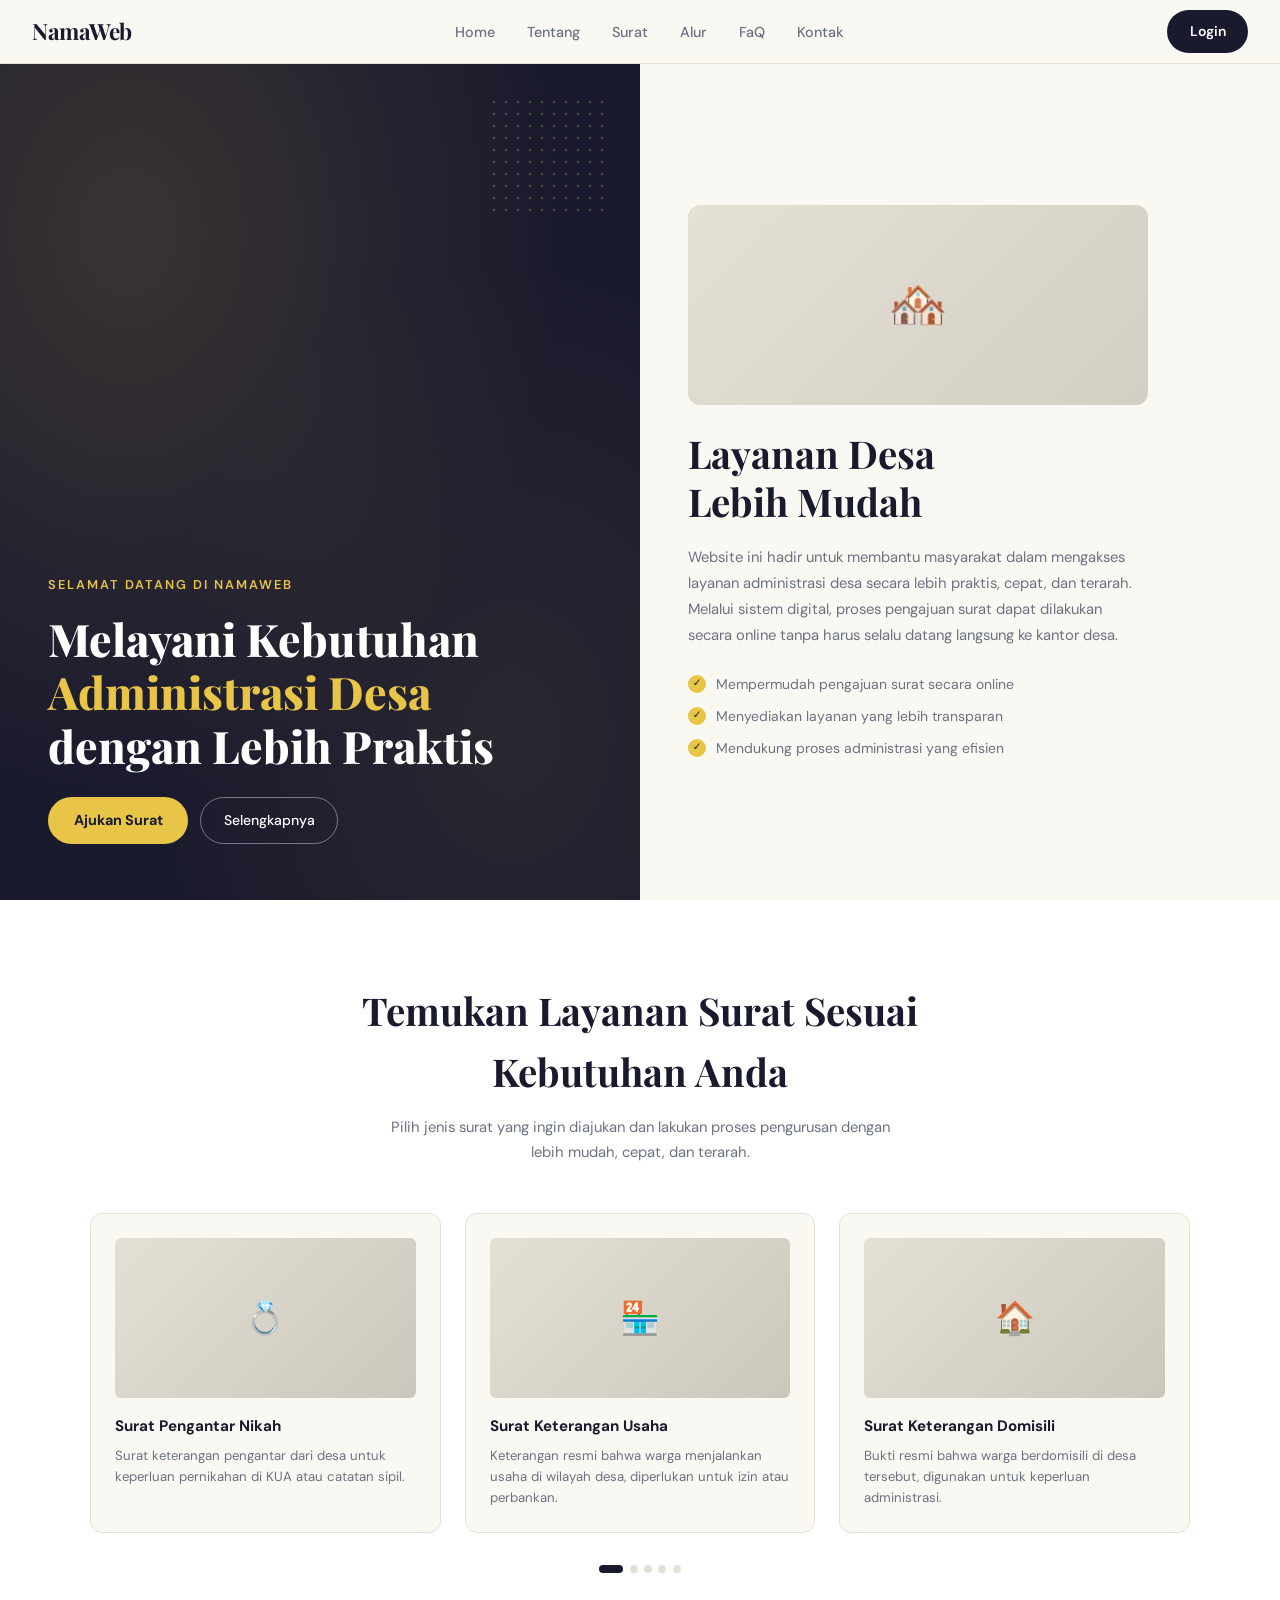
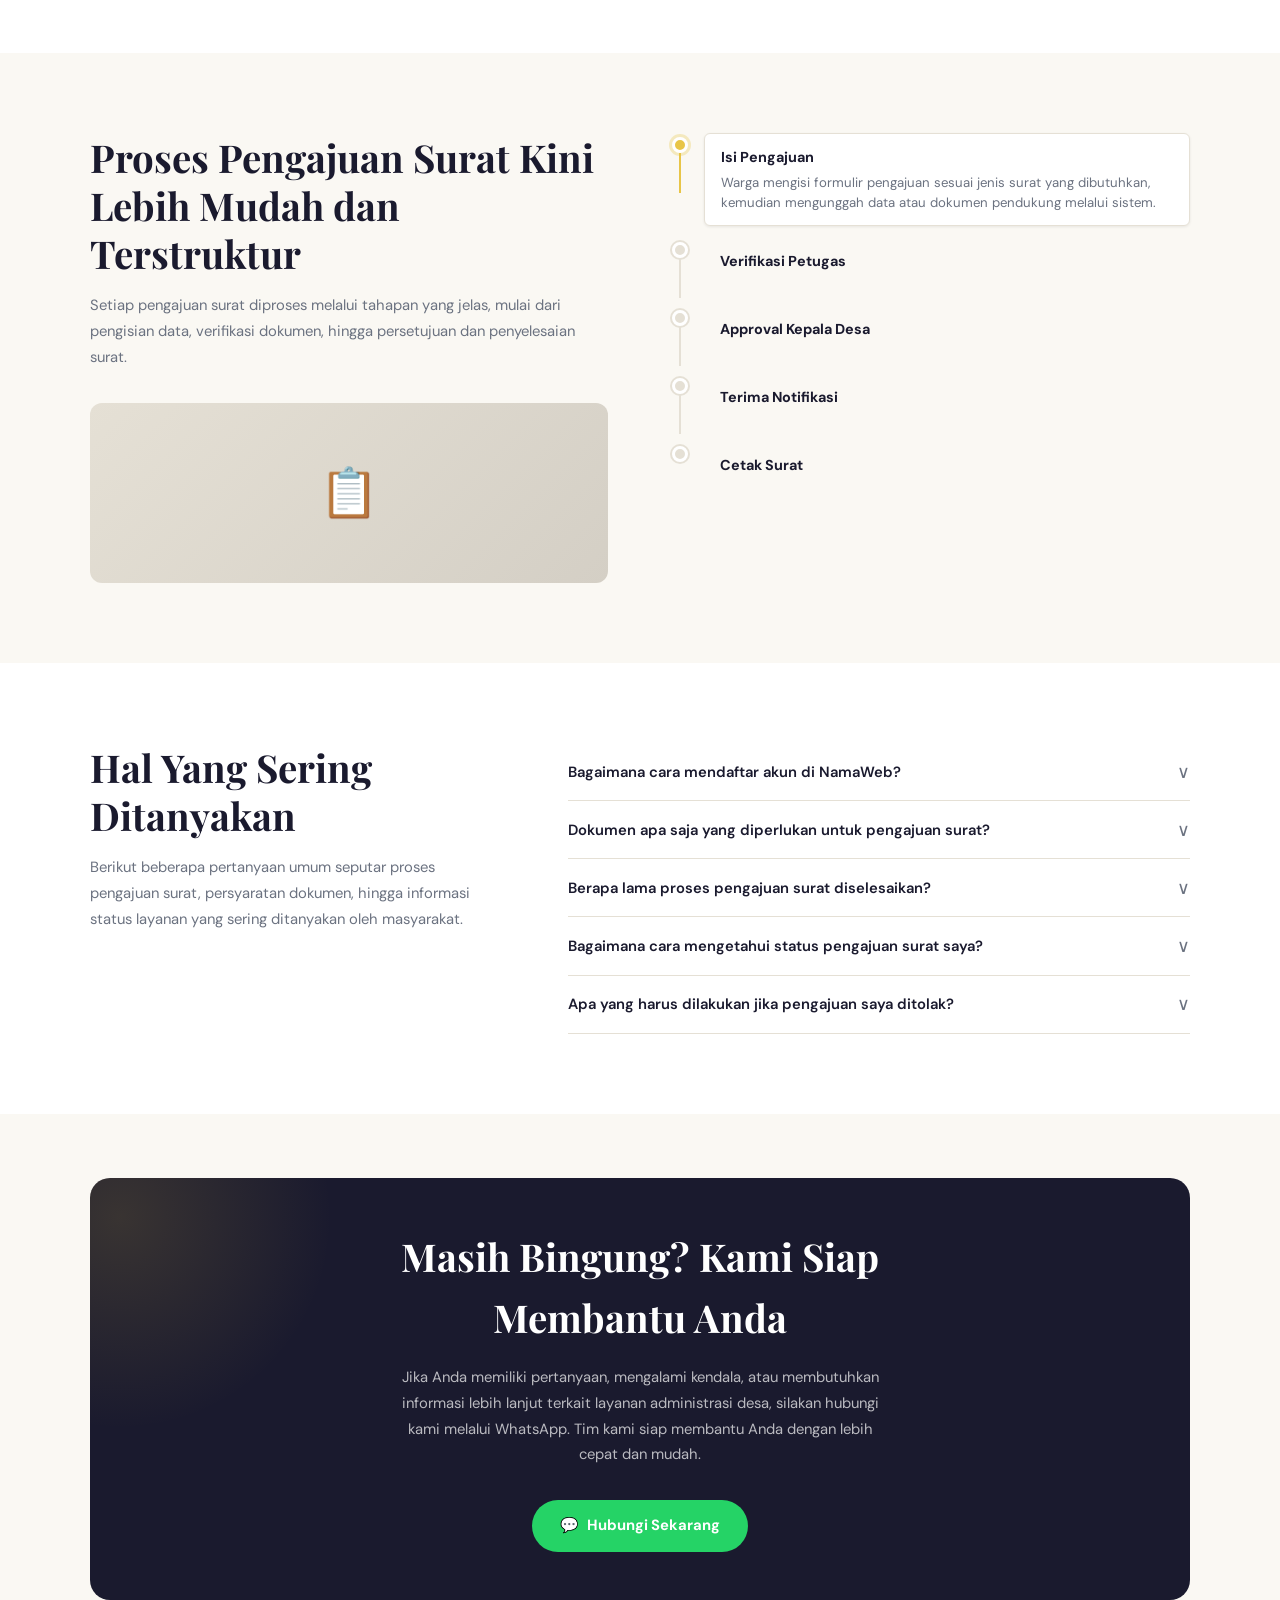
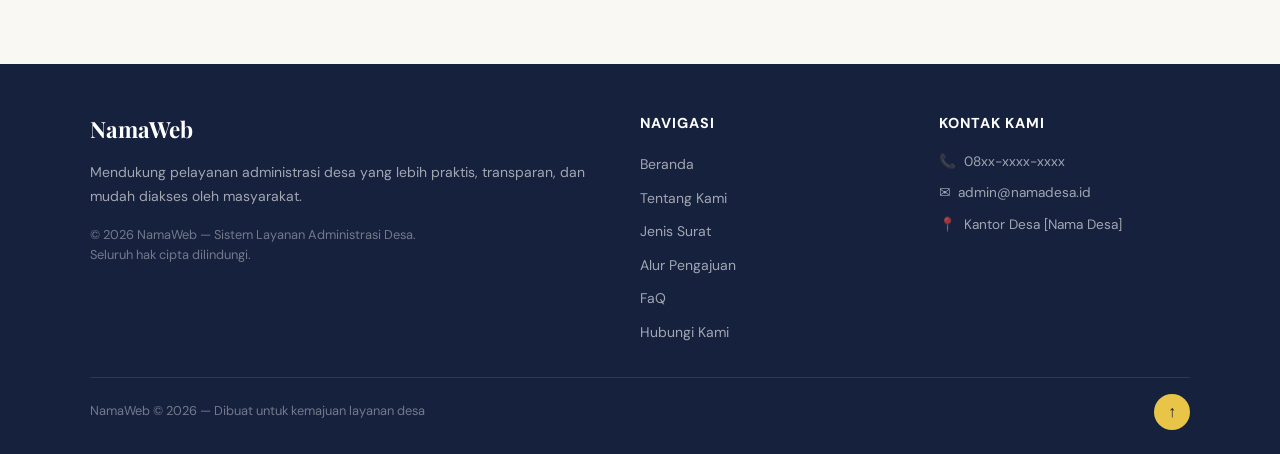
<file: Administrasi Desa before/index.html>
<!DOCTYPE html>
<html lang="id">
<head>
  <meta charset="UTF-8" />
  <meta name="viewport" content="width=device-width, initial-scale=1.0" />
  <title>NamaWeb - Sistem Layanan Administrasi Desa</title>
  <meta name="description" content="Layanan administrasi desa secara online yang mudah, cepat, dan transparan." />
  <link rel="stylesheet" href="css/style.css" />
</head>
<body>

  <!-- ============================================
       NAVBAR / HEADER UTAMA
       ============================================ -->
  <header id="navbar" class="navbar">
    <!-- Logo -->
    <a href="index.html" class="navbar-logo">NamaWeb</a>

    <!-- Menu navigasi (tersembunyi di mobile) -->
    <ul id="menuNavbar" class="navbar-menu">
      <li><a href="index.html">Home</a></li>
      <li><a href="tentang.html">Tentang</a></li>
      <li><a href="index.html#surat">Surat</a></li>
      <li><a href="index.html#alur">Alur</a></li>
      <li><a href="index.html#faq">FaQ</a></li>
      <li><a href="kontak.html">Kontak</a></li>
    </ul>

    <!-- Aksi navbar -->
    <div class="navbar-aksi">
      <a href="login.html" class="btn-primer">Login</a>
      <!-- Tombol hamburger untuk mobile -->
      <button id="tombolHamburger" class="tombol-hamburger" aria-label="Buka menu" aria-expanded="false">
        <span></span>
        <span></span>
        <span></span>
      </button>
    </div>
  </header>

  <!-- ============================================
       HERO SECTION - Bagian utama halaman depan
       ============================================ -->
  <section class="hero">

    <!-- KIRI: Judul dan CTA utama -->
    <div class="hero-kiri">
      <div class="hero-kiri-konten">
        <!-- Label kecil di atas judul -->
        <span class="hero-label">Selamat Datang di NamaWeb</span>

        <!-- Judul utama hero -->
        <h1>Melayani Kebutuhan<br /><span>Administrasi Desa</span><br />dengan Lebih Praktis</h1>

        <!-- Tombol CTA (Call to Action) -->
        <div class="hero-tombol">
          <a href="dashboard.html" class="btn-aksen">Ajukan Surat</a>
          <a href="tentang.html" class="btn-sekunder" style="border-color:rgba(255,255,255,0.4);color:white;">
            Selengkapnya
          </a>
        </div>
      </div>
    </div>

    <!-- KANAN: Deskripsi layanan dan fitur -->
    <div class="hero-kanan">
      <div class="hero-kanan-konten">

        <!-- Gambar/ilustrasi placeholder -->
        <div class="hero-gambar">
          <span style="font-size:3rem;">🏘️</span>
        </div>

        <!-- Judul deskripsi -->
        <h2>Layanan Desa<br />Lebih Mudah</h2>

        <!-- Paragraf deskripsi -->
        <p>
          Website ini hadir untuk membantu masyarakat dalam mengakses layanan administrasi desa
          secara lebih praktis, cepat, dan terarah. Melalui sistem digital, proses pengajuan
          surat dapat dilakukan secara online tanpa harus selalu datang langsung ke kantor desa.
        </p>

        <!-- Daftar fitur utama -->
        <ul class="daftar-fitur">
          <li>
            <span class="ikon-centang">✓</span>
            Mempermudah pengajuan surat secara online
          </li>
          <li>
            <span class="ikon-centang">✓</span>
            Menyediakan layanan yang lebih transparan
          </li>
          <li>
            <span class="ikon-centang">✓</span>
            Mendukung proses administrasi yang efisien
          </li>
        </ul>
      </div>
    </div>
  </section>

  <!-- ============================================
       SEKSI JENIS SURAT LAYANAN
       ============================================ -->
  <section id="surat" class="seksi-layanan">
    <div class="kontainer">

      <!-- Judul seksi -->
      <div class="judul-seksi">
        <h2>Temukan Layanan Surat Sesuai<br />Kebutuhan Anda</h2>
        <p>Pilih jenis surat yang ingin diajukan dan lakukan proses pengurusan dengan lebih mudah, cepat, dan terarah.</p>
      </div>

      <!-- Grid kartu jenis surat -->
      <div class="grid-layanan">

        <!-- Kartu: Surat Pengantar Nikah -->
        <div class="kartu-layanan" onclick="window.location.href='dashboard.html'">
          <div class="kartu-layanan-gambar">💍</div>
          <h3>Surat Pengantar Nikah</h3>
          <p>Surat keterangan pengantar dari desa untuk keperluan pernikahan di KUA atau catatan sipil.</p>
        </div>

        <!-- Kartu: Surat Keterangan Usaha -->
        <div class="kartu-layanan" onclick="window.location.href='dashboard.html'">
          <div class="kartu-layanan-gambar">🏪</div>
          <h3>Surat Keterangan Usaha</h3>
          <p>Keterangan resmi bahwa warga menjalankan usaha di wilayah desa, diperlukan untuk izin atau perbankan.</p>
        </div>

        <!-- Kartu: Surat Keterangan Domisili -->
        <div class="kartu-layanan" onclick="window.location.href='dashboard.html'">
          <div class="kartu-layanan-gambar">🏠</div>
          <h3>Surat Keterangan Domisili</h3>
          <p>Bukti resmi bahwa warga berdomisili di desa tersebut, digunakan untuk keperluan administrasi.</p>
        </div>

      </div>

      <!-- Indikator pagination (hanya dekoratif) -->
      <div class="pagination-titik">
        <span class="aktif"></span>
        <span></span>
        <span></span>
        <span></span>
        <span></span>
      </div>
    </div>
  </section>

  <!-- ============================================
       SEKSI ALUR PENGAJUAN
       ============================================ -->
  <section id="alur" class="seksi-alur">
    <div class="kontainer">
      <div class="grid-alur">

        <!-- KIRI: Judul dan deskripsi alur -->
        <div class="alur-judul">
          <h2>Proses Pengajuan Surat Kini Lebih Mudah dan Terstruktur</h2>
          <p>
            Setiap pengajuan surat diproses melalui tahapan yang jelas, mulai dari pengisian data,
            verifikasi dokumen, hingga persetujuan dan penyelesaian surat.
          </p>

          <!-- Gambar ilustrasi -->
          <div class="alur-gambar" style="height:180px;">
            <span style="font-size:3rem;">📋</span>
          </div>
        </div>

        <!-- KANAN: Timeline tahapan -->
        <div>
          <!-- Item timeline: Isi Pengajuan (aktif secara default) -->
          <div class="item-timeline aktif">
            <div class="timeline-kiri">
              <div class="titik-timeline"></div>
              <div class="garis-timeline"></div>
            </div>
            <div class="konten-timeline">
              <h4>Isi Pengajuan</h4>
              <p>Warga mengisi formulir pengajuan sesuai jenis surat yang dibutuhkan, kemudian mengunggah data atau dokumen pendukung melalui sistem.</p>
            </div>
          </div>

          <!-- Item timeline: Verifikasi Petugas -->
          <div class="item-timeline">
            <div class="timeline-kiri">
              <div class="titik-timeline"></div>
              <div class="garis-timeline"></div>
            </div>
            <div class="konten-timeline">
              <h4>Verifikasi Petugas</h4>
              <p>Petugas desa memeriksa kelengkapan dan keabsahan data serta dokumen yang telah diunggah oleh warga.</p>
            </div>
          </div>

          <!-- Item timeline: Approval Kepala Desa -->
          <div class="item-timeline">
            <div class="timeline-kiri">
              <div class="titik-timeline"></div>
              <div class="garis-timeline"></div>
            </div>
            <div class="konten-timeline">
              <h4>Approval Kepala Desa</h4>
              <p>Kepala desa meninjau dan memberikan persetujuan resmi atas pengajuan yang telah diverifikasi petugas.</p>
            </div>
          </div>

          <!-- Item timeline: Terima Notifikasi -->
          <div class="item-timeline">
            <div class="timeline-kiri">
              <div class="titik-timeline"></div>
              <div class="garis-timeline"></div>
            </div>
            <div class="konten-timeline">
              <h4>Terima Notifikasi</h4>
              <p>Warga mendapat notifikasi status pengajuan secara real-time melalui dashboard.</p>
            </div>
          </div>

          <!-- Item timeline: Cetak Surat (terakhir, tanpa garis bawah) -->
          <div class="item-timeline">
            <div class="timeline-kiri">
              <div class="titik-timeline"></div>
            </div>
            <div class="konten-timeline">
              <h4>Cetak Surat</h4>
              <p>Setelah disetujui, warga dapat mengunduh dan mencetak surat langsung dari sistem.</p>
            </div>
          </div>

        </div>
      </div>
    </div>
  </section>

  <!-- ============================================
       SEKSI FAQ (PERTANYAAN YANG SERING DITANYAKAN)
       ============================================ -->
  <section id="faq" class="seksi-faq">
    <div class="kontainer">
      <div class="grid-faq">

        <!-- KIRI: Judul FAQ -->
        <div class="faq-judul">
          <h2>Hal Yang Sering Ditanyakan</h2>
          <p>
            Berikut beberapa pertanyaan umum seputar proses pengajuan surat, persyaratan dokumen,
            hingga informasi status layanan yang sering ditanyakan oleh masyarakat.
          </p>
        </div>

        <!-- KANAN: Daftar pertanyaan accordion -->
        <div class="daftar-faq">

          <!-- FAQ Item 1 -->
          <div class="item-faq">
            <button class="pertanyaan-faq">
              Bagaimana cara mendaftar akun di NamaWeb?
              <span class="ikon-faq">∨</span>
            </button>
            <div class="jawaban-faq">
              <p>
                Klik tombol "Login" di pojok kanan atas, lalu pilih "Sign Up" untuk membuat akun baru.
                Isi formulir pendaftaran dengan data diri yang valid sesuai KTP, kemudian klik Register.
                Akun Anda langsung dapat digunakan setelah pendaftaran berhasil.
              </p>
            </div>
          </div>

          <!-- FAQ Item 2 -->
          <div class="item-faq">
            <button class="pertanyaan-faq">
              Dokumen apa saja yang diperlukan untuk pengajuan surat?
              <span class="ikon-faq">∨</span>
            </button>
            <div class="jawaban-faq">
              <p>
                Dokumen yang umumnya diperlukan adalah foto KTP dan Kartu Keluarga (KK) dalam format PDF atau gambar.
                Untuk jenis surat tertentu mungkin diperlukan dokumen tambahan seperti akta nikah, sertifikat usaha,
                atau dokumen lain sesuai jenis surat yang diajukan.
              </p>
            </div>
          </div>

          <!-- FAQ Item 3 -->
          <div class="item-faq">
            <button class="pertanyaan-faq">
              Berapa lama proses pengajuan surat diselesaikan?
              <span class="ikon-faq">∨</span>
            </button>
            <div class="jawaban-faq">
              <p>
                Proses pengajuan surat biasanya diselesaikan dalam 1-3 hari kerja, tergantung kelengkapan dokumen
                dan antrean pengajuan yang ada. Anda dapat memantau status pengajuan secara real-time melalui
                dashboard riwayat pengajuan.
              </p>
            </div>
          </div>

          <!-- FAQ Item 4 -->
          <div class="item-faq">
            <button class="pertanyaan-faq">
              Bagaimana cara mengetahui status pengajuan surat saya?
              <span class="ikon-faq">∨</span>
            </button>
            <div class="jawaban-faq">
              <p>
                Login ke akun Anda, lalu buka menu "Riwayat Pengajuan" di sidebar. Di sana Anda dapat melihat
                status terkini setiap pengajuan surat, mulai dari Menunggu, Verifikasi Petugas,
                Persetujuan Kades, Disetujui, atau Ditolak beserta keterangannya.
              </p>
            </div>
          </div>

          <!-- FAQ Item 5 -->
          <div class="item-faq">
            <button class="pertanyaan-faq">
              Apa yang harus dilakukan jika pengajuan saya ditolak?
              <span class="ikon-faq">∨</span>
            </button>
            <div class="jawaban-faq">
              <p>
                Jika pengajuan ditolak, Anda akan menerima notifikasi beserta alasan penolakan.
                Silakan perbaiki data atau lengkapi dokumen sesuai catatan yang diberikan, kemudian
                ajukan kembali melalui menu Ajukan Surat. Pastikan semua dokumen sudah benar sebelum mengajukan ulang.
              </p>
            </div>
          </div>

        </div>
      </div>
    </div>
  </section>

  <!-- ============================================
       SEKSI KONTAK / CTA (CALL TO ACTION)
       ============================================ -->
  <section class="seksi-kontak">
    <div class="kontainer">
      <div class="kartu-kontak">
        <h2>Masih Bingung? Kami Siap<br />Membantu Anda</h2>
        <p>
          Jika Anda memiliki pertanyaan, mengalami kendala, atau membutuhkan informasi lebih lanjut
          terkait layanan administrasi desa, silakan hubungi kami melalui WhatsApp.
          Tim kami siap membantu Anda dengan lebih cepat dan mudah.
        </p>
        <!-- Tombol hubungi via WhatsApp -->
        <a href="https://wa.me/0812345678" class="btn-whatsapp" target="_blank" rel="noopener">
          <span>💬</span>
          Hubungi Sekarang
        </a>
      </div>
    </div>
  </section>

  <!-- ============================================
       FOOTER
       ============================================ -->
  <footer>
    <div class="footer-grid">

      <!-- Kolom 1: Info NamaWeb -->
      <div>
        <div class="footer-logo">NamaWeb</div>
        <p class="footer-deskripsi">
          Mendukung pelayanan administrasi desa yang lebih praktis, transparan, dan mudah diakses oleh masyarakat.
        </p>
        <p class="footer-copyright">© 2026 NamaWeb — Sistem Layanan Administrasi Desa.<br />Seluruh hak cipta dilindungi.</p>
      </div>

      <!-- Kolom 2: Navigasi -->
      <div>
        <div class="footer-judul-kolom">Navigasi</div>
        <ul class="footer-link">
          <li><a href="index.html">Beranda</a></li>
          <li><a href="tentang.html">Tentang Kami</a></li>
          <li><a href="index.html#surat">Jenis Surat</a></li>
          <li><a href="index.html#alur">Alur Pengajuan</a></li>
          <li><a href="index.html#faq">FaQ</a></li>
          <li><a href="kontak.html">Hubungi Kami</a></li>
        </ul>
      </div>

      <!-- Kolom 3: Kontak -->
      <div>
        <div class="footer-judul-kolom">Kontak Kami</div>
        <ul class="footer-kontak">
          <li><span>📞</span> 08xx-xxxx-xxxx</li>
          <li><span>✉️</span> admin@namadesa.id</li>
          <li><span>📍</span> Kantor Desa [Nama Desa]</li>
        </ul>
      </div>

    </div>

    <!-- Garis pemisah -->
    <hr class="footer-garis" style="max-width:1100px;margin:0 auto 1rem;" />

    <!-- Bawah footer: copyright dan tombol atas -->
    <div class="footer-bawah">
      <p>NamaWeb © 2026 — Dibuat untuk kemajuan layanan desa</p>
      <!-- Tombol scroll ke atas halaman -->
      <button class="btn-atas" onclick="scrollKeAtas()" aria-label="Kembali ke atas">↑</button>
    </div>
  </footer>

  <!-- Load JavaScript utama -->
  <script src="js/main.js"></script>
</body>
</html>
</file>
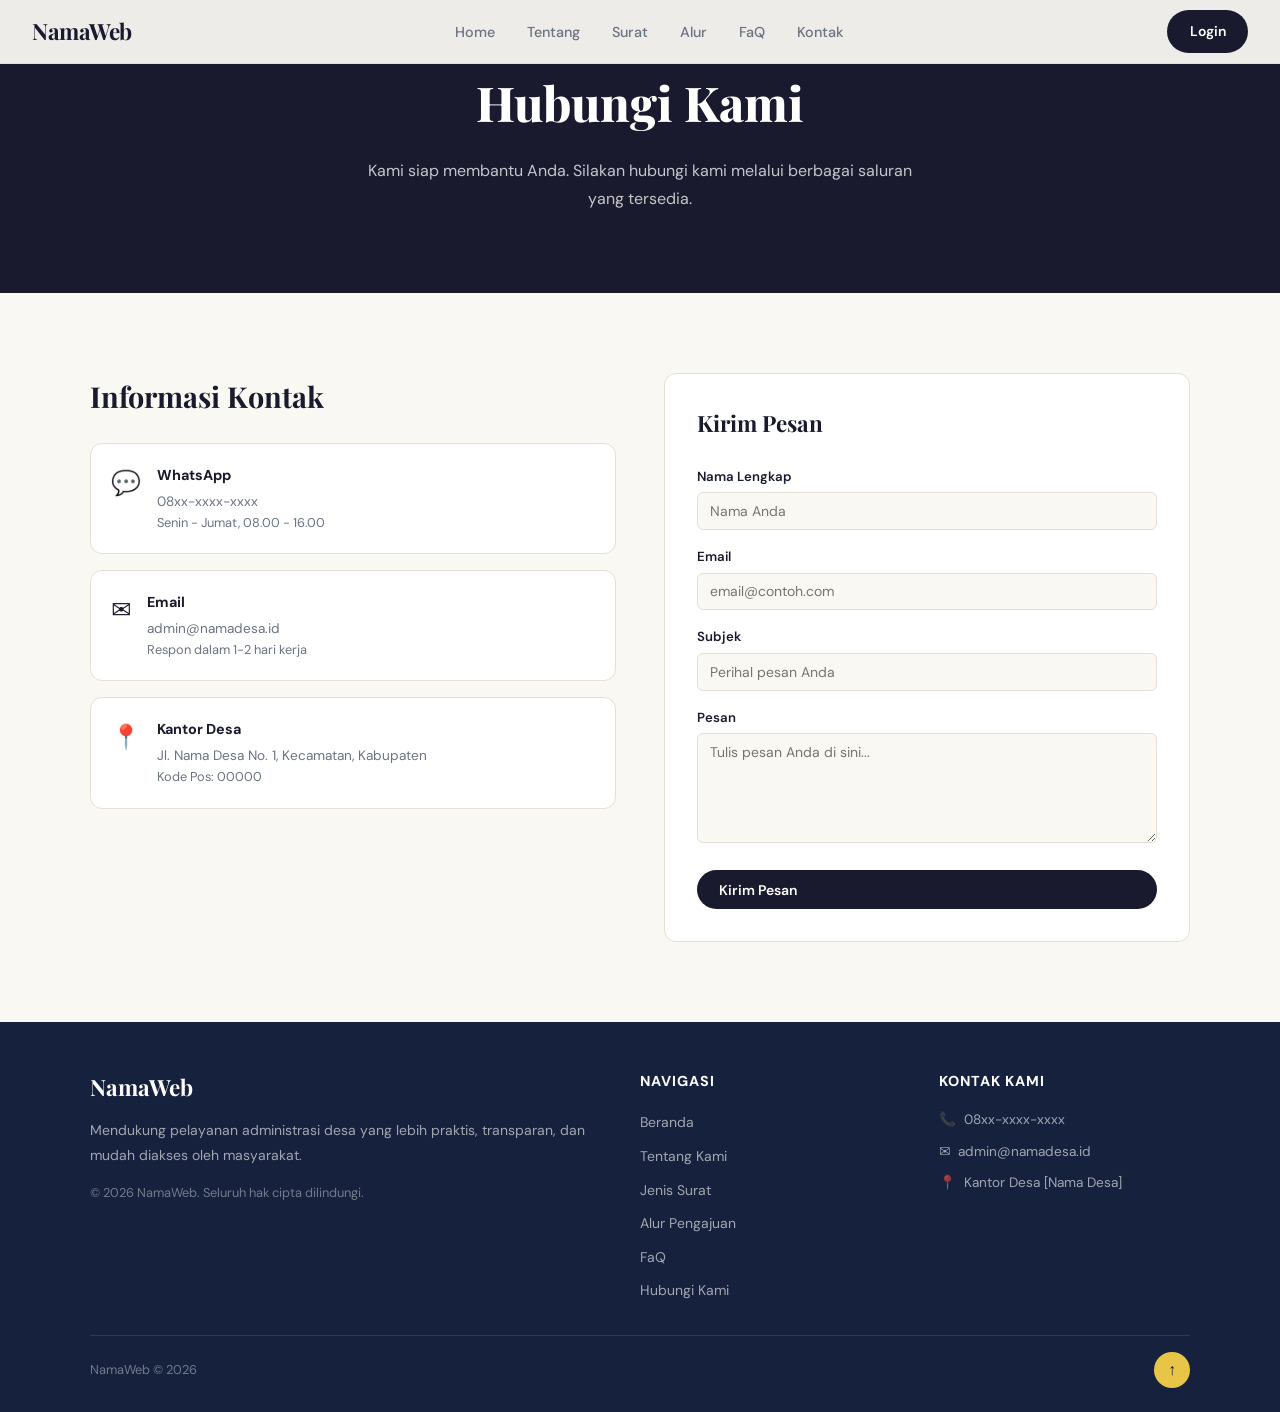
<file: kontak.html>
<!DOCTYPE html>
<html lang="id">
<head>
  <meta charset="UTF-8" />
  <meta name="viewport" content="width=device-width, initial-scale=1.0" />
  <title>Kontak - NamaWeb</title>
  <link rel="stylesheet" href="css/style.css" />
</head>
<body>

  <!-- ============================================
       HALAMAN KONTAK
       ============================================ -->

  <!-- Navbar -->
  <header id="navbar" class="navbar">
    <a href="index.html" class="navbar-logo">NamaWeb</a>
    <ul id="menuNavbar" class="navbar-menu">
      <li><a href="index.html">Home</a></li>
      <li><a href="tentang.html">Tentang</a></li>
      <li><a href="index.html#surat">Surat</a></li>
      <li><a href="index.html#alur">Alur</a></li>
      <li><a href="index.html#faq">FaQ</a></li>
      <li><a href="kontak.html">Kontak</a></li>
    </ul>
    <div class="navbar-aksi">
      <a href="login.html" class="btn-primer">Login</a>
      <button id="tombolHamburger" class="tombol-hamburger" aria-label="Buka menu">
        <span></span><span></span><span></span>
      </button>
    </div>
  </header>

  <!-- Hero kontak -->
  <section class="hero-tentang padding-halaman">
    <h1>Hubungi Kami</h1>
    <p>Kami siap membantu Anda. Silakan hubungi kami melalui berbagai saluran yang tersedia.</p>
  </section>

  <!-- Konten kontak -->
  <section style="padding:5rem 2rem;background:var(--warna-bg);">
    <div class="kontainer">

      <div style="display:grid;grid-template-columns:1fr 1fr;gap:3rem;align-items:start;">

        <!-- KIRI: Informasi kontak -->
        <div>
          <h2 style="font-family:var(--font-judul);font-size:1.8rem;font-weight:700;margin-bottom:1.5rem;">
            Informasi Kontak
          </h2>

          <!-- Kartu WhatsApp -->
          <div style="background:var(--warna-bg-kartu);border:1px solid var(--warna-border);border-radius:var(--radius-sedang);padding:1.25rem;margin-bottom:1rem;display:flex;gap:1rem;align-items:flex-start;">
            <div style="font-size:1.5rem;">💬</div>
            <div>
              <div style="font-weight:700;margin-bottom:0.25rem;font-size:0.9rem;">WhatsApp</div>
              <p style="color:var(--warna-teks-muda);font-size:0.85rem;">08xx-xxxx-xxxx</p>
              <p style="color:var(--warna-teks-muda);font-size:0.8rem;">Senin - Jumat, 08.00 - 16.00</p>
            </div>
          </div>

          <!-- Kartu Email -->
          <div style="background:var(--warna-bg-kartu);border:1px solid var(--warna-border);border-radius:var(--radius-sedang);padding:1.25rem;margin-bottom:1rem;display:flex;gap:1rem;align-items:flex-start;">
            <div style="font-size:1.5rem;">✉️</div>
            <div>
              <div style="font-weight:700;margin-bottom:0.25rem;font-size:0.9rem;">Email</div>
              <p style="color:var(--warna-teks-muda);font-size:0.85rem;">admin@namadesa.id</p>
              <p style="color:var(--warna-teks-muda);font-size:0.8rem;">Respon dalam 1-2 hari kerja</p>
            </div>
          </div>

          <!-- Kartu Alamat Kantor -->
          <div style="background:var(--warna-bg-kartu);border:1px solid var(--warna-border);border-radius:var(--radius-sedang);padding:1.25rem;display:flex;gap:1rem;align-items:flex-start;">
            <div style="font-size:1.5rem;">📍</div>
            <div>
              <div style="font-weight:700;margin-bottom:0.25rem;font-size:0.9rem;">Kantor Desa</div>
              <p style="color:var(--warna-teks-muda);font-size:0.85rem;">Jl. Nama Desa No. 1, Kecamatan, Kabupaten</p>
              <p style="color:var(--warna-teks-muda);font-size:0.8rem;">Kode Pos: 00000</p>
            </div>
          </div>
        </div>

        <!-- KANAN: Form pesan -->
        <div style="background:var(--warna-bg-kartu);border:1px solid var(--warna-border);border-radius:var(--radius-sedang);padding:2rem;">
          <h2 style="font-family:var(--font-judul);font-size:1.4rem;font-weight:700;margin-bottom:1.5rem;">
            Kirim Pesan
          </h2>

          <!-- Form kontak -->
          <form onsubmit="kirimPesan(event)">

            <!-- Input nama -->
            <div class="grup-form" style="margin-bottom:1rem;">
              <label for="konNama" style="display:block;font-size:0.825rem;font-weight:600;margin-bottom:0.35rem;">
                Nama Lengkap
              </label>
              <input type="text" id="konNama" class="input-form" placeholder="Nama Anda" required />
            </div>

            <!-- Input email -->
            <div class="grup-form" style="margin-bottom:1rem;">
              <label for="konEmail" style="display:block;font-size:0.825rem;font-weight:600;margin-bottom:0.35rem;">
                Email
              </label>
              <input type="email" id="konEmail" class="input-form" placeholder="email@contoh.com" required />
            </div>

            <!-- Input subjek -->
            <div class="grup-form" style="margin-bottom:1rem;">
              <label for="konSubjek" style="display:block;font-size:0.825rem;font-weight:600;margin-bottom:0.35rem;">
                Subjek
              </label>
              <input type="text" id="konSubjek" class="input-form" placeholder="Perihal pesan Anda" required />
            </div>

            <!-- Textarea pesan -->
            <div class="grup-form" style="margin-bottom:1.25rem;">
              <label for="konPesan" style="display:block;font-size:0.825rem;font-weight:600;margin-bottom:0.35rem;">
                Pesan
              </label>
              <textarea
                id="konPesan"
                class="input-form"
                rows="5"
                placeholder="Tulis pesan Anda di sini..."
                required
                style="resize:vertical;"
              ></textarea>
            </div>

            <!-- Tombol kirim -->
            <button type="submit" class="btn-primer" style="width:100%;">Kirim Pesan</button>

          </form>
        </div>

      </div>
    </div>
  </section>

  <!-- Footer -->
  <footer>
    <div class="footer-grid">
      <div>
        <div class="footer-logo">NamaWeb</div>
        <p class="footer-deskripsi">Mendukung pelayanan administrasi desa yang lebih praktis, transparan, dan mudah diakses oleh masyarakat.</p>
        <p class="footer-copyright">© 2026 NamaWeb. Seluruh hak cipta dilindungi.</p>
      </div>
      <div>
        <div class="footer-judul-kolom">Navigasi</div>
        <ul class="footer-link">
          <li><a href="index.html">Beranda</a></li>
          <li><a href="tentang.html">Tentang Kami</a></li>
          <li><a href="index.html#surat">Jenis Surat</a></li>
          <li><a href="index.html#alur">Alur Pengajuan</a></li>
          <li><a href="index.html#faq">FaQ</a></li>
          <li><a href="kontak.html">Hubungi Kami</a></li>
        </ul>
      </div>
      <div>
        <div class="footer-judul-kolom">Kontak Kami</div>
        <ul class="footer-kontak">
          <li><span>📞</span> 08xx-xxxx-xxxx</li>
          <li><span>✉️</span> admin@namadesa.id</li>
          <li><span>📍</span> Kantor Desa [Nama Desa]</li>
        </ul>
      </div>
    </div>
    <hr class="footer-garis" style="max-width:1100px;margin:0 auto 1rem;" />
    <div class="footer-bawah">
      <p>NamaWeb © 2026</p>
      <button class="btn-atas" onclick="scrollKeAtas()">↑</button>
    </div>
  </footer>

  <script src="js/main.js"></script>
  <script>
    // Fungsi kirim pesan form kontak (simulasi)
    function kirimPesan(e) {
      e.preventDefault();
      tampilkanLoading(e.submitter);
      setTimeout(function () {
        alert('Pesan Anda berhasil dikirim! Kami akan menghubungi Anda segera.');
        e.target.reset();
        if (e.submitter) {
          e.submitter.textContent = 'Kirim Pesan';
          e.submitter.disabled = false;
        }
      }, 800);
    }
  </script>
</body>
</html>
</file>
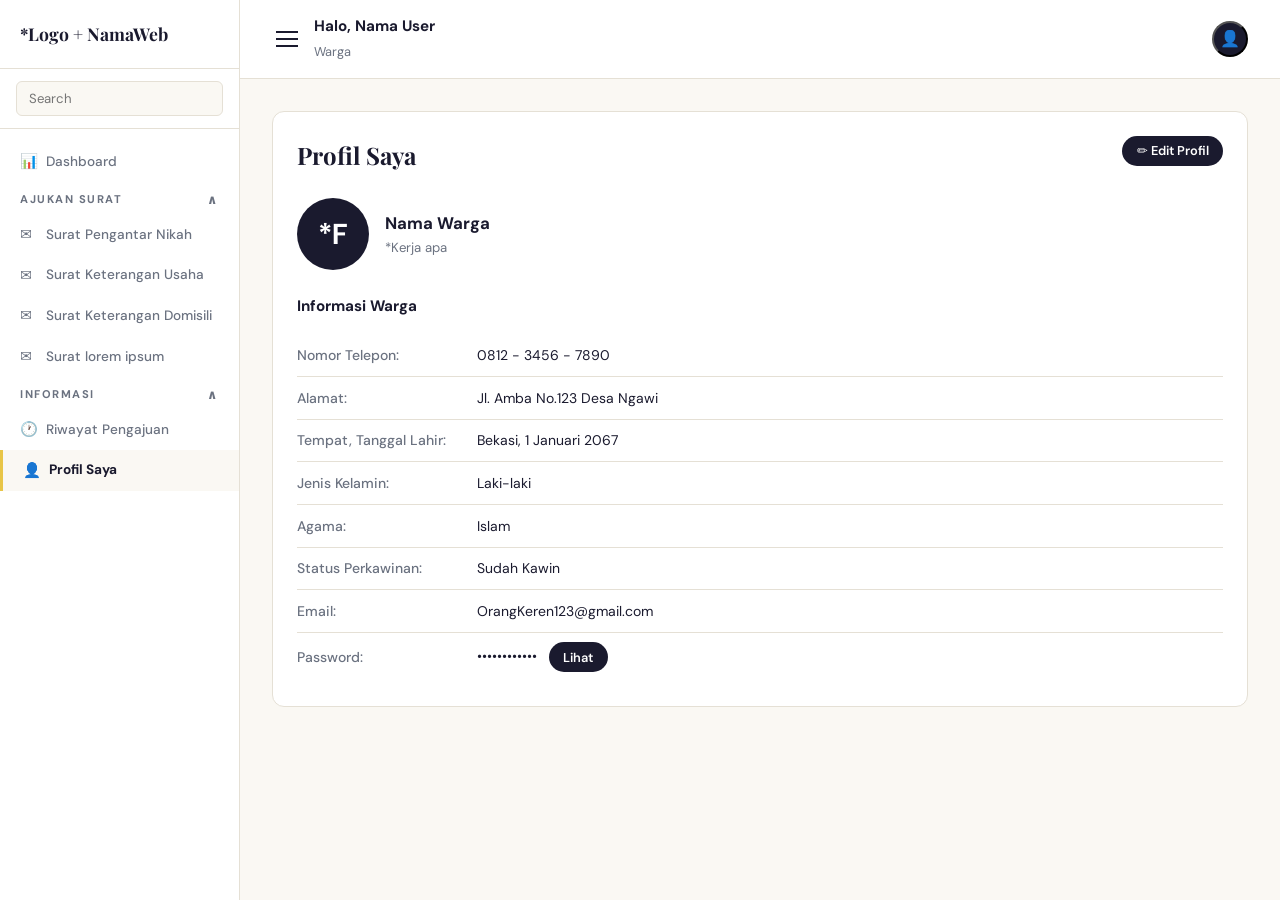
<file: profil.html>
<!DOCTYPE html>
<html lang="id">
<head>
  <meta charset="UTF-8" />
  <meta name="viewport" content="width=device-width, initial-scale=1.0" />
  <title>Profil Saya - NamaWeb</title>
  <link rel="stylesheet" href="css/style.css" />
</head>
<body>

  <!-- ============================================
       HALAMAN PROFIL WARGA
       Menampilkan dan memperbarui data profil pengguna
       ============================================ -->
  <div class="layout-dashboard">

    <!-- Overlay mobile -->
    <div id="overlaySidebar" class="overlay-sidebar"></div>

    <!-- SIDEBAR -->
    <aside id="sidebar" class="sidebar">
      <div class="sidebar-header">*Logo + NamaWeb</div>
      <div class="sidebar-cari">
        <input type="search" class="input-cari" placeholder="Search" />
      </div>
      <nav class="sidebar-nav">
        <a href="dashboard.html" class="sidebar-link">
          <span class="sidebar-link-ikon">📊</span>Dashboard
        </a>
        <div class="sidebar-label">Ajukan Surat <span class="sidebar-label-ikon">∧</span></div>
        <div class="sidebar-sub">
          <a href="pengajuan.html?jenis=nikah" class="sidebar-link">
            <span class="sidebar-link-ikon">✉</span>Surat Pengantar Nikah
          </a>
          <a href="pengajuan.html?jenis=usaha" class="sidebar-link">
            <span class="sidebar-link-ikon">✉</span>Surat Keterangan Usaha
          </a>
          <a href="pengajuan.html?jenis=domisili" class="sidebar-link">
            <span class="sidebar-link-ikon">✉</span>Surat Keterangan Domisili
          </a>
          <a href="pengajuan.html?jenis=lainnya" class="sidebar-link">
            <span class="sidebar-link-ikon">✉</span>Surat lorem ipsum
          </a>
        </div>
        <div class="sidebar-label">Informasi <span class="sidebar-label-ikon">∧</span></div>
        <div class="sidebar-sub">
          <a href="riwayat.html" class="sidebar-link">
            <span class="sidebar-link-ikon">🕐</span>Riwayat Pengajuan
          </a>
          <a href="profil.html" class="sidebar-link aktif">
            <span class="sidebar-link-ikon">👤</span>Profil Saya
          </a>
        </div>
      </nav>
    </aside>

    <!-- KONTEN UTAMA -->
    <div class="konten-dashboard">

      <!-- Header atas -->
      <header class="header-dashboard">
        <div style="display:flex;align-items:center;gap:0.75rem;">
          <button id="tombolBukaSidebar" class="tombol-hamburger" style="display:flex;">
            <span></span><span></span><span></span>
          </button>
          <div class="header-pengguna">
            <h3>Halo, Nama User</h3>
            <span>Warga</span>
          </div>
        </div>
        <button class="avatar-pengguna" onclick="logout()" title="Keluar">👤</button>
      </header>

      <main class="area-konten">

        <!-- Kartu profil pengguna -->
        <div class="kartu-profil">

          <!-- Header profil: Judul + Tombol edit -->
          <div class="profil-header">
            <h2>Profil Saya</h2>
            <button class="btn-primer btn-kecil" id="tombolEditProfil" onclick="toggleEditProfil()">
              ✏ Edit Profil
            </button>
          </div>

          <!-- Foto avatar dan nama -->
          <div class="profil-avatar">
            <div class="avatar-lingkaran" id="avatarLingkaran">*F</div>
            <div>
              <div class="profil-nama">Nama Warga</div>
              <div class="profil-peran">*Kerja apa</div>
            </div>
          </div>

          <h3 style="font-size:0.95rem;font-weight:700;margin-bottom:1rem;color:var(--warna-teks);">
            Informasi Warga
          </h3>

          <!-- Tabel informasi detail warga -->
          <table class="tabel-profil" id="tabelProfil">
            <tbody>
              <tr>
                <td>Nomor Telepon:</td>
                <td>0812 - 3456 - 7890</td>
              </tr>
              <tr>
                <td>Alamat:</td>
                <td>Jl. Amba No.123 Desa Ngawi</td>
              </tr>
              <tr>
                <td>Tempat, Tanggal Lahir:</td>
                <td>Bekasi, 1 Januari 2067</td>
              </tr>
              <tr>
                <td>Jenis Kelamin:</td>
                <td>Laki-laki</td>
              </tr>
              <tr>
                <td>Agama:</td>
                <td>Islam</td>
              </tr>
              <tr>
                <td>Status Perkawinan:</td>
                <td>Sudah Kawin</td>
              </tr>
              <tr>
                <td>Email:</td>
                <td>OrangKeren123@gmail.com</td>
              </tr>
              <!-- Baris password dengan tombol lihat/sembunyikan -->
              <tr>
                <td>Password:</td>
                <td>
                  <span id="tampilPassword">••••••••••••</span>
                  <!-- Tombol toggle tampil password -->
                  <button
                    class="btn-primer btn-kecil"
                    style="margin-left:0.5rem;"
                    onclick="togglePassword()"
                    id="tombolLihatPassword"
                  >Lihat</button>
                </td>
              </tr>
            </tbody>
          </table>

        </div>

      </main>
    </div>

  </div>

  <script src="js/main.js"></script>
  <script>
    // Password asli (dalam implementasi nyata, jangan simpan di frontend)
    var passwordAsli = 'password123';
    var passwordTersembunyi = true;

    /**
     * Toggle tampil/sembunyikan password
     */
    function togglePassword() {
      const elPassword = document.getElementById('tampilPassword');
      const tombol = document.getElementById('tombolLihatPassword');

      if (passwordTersembunyi) {
        // Tampilkan password
        elPassword.textContent = passwordAsli;
        tombol.textContent = 'Sembunyikan';
        passwordTersembunyi = false;
      } else {
        // Sembunyikan password
        elPassword.textContent = '••••••••••••';
        tombol.textContent = 'Lihat';
        passwordTersembunyi = true;
      }
    }

    /**
     * Toggle mode edit profil
     * Mengubah tampilan tabel menjadi form yang bisa diedit
     */
    function toggleEditProfil() {
      alert('Fitur edit profil akan segera tersedia.\nSilakan hubungi admin untuk mengubah data profil.');
    }
  </script>
</body>
</html>
</file>
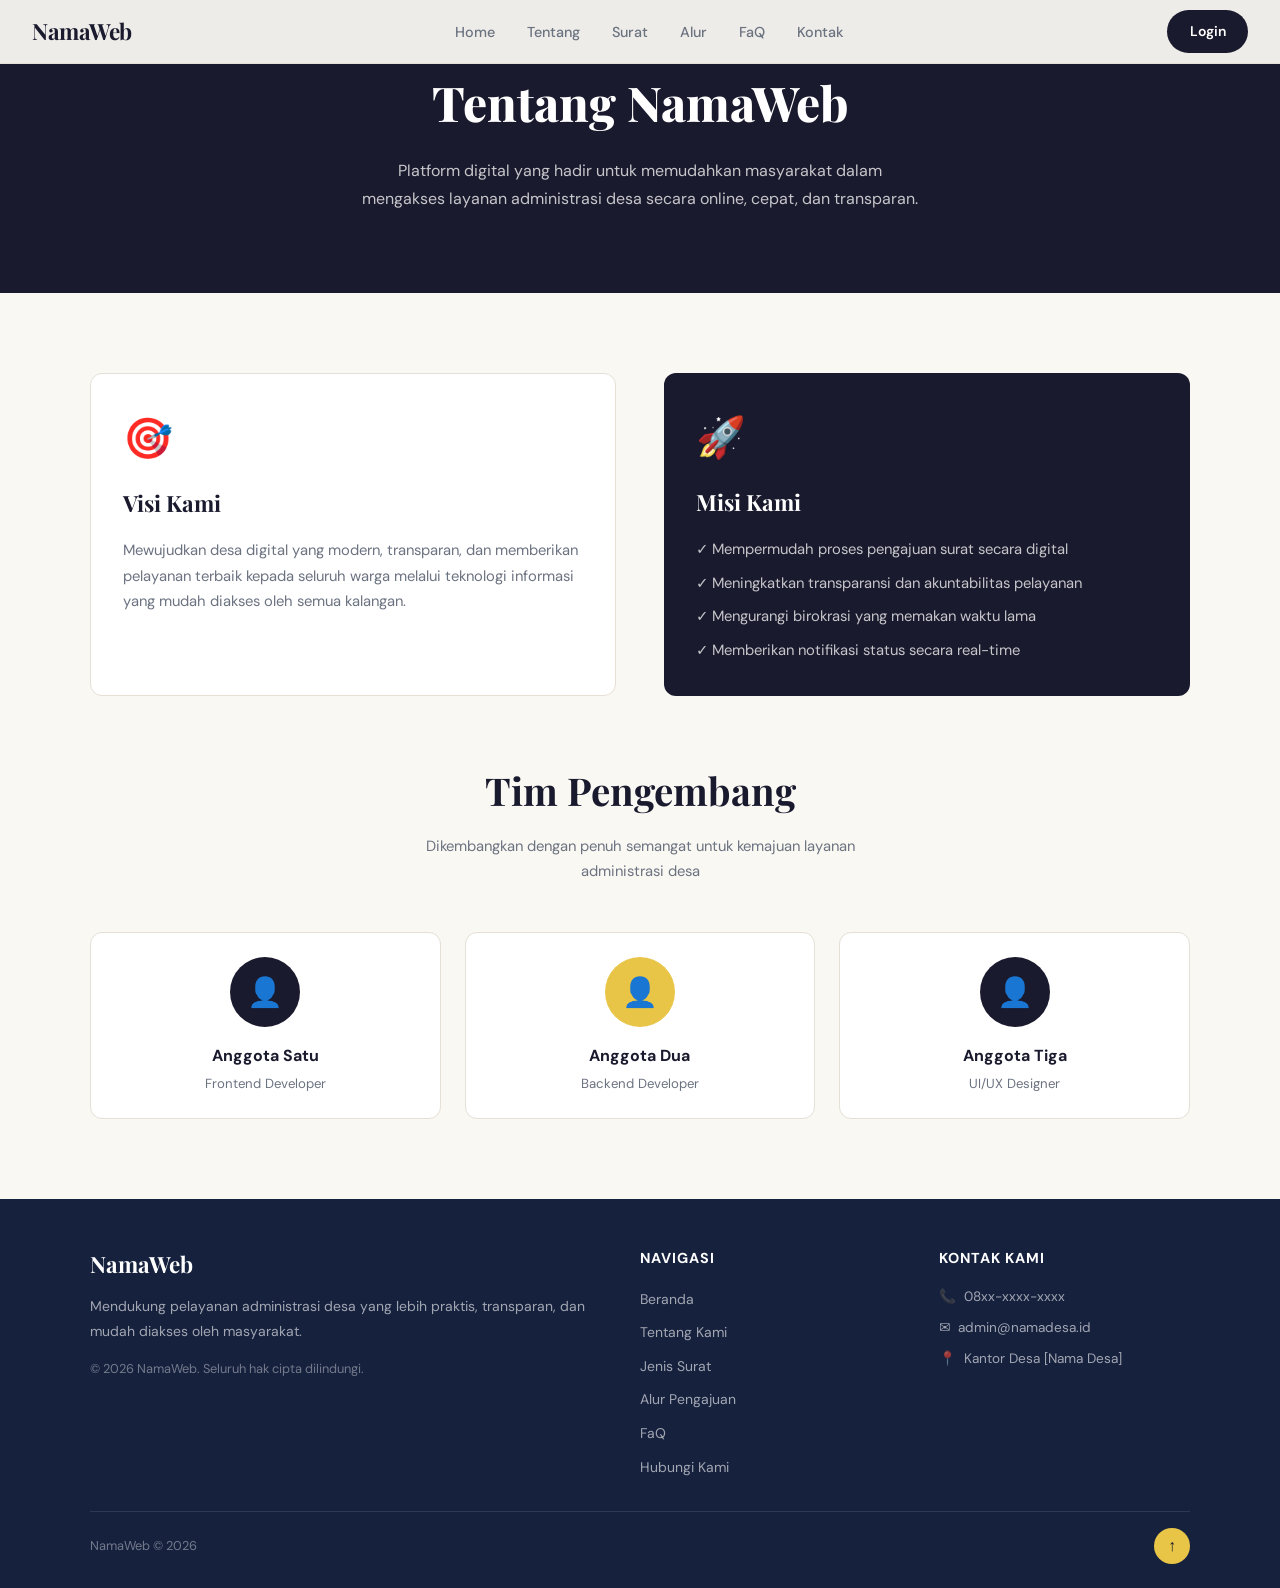
<file: tentang.html>
<!DOCTYPE html>
<html lang="id">
<head>
  <meta charset="UTF-8" />
  <meta name="viewport" content="width=device-width, initial-scale=1.0" />
  <title>Tentang Kami - NamaWeb</title>
  <link rel="stylesheet" href="css/style.css" />
</head>
<body>

  <!-- ============================================
       HALAMAN TENTANG KAMI
       ============================================ -->

  <!-- Navbar sama seperti halaman publik lainnya -->
  <header id="navbar" class="navbar">
    <a href="index.html" class="navbar-logo">NamaWeb</a>
    <ul id="menuNavbar" class="navbar-menu">
      <li><a href="index.html">Home</a></li>
      <li><a href="tentang.html">Tentang</a></li>
      <li><a href="index.html#surat">Surat</a></li>
      <li><a href="index.html#alur">Alur</a></li>
      <li><a href="index.html#faq">FaQ</a></li>
      <li><a href="kontak.html">Kontak</a></li>
    </ul>
    <div class="navbar-aksi">
      <a href="login.html" class="btn-primer">Login</a>
      <button id="tombolHamburger" class="tombol-hamburger" aria-label="Buka menu">
        <span></span><span></span><span></span>
      </button>
    </div>
  </header>

  <!-- Hero section halaman tentang -->
  <section class="hero-tentang padding-halaman">
    <h1>Tentang NamaWeb</h1>
    <p>
      Platform digital yang hadir untuk memudahkan masyarakat dalam mengakses
      layanan administrasi desa secara online, cepat, dan transparan.
    </p>
  </section>

  <!-- Konten tentang: Visi, Misi, dan Tim -->
  <section style="padding:5rem 2rem;background:var(--warna-bg);">
    <div class="kontainer">

      <!-- Visi dan Misi -->
      <div style="display:grid;grid-template-columns:1fr 1fr;gap:3rem;margin-bottom:4rem;">

        <!-- Visi -->
        <div style="background:var(--warna-bg-kartu);border:1px solid var(--warna-border);border-radius:var(--radius-sedang);padding:2rem;">
          <div style="font-size:2.5rem;margin-bottom:1rem;">🎯</div>
          <h2 style="font-family:var(--font-judul);font-size:1.4rem;font-weight:700;margin-bottom:1rem;">
            Visi Kami
          </h2>
          <p style="color:var(--warna-teks-muda);line-height:1.75;font-size:0.925rem;">
            Mewujudkan desa digital yang modern, transparan, dan memberikan pelayanan terbaik
            kepada seluruh warga melalui teknologi informasi yang mudah diakses oleh semua kalangan.
          </p>
        </div>

        <!-- Misi -->
        <div style="background:var(--warna-primer);border-radius:var(--radius-sedang);padding:2rem;">
          <div style="font-size:2.5rem;margin-bottom:1rem;">🚀</div>
          <h2 style="font-family:var(--font-judul);font-size:1.4rem;font-weight:700;margin-bottom:1rem;color:white;">
            Misi Kami
          </h2>
          <ul style="color:rgba(255,255,255,0.75);line-height:1.75;font-size:0.925rem;list-style:none;display:flex;flex-direction:column;gap:0.5rem;">
            <li>✓ Mempermudah proses pengajuan surat secara digital</li>
            <li>✓ Meningkatkan transparansi dan akuntabilitas pelayanan</li>
            <li>✓ Mengurangi birokrasi yang memakan waktu lama</li>
            <li>✓ Memberikan notifikasi status secara real-time</li>
          </ul>
        </div>

      </div>

      <!-- Tim atau kelompok -->
      <div class="judul-seksi">
        <h2>Tim Pengembang</h2>
        <p>Dikembangkan dengan penuh semangat untuk kemajuan layanan administrasi desa</p>
      </div>

      <!-- Grid kartu tim -->
      <div style="display:grid;grid-template-columns:repeat(3,1fr);gap:1.5rem;">

        <!-- Anggota tim 1 -->
        <div style="background:var(--warna-bg-kartu);border:1px solid var(--warna-border);border-radius:var(--radius-sedang);padding:1.5rem;text-align:center;">
          <div style="width:70px;height:70px;background:var(--warna-primer);border-radius:50%;display:flex;align-items:center;justify-content:center;color:white;font-size:1.8rem;margin:0 auto 1rem;">👤</div>
          <h3 style="font-weight:700;font-size:1rem;margin-bottom:0.25rem;">Anggota Satu</h3>
          <p style="color:var(--warna-teks-muda);font-size:0.825rem;">Frontend Developer</p>
        </div>

        <!-- Anggota tim 2 -->
        <div style="background:var(--warna-bg-kartu);border:1px solid var(--warna-border);border-radius:var(--radius-sedang);padding:1.5rem;text-align:center;">
          <div style="width:70px;height:70px;background:var(--warna-aksen);border-radius:50%;display:flex;align-items:center;justify-content:center;color:var(--warna-primer);font-size:1.8rem;margin:0 auto 1rem;">👤</div>
          <h3 style="font-weight:700;font-size:1rem;margin-bottom:0.25rem;">Anggota Dua</h3>
          <p style="color:var(--warna-teks-muda);font-size:0.825rem;">Backend Developer</p>
        </div>

        <!-- Anggota tim 3 -->
        <div style="background:var(--warna-bg-kartu);border:1px solid var(--warna-border);border-radius:var(--radius-sedang);padding:1.5rem;text-align:center;">
          <div style="width:70px;height:70px;background:var(--warna-primer);border-radius:50%;display:flex;align-items:center;justify-content:center;color:white;font-size:1.8rem;margin:0 auto 1rem;">👤</div>
          <h3 style="font-weight:700;font-size:1rem;margin-bottom:0.25rem;">Anggota Tiga</h3>
          <p style="color:var(--warna-teks-muda);font-size:0.825rem;">UI/UX Designer</p>
        </div>

      </div>

    </div>
  </section>

  <!-- Footer -->
  <footer>
    <div class="footer-grid">
      <div>
        <div class="footer-logo">NamaWeb</div>
        <p class="footer-deskripsi">Mendukung pelayanan administrasi desa yang lebih praktis, transparan, dan mudah diakses oleh masyarakat.</p>
        <p class="footer-copyright">© 2026 NamaWeb. Seluruh hak cipta dilindungi.</p>
      </div>
      <div>
        <div class="footer-judul-kolom">Navigasi</div>
        <ul class="footer-link">
          <li><a href="index.html">Beranda</a></li>
          <li><a href="tentang.html">Tentang Kami</a></li>
          <li><a href="index.html#surat">Jenis Surat</a></li>
          <li><a href="index.html#alur">Alur Pengajuan</a></li>
          <li><a href="index.html#faq">FaQ</a></li>
          <li><a href="kontak.html">Hubungi Kami</a></li>
        </ul>
      </div>
      <div>
        <div class="footer-judul-kolom">Kontak Kami</div>
        <ul class="footer-kontak">
          <li><span>📞</span> 08xx-xxxx-xxxx</li>
          <li><span>✉️</span> admin@namadesa.id</li>
          <li><span>📍</span> Kantor Desa [Nama Desa]</li>
        </ul>
      </div>
    </div>
    <hr class="footer-garis" style="max-width:1100px;margin:0 auto 1rem;" />
    <div class="footer-bawah">
      <p>NamaWeb © 2026</p>
      <button class="btn-atas" onclick="scrollKeAtas()">↑</button>
    </div>
  </footer>

  <script src="js/main.js"></script>
</body>
</html>
</file>
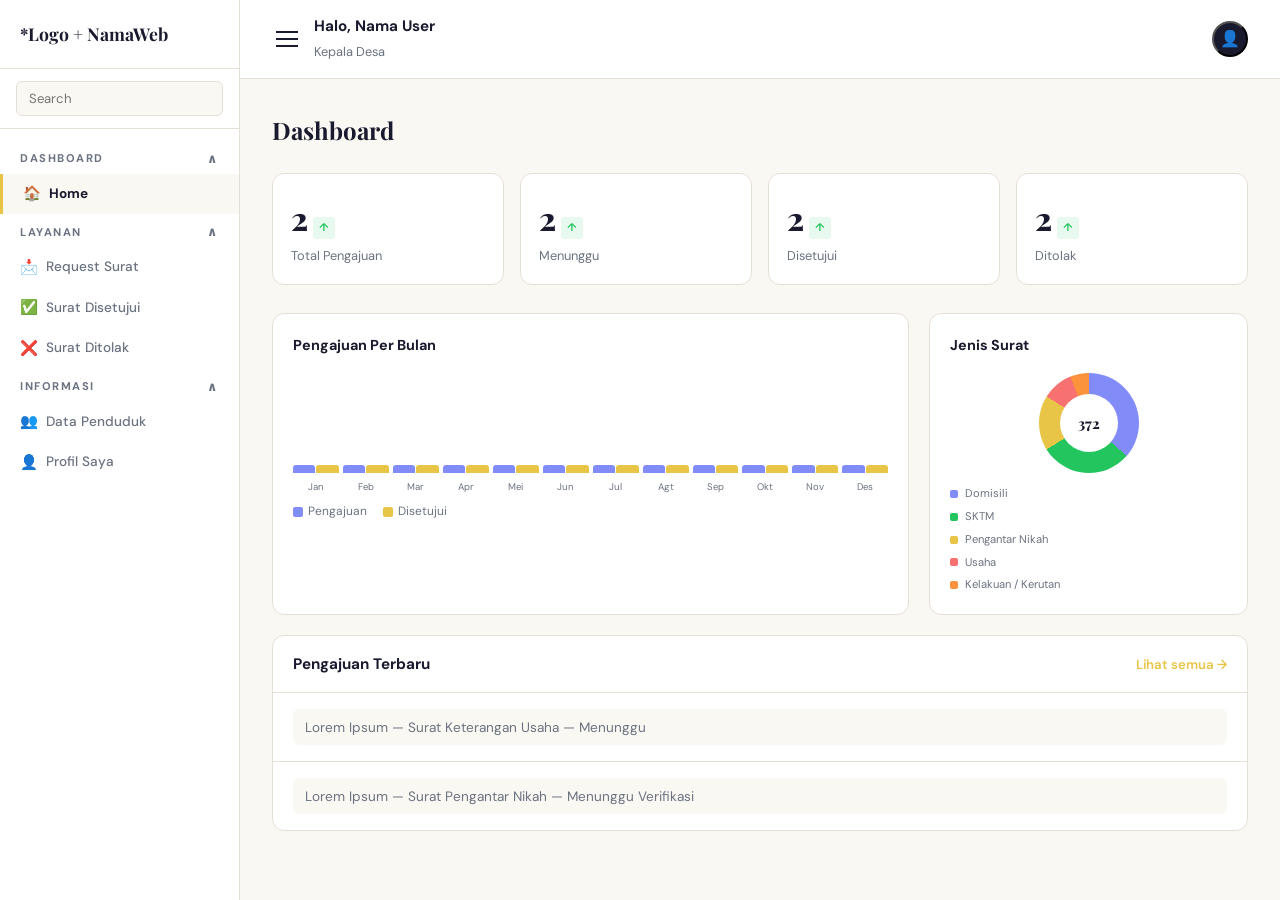
<file: Administrasi Desa before/dashboard-kades.html>
<!DOCTYPE html>
<html lang="id">
<head>
  <meta charset="UTF-8" />
  <meta name="viewport" content="width=device-width, initial-scale=1.0" />
  <title>Dashboard Kepala Desa - NamaWeb</title>
  <link rel="stylesheet" href="css/style.css" />
</head>
<body>

  <!-- ============================================
       HALAMAN DASHBOARD KEPALA DESA
       Tampilan admin dengan grafik dan statistik
       ============================================ -->
  <div class="layout-dashboard">

    <!-- Overlay mobile -->
    <div id="overlaySidebar" class="overlay-sidebar"></div>

    <!-- SIDEBAR KEPALA DESA (menu berbeda dari warga) -->
    <aside id="sidebar" class="sidebar">
      <div class="sidebar-header">*Logo + NamaWeb</div>
      <div class="sidebar-cari">
        <input type="search" class="input-cari" placeholder="Search" />
      </div>
      <nav class="sidebar-nav">

        <!-- Menu utama kepala desa -->
        <div class="sidebar-label">Dashboard <span class="sidebar-label-ikon">∧</span></div>
        <div class="sidebar-sub">
          <a href="dashboard-kades.html" class="sidebar-link aktif">
            <span class="sidebar-link-ikon">🏠</span>Home
          </a>
        </div>

        <!-- Menu Layanan -->
        <div class="sidebar-label">Layanan <span class="sidebar-label-ikon">∧</span></div>
        <div class="sidebar-sub">
          <a href="request-surat.html" class="sidebar-link">
            <span class="sidebar-link-ikon">📩</span>Request Surat
          </a>
          <a href="#" class="sidebar-link">
            <span class="sidebar-link-ikon">✅</span>Surat Disetujui
          </a>
          <a href="#" class="sidebar-link">
            <span class="sidebar-link-ikon">❌</span>Surat Ditolak
          </a>
        </div>

        <!-- Menu Informasi -->
        <div class="sidebar-label">Informasi <span class="sidebar-label-ikon">∧</span></div>
        <div class="sidebar-sub">
          <a href="#" class="sidebar-link">
            <span class="sidebar-link-ikon">👥</span>Data Penduduk
          </a>
          <a href="profil.html" class="sidebar-link">
            <span class="sidebar-link-ikon">👤</span>Profil Saya
          </a>
        </div>

      </nav>
    </aside>

    <!-- KONTEN UTAMA DASHBOARD KADES -->
    <div class="konten-dashboard">

      <!-- Header atas -->
      <header class="header-dashboard">
        <div style="display:flex;align-items:center;gap:0.75rem;">
          <button id="tombolBukaSidebar" class="tombol-hamburger" style="display:flex;">
            <span></span><span></span><span></span>
          </button>
          <div class="header-pengguna">
            <h3>Halo, Nama User</h3>
            <span>Kepala Desa</span>
          </div>
        </div>
        <button class="avatar-pengguna" onclick="logout()" title="Keluar">👤</button>
      </header>

      <main class="area-konten">

        <!-- Judul Dashboard -->
        <h1 style="font-family:var(--font-judul);font-size:1.5rem;font-weight:700;margin-bottom:1.5rem;">
          Dashboard
        </h1>

        <!-- Kartu statistik ringkasan -->
        <div class="grid-statistik">
          <div class="kartu-statistik">
            <div class="statistik-angka">2 <span class="statistik-naik">↑</span></div>
            <div class="statistik-label">Total Pengajuan</div>
          </div>
          <div class="kartu-statistik">
            <div class="statistik-angka">2 <span class="statistik-naik">↑</span></div>
            <div class="statistik-label">Menunggu</div>
          </div>
          <div class="kartu-statistik">
            <div class="statistik-angka">2 <span class="statistik-naik">↑</span></div>
            <div class="statistik-label">Disetujui</div>
          </div>
          <div class="kartu-statistik">
            <div class="statistik-angka">2 <span class="statistik-naik">↑</span></div>
            <div class="statistik-label">Ditolak</div>
          </div>
        </div>

        <!-- Grafik statistik -->
        <div class="grid-grafik">

          <!-- Grafik Bar: Pengajuan Per Bulan -->
          <div class="kartu-grafik">
            <h3>Pengajuan Per Bulan</h3>

            <!-- Grafik bar dengan CSS murni -->
            <div class="grafik-bar" id="grafikBar">
              <!-- Batang grafik dibuat dinamis oleh JavaScript -->
            </div>

            <!-- Label nama bulan -->
            <div class="grafik-label-bulan" id="labelBulan">
              <!-- Diisi oleh JavaScript -->
            </div>

            <!-- Legenda warna grafik -->
            <div class="grafik-legenda">
              <div class="legenda-item">
                <div class="legenda-warna" style="background:#818cf8;"></div>
                Pengajuan
              </div>
              <div class="legenda-item">
                <div class="legenda-warna" style="background:var(--warna-aksen);"></div>
                Disetujui
              </div>
            </div>
          </div>

          <!-- Grafik Donut: Jenis Surat -->
          <div class="kartu-grafik">
            <h3>Jenis Surat</h3>
            <div class="grafik-donut-wrapper">

              <!-- Grafik donut CSS -->
              <div class="grafik-donut"></div>

              <!-- Keterangan warna donut -->
              <div class="donut-keterangan">
                <div class="donut-item">
                  <div class="donut-warna" style="background:#818cf8;"></div>
                  Domisili
                </div>
                <div class="donut-item">
                  <div class="donut-warna" style="background:#22c55e;"></div>
                  SKTM
                </div>
                <div class="donut-item">
                  <div class="donut-warna" style="background:var(--warna-aksen);"></div>
                  Pengantar Nikah
                </div>
                <div class="donut-item">
                  <div class="donut-warna" style="background:#f87171;"></div>
                  Usaha
                </div>
                <div class="donut-item">
                  <div class="donut-warna" style="background:#fb923c;"></div>
                  Kelakuan / Kerutan
                </div>
              </div>

            </div>
          </div>

        </div>

        <!-- Tabel: Pengajuan Terbaru -->
        <div class="kartu-tabel">
          <div class="kartu-tabel-header">
            <h3>Pengajuan Terbaru</h3>
            <a href="request-surat.html">Lihat semua &rarr;</a>
          </div>

          <div style="padding:1rem 1.25rem;border-bottom:1px solid var(--warna-border);">
            <div style="height:36px;background:var(--warna-bg);border-radius:var(--radius-kecil);display:flex;align-items:center;padding:0 0.75rem;color:var(--warna-teks-muda);font-size:0.85rem;">
              Lorem Ipsum — Surat Keterangan Usaha — Menunggu
            </div>
          </div>
          <div style="padding:1rem 1.25rem;">
            <div style="height:36px;background:var(--warna-bg);border-radius:var(--radius-kecil);display:flex;align-items:center;padding:0 0.75rem;color:var(--warna-teks-muda);font-size:0.85rem;">
              Lorem Ipsum — Surat Pengantar Nikah — Menunggu Verifikasi
            </div>
          </div>

        </div>

      </main>
    </div>

  </div>

  <script src="js/main.js"></script>
  <script>
    // ---- Buat grafik bar per bulan ----
    document.addEventListener('DOMContentLoaded', function () {

      // Data dummy untuk grafik bar (12 bulan)
      var dataBulan = [
        { bulan: 'Jan', pengajuan: 30, disetujui: 25 },
        { bulan: 'Feb', pengajuan: 45, disetujui: 38 },
        { bulan: 'Mar', pengajuan: 60, disetujui: 52 },
        { bulan: 'Apr', pengajuan: 40, disetujui: 35 },
        { bulan: 'Mei', pengajuan: 75, disetujui: 65 },
        { bulan: 'Jun', pengajuan: 55, disetujui: 48 },
        { bulan: 'Jul', pengajuan: 80, disetujui: 70 },
        { bulan: 'Agt', pengajuan: 65, disetujui: 58 },
        { bulan: 'Sep', pengajuan: 50, disetujui: 44 },
        { bulan: 'Okt', pengajuan: 70, disetujui: 62 },
        { bulan: 'Nov', pengajuan: 85, disetujui: 78 },
        { bulan: 'Des', pengajuan: 90, disetujui: 82 }
      ];

      // Cari nilai maksimum untuk skala grafik
      var maks = Math.max(...dataBulan.map(function (d) { return d.pengajuan; }));

      var elGrafik = document.getElementById('grafikBar');
      var elLabel = document.getElementById('labelBulan');

      // Buat batang grafik untuk setiap bulan
      dataBulan.forEach(function (d) {
        // Hitung tinggi batang dalam persentase
        var tinggiPengajuan = (d.pengajuan / maks * 100);
        var tinggiDisetujui = (d.disetujui / maks * 100);

        // Wrapper untuk batang per bulan
        var wrapper = document.createElement('div');
        wrapper.style.cssText = 'flex:1;display:flex;align-items:flex-end;gap:1px;';

        // Batang pengajuan
        var barPengajuan = document.createElement('div');
        barPengajuan.className = 'bar-item bar-pengajuan';
        barPengajuan.style.height = tinggiPengajuan + '%';
        barPengajuan.title = d.bulan + ': ' + d.pengajuan + ' pengajuan';

        // Batang disetujui
        var barDisetujui = document.createElement('div');
        barDisetujui.className = 'bar-item bar-disetujui';
        barDisetujui.style.height = tinggiDisetujui + '%';
        barDisetujui.title = d.bulan + ': ' + d.disetujui + ' disetujui';

        wrapper.appendChild(barPengajuan);
        wrapper.appendChild(barDisetujui);
        elGrafik.appendChild(wrapper);

        // Label nama bulan
        var labelEl = document.createElement('span');
        labelEl.textContent = d.bulan;
        elLabel.appendChild(labelEl);
      });
    });
  </script>
</body>
</html>
</file>
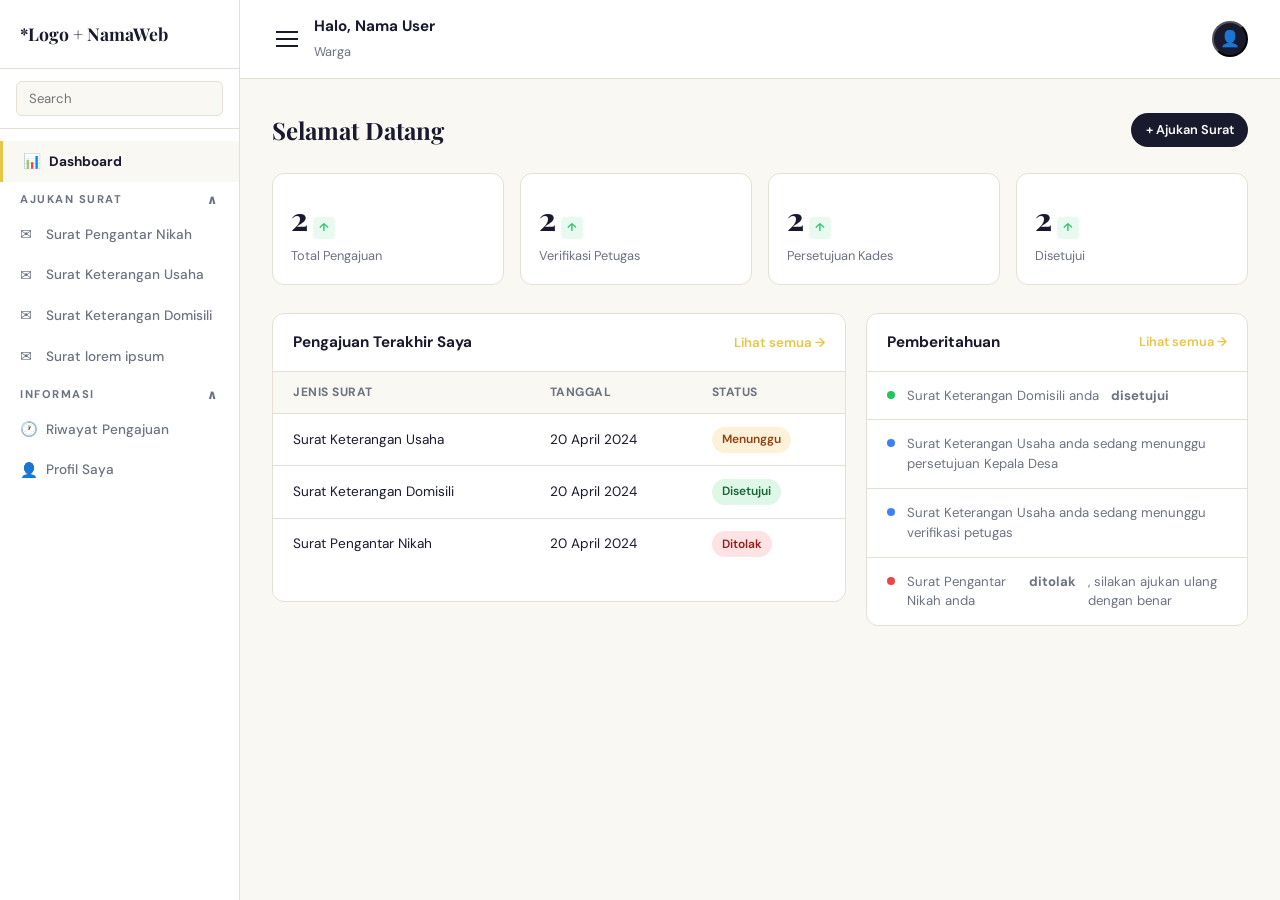
<file: Administrasi Desa before/dashboard.html>
<!DOCTYPE html>
<html lang="id">
<head>
  <meta charset="UTF-8" />
  <meta name="viewport" content="width=device-width, initial-scale=1.0" />
  <title>Dashboard - NamaWeb</title>
  <link rel="stylesheet" href="css/style.css" />
</head>
<body>

  <!-- ============================================
       HALAMAN DASHBOARD WARGA
       Layout: Sidebar (kiri) + Konten Utama (kanan)
       ============================================ -->
  <div class="layout-dashboard">

    <!-- Overlay gelap untuk mobile sidebar -->
    <div id="overlaySidebar" class="overlay-sidebar"></div>

    <!-- ============================================
         SIDEBAR NAVIGASI
         ============================================ -->
    <aside id="sidebar" class="sidebar">

      <!-- Logo NamaWeb di sidebar -->
      <div class="sidebar-header">*Logo + NamaWeb</div>

      <!-- Input pencarian -->
      <div class="sidebar-cari">
        <input type="search" class="input-cari" placeholder="Search" aria-label="Cari menu" />
      </div>

      <!-- Menu navigasi utama -->
      <nav class="sidebar-nav">

        <!-- Link Dashboard -->
        <a href="dashboard.html" class="sidebar-link aktif">
          <span class="sidebar-link-ikon">📊</span>
          Dashboard
        </a>

        <!-- Grup menu: Ajukan Surat -->
        <div class="sidebar-label">
          Ajukan Surat
          <span class="sidebar-label-ikon">∧</span>
        </div>
        <div class="sidebar-sub">
          <a href="pengajuan.html?jenis=nikah" class="sidebar-link">
            <span class="sidebar-link-ikon">✉</span>
            Surat Pengantar Nikah
          </a>
          <a href="pengajuan.html?jenis=usaha" class="sidebar-link">
            <span class="sidebar-link-ikon">✉</span>
            Surat Keterangan Usaha
          </a>
          <a href="pengajuan.html?jenis=domisili" class="sidebar-link">
            <span class="sidebar-link-ikon">✉</span>
            Surat Keterangan Domisili
          </a>
          <a href="pengajuan.html?jenis=lainnya" class="sidebar-link">
            <span class="sidebar-link-ikon">✉</span>
            Surat lorem ipsum
          </a>
        </div>

        <!-- Grup menu: Informasi -->
        <div class="sidebar-label">
          Informasi
          <span class="sidebar-label-ikon">∧</span>
        </div>
        <div class="sidebar-sub">
          <a href="riwayat.html" class="sidebar-link">
            <span class="sidebar-link-ikon">🕐</span>
            Riwayat Pengajuan
          </a>
          <a href="profil.html" class="sidebar-link">
            <span class="sidebar-link-ikon">👤</span>
            Profil Saya
          </a>
        </div>

      </nav>
    </aside>

    <!-- ============================================
         KONTEN UTAMA DASHBOARD
         ============================================ -->
    <div class="konten-dashboard">

      <!-- Header atas dashboard -->
      <header class="header-dashboard">
        <div style="display:flex;align-items:center;gap:0.75rem;">
          <!-- Tombol hamburger untuk buka sidebar di mobile -->
          <button
            id="tombolBukaSidebar"
            class="tombol-hamburger"
            aria-label="Buka menu"
            style="display:flex;"
          >
            <span></span>
            <span></span>
            <span></span>
          </button>

          <!-- Info nama dan peran pengguna -->
          <div class="header-pengguna">
            <h3>Halo, Nama User</h3>
            <span>Warga</span>
          </div>
        </div>

        <!-- Avatar pengguna dengan tombol logout -->
        <div style="display:flex;align-items:center;gap:0.75rem;">
          <button
            class="avatar-pengguna"
            onclick="logout()"
            title="Keluar dari akun"
            aria-label="Logout"
          >👤</button>
        </div>
      </header>

      <!-- Area konten utama -->
      <main class="area-konten">

        <!-- Judul halaman + tombol ajukan -->
        <div style="display:flex;justify-content:space-between;align-items:center;margin-bottom:1.5rem;">
          <h1 style="font-family:var(--font-judul);font-size:1.5rem;font-weight:700;">Selamat Datang</h1>
          <a href="pengajuan.html" class="btn-primer btn-kecil">+ Ajukan Surat</a>
        </div>

        <!-- Kartu statistik ringkasan -->
        <div class="grid-statistik">

          <!-- Statistik: Total Pengajuan -->
          <div class="kartu-statistik">
            <div class="statistik-angka">2 <span class="statistik-naik">↑</span></div>
            <div class="statistik-label">Total Pengajuan</div>
          </div>

          <!-- Statistik: Verifikasi Petugas -->
          <div class="kartu-statistik">
            <div class="statistik-angka">2 <span class="statistik-naik">↑</span></div>
            <div class="statistik-label">Verifikasi Petugas</div>
          </div>

          <!-- Statistik: Persetujuan Kades -->
          <div class="kartu-statistik">
            <div class="statistik-angka">2 <span class="statistik-naik">↑</span></div>
            <div class="statistik-label">Persetujuan Kades</div>
          </div>

          <!-- Statistik: Disetujui -->
          <div class="kartu-statistik">
            <div class="statistik-angka">2 <span class="statistik-naik">↑</span></div>
            <div class="statistik-label">Disetujui</div>
          </div>

        </div>

        <!-- Grid dua kolom: Tabel pengajuan + Panel notifikasi -->
        <div style="display:grid;grid-template-columns:1.5fr 1fr;gap:1.25rem;">

          <!-- TABEL: Pengajuan Terakhir -->
          <div class="kartu-tabel">
            <div class="kartu-tabel-header">
              <h3>Pengajuan Terakhir Saya</h3>
              <a href="riwayat.html">Lihat semua &rarr;</a>
            </div>
            <table class="tabel-data">
              <thead>
                <tr>
                  <th>Jenis Surat</th>
                  <th>Tanggal</th>
                  <th>Status</th>
                </tr>
              </thead>
              <tbody>
                <!-- Baris data pengajuan surat 1 -->
                <tr>
                  <td>Surat Keterangan Usaha</td>
                  <td>20 April 2024</td>
                  <td><span class="badge badge-menunggu">Menunggu</span></td>
                </tr>
                <!-- Baris data pengajuan surat 2 -->
                <tr>
                  <td>Surat Keterangan Domisili</td>
                  <td>20 April 2024</td>
                  <td><span class="badge badge-disetujui">Disetujui</span></td>
                </tr>
                <!-- Baris data pengajuan surat 3 -->
                <tr>
                  <td>Surat Pengantar Nikah</td>
                  <td>20 April 2024</td>
                  <td><span class="badge badge-ditolak">Ditolak</span></td>
                </tr>
              </tbody>
            </table>
          </div>

          <!-- PANEL: Notifikasi terbaru -->
          <div class="panel-notifikasi">
            <div class="panel-notifikasi-header">
              <h3>Pemberitahuan</h3>
              <a href="#">Lihat semua &rarr;</a>
            </div>

            <!-- Item notifikasi: Disetujui (hijau) -->
            <div class="item-notifikasi">
              <span class="notif-titik notif-hijau"></span>
              Surat Keterangan Domisili anda <strong>disetujui</strong>
            </div>

            <!-- Item notifikasi: Menunggu persetujuan (biru) -->
            <div class="item-notifikasi">
              <span class="notif-titik notif-biru"></span>
              Surat Keterangan Usaha anda sedang menunggu persetujuan Kepala Desa
            </div>

            <!-- Item notifikasi: Verifikasi petugas (biru) -->
            <div class="item-notifikasi">
              <span class="notif-titik notif-biru"></span>
              Surat Keterangan Usaha anda sedang menunggu verifikasi petugas
            </div>

            <!-- Item notifikasi: Ditolak (merah) -->
            <div class="item-notifikasi">
              <span class="notif-titik notif-merah"></span>
              Surat Pengantar Nikah anda <strong>ditolak</strong>, silakan ajukan ulang dengan benar
            </div>

          </div>
        </div>

      </main>
    </div>

  </div>

  <!-- Load JavaScript utama -->
  <script src="js/main.js"></script>
</body>
</html>
</file>
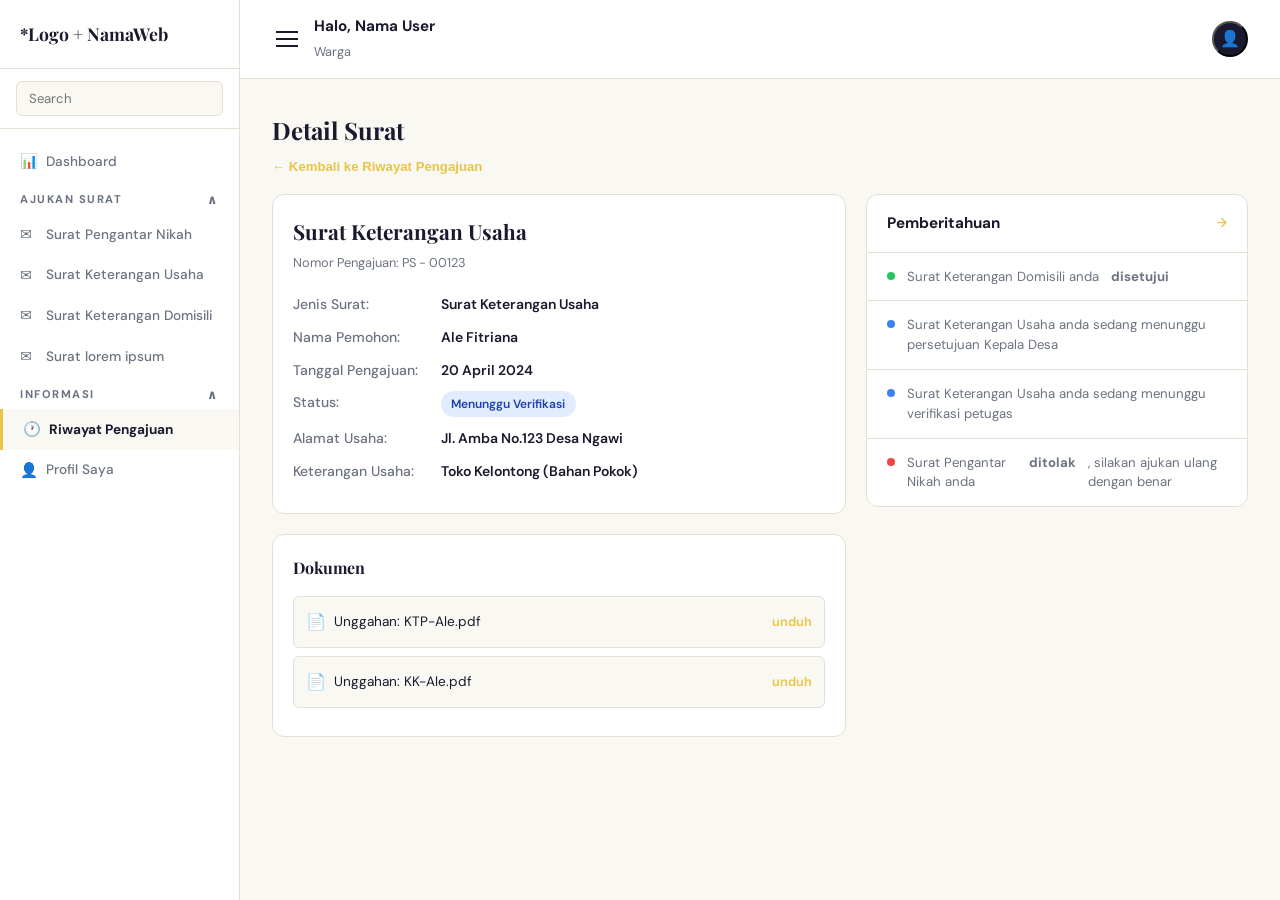
<file: Administrasi Desa before/detail-surat.html>
<!DOCTYPE html>
<html lang="id">
<head>
  <meta charset="UTF-8" />
  <meta name="viewport" content="width=device-width, initial-scale=1.0" />
  <title>Detail Surat - NamaWeb</title>
  <link rel="stylesheet" href="css/style.css" />
</head>
<body>

  <!-- ============================================
       HALAMAN DETAIL SURAT
       Menampilkan detail lengkap satu pengajuan surat
       ============================================ -->
  <div class="layout-dashboard">

    <!-- Overlay mobile -->
    <div id="overlaySidebar" class="overlay-sidebar"></div>

    <!-- SIDEBAR -->
    <aside id="sidebar" class="sidebar">
      <div class="sidebar-header">*Logo + NamaWeb</div>
      <div class="sidebar-cari">
        <input type="search" class="input-cari" placeholder="Search" />
      </div>
      <nav class="sidebar-nav">
        <a href="dashboard.html" class="sidebar-link">
          <span class="sidebar-link-ikon">📊</span>Dashboard
        </a>
        <div class="sidebar-label">Ajukan Surat <span class="sidebar-label-ikon">∧</span></div>
        <div class="sidebar-sub">
          <a href="pengajuan.html?jenis=nikah" class="sidebar-link">
            <span class="sidebar-link-ikon">✉</span>Surat Pengantar Nikah
          </a>
          <a href="pengajuan.html?jenis=usaha" class="sidebar-link">
            <span class="sidebar-link-ikon">✉</span>Surat Keterangan Usaha
          </a>
          <a href="pengajuan.html?jenis=domisili" class="sidebar-link">
            <span class="sidebar-link-ikon">✉</span>Surat Keterangan Domisili
          </a>
          <a href="pengajuan.html?jenis=lainnya" class="sidebar-link">
            <span class="sidebar-link-ikon">✉</span>Surat lorem ipsum
          </a>
        </div>
        <div class="sidebar-label">Informasi <span class="sidebar-label-ikon">∧</span></div>
        <div class="sidebar-sub">
          <a href="riwayat.html" class="sidebar-link aktif">
            <span class="sidebar-link-ikon">🕐</span>Riwayat Pengajuan
          </a>
          <a href="profil.html" class="sidebar-link">
            <span class="sidebar-link-ikon">👤</span>Profil Saya
          </a>
        </div>
      </nav>
    </aside>

    <!-- KONTEN UTAMA -->
    <div class="konten-dashboard">

      <!-- Header atas -->
      <header class="header-dashboard">
        <div style="display:flex;align-items:center;gap:0.75rem;">
          <button id="tombolBukaSidebar" class="tombol-hamburger" style="display:flex;">
            <span></span><span></span><span></span>
          </button>
          <div class="header-pengguna">
            <h3>Halo, Nama User</h3>
            <span>Warga</span>
          </div>
        </div>
        <button class="avatar-pengguna" onclick="logout()" title="Keluar">👤</button>
      </header>

      <main class="area-konten">

        <!-- Judul halaman -->
        <h1 style="font-family:var(--font-judul);font-size:1.5rem;font-weight:700;margin-bottom:0.25rem;">Detail Surat</h1>

        <!-- Tombol kembali ke riwayat -->
        <button class="tombol-kembali" onclick="window.location.href='riwayat.html'">
          ← Kembali ke Riwayat Pengajuan
        </button>

        <!-- Grid dua kolom: Detail + Notifikasi -->
        <div class="grid-detail">

          <!-- KOLOM KIRI: Informasi detail surat dan dokumen -->
          <div class="detail-panel-kiri">

            <!-- Kartu informasi surat -->
            <div class="kartu-detail">
              <h3>Surat Keterangan Usaha</h3>
              <p class="nomor-pengajuan">Nomor Pengajuan: PS - 00123</p>

              <!-- Baris detail informasi surat menggunakan definition list -->
              <dl>
                <div class="baris-detail">
                  <dt>Jenis Surat:</dt>
                  <dd>Surat Keterangan Usaha</dd>
                </div>
                <div class="baris-detail">
                  <dt>Nama Pemohon:</dt>
                  <dd>Ale Fitriana</dd>
                </div>
                <div class="baris-detail">
                  <dt>Tanggal Pengajuan:</dt>
                  <dd>20 April 2024</dd>
                </div>
                <div class="baris-detail">
                  <dt>Status:</dt>
                  <dd>
                    <!-- Badge status pengajuan -->
                    <span class="badge badge-verifikasi">Menunggu Verifikasi</span>
                  </dd>
                </div>
                <div class="baris-detail">
                  <dt>Alamat Usaha:</dt>
                  <dd>Jl. Amba No.123 Desa Ngawi</dd>
                </div>
                <div class="baris-detail">
                  <dt>Keterangan Usaha:</dt>
                  <dd>Toko Kelontong (Bahan Pokok)</dd>
                </div>
              </dl>
            </div>

            <!-- Kartu dokumen yang diunggah -->
            <div class="kartu-detail">
              <h3 style="font-size:1rem;margin-bottom:1rem;">Dokumen</h3>

              <!-- Item dokumen: KTP -->
              <div class="item-dokumen">
                <div class="item-dokumen-info">
                  <span class="ikon-pdf">📄</span>
                  Unggahan: KTP-Ale.pdf
                </div>
                <!-- Link unduh dokumen -->
                <a href="#" class="link-unduh">unduh</a>
              </div>

              <!-- Item dokumen: KK -->
              <div class="item-dokumen">
                <div class="item-dokumen-info">
                  <span class="ikon-pdf">📄</span>
                  Unggahan: KK-Ale.pdf
                </div>
                <a href="#" class="link-unduh">unduh</a>
              </div>

            </div>
          </div>

          <!-- KOLOM KANAN: Panel notifikasi -->
          <div class="detail-panel-kanan">

            <div class="panel-notifikasi">
              <div class="panel-notifikasi-header">
                <h3>Pemberitahuan</h3>
                <a href="#">&rarr;</a>
              </div>

              <!-- Notifikasi 1: Domisili disetujui -->
              <div class="item-notifikasi">
                <span class="notif-titik notif-hijau"></span>
                Surat Keterangan Domisili anda <strong>disetujui</strong>
              </div>

              <!-- Notifikasi 2: Usaha menunggu persetujuan Kades -->
              <div class="item-notifikasi">
                <span class="notif-titik notif-biru"></span>
                Surat Keterangan Usaha anda sedang menunggu persetujuan Kepala Desa
              </div>

              <!-- Notifikasi 3: Usaha menunggu verifikasi petugas -->
              <div class="item-notifikasi">
                <span class="notif-titik notif-biru"></span>
                Surat Keterangan Usaha anda sedang menunggu verifikasi petugas
              </div>

              <!-- Notifikasi 4: Pengantar Nikah ditolak -->
              <div class="item-notifikasi">
                <span class="notif-titik notif-merah"></span>
                Surat Pengantar Nikah anda <strong>ditolak</strong>, silakan ajukan ulang dengan benar
              </div>

            </div>
          </div>

        </div>

      </main>
    </div>

  </div>

  <script src="js/main.js"></script>
</body>
</html>
</file>
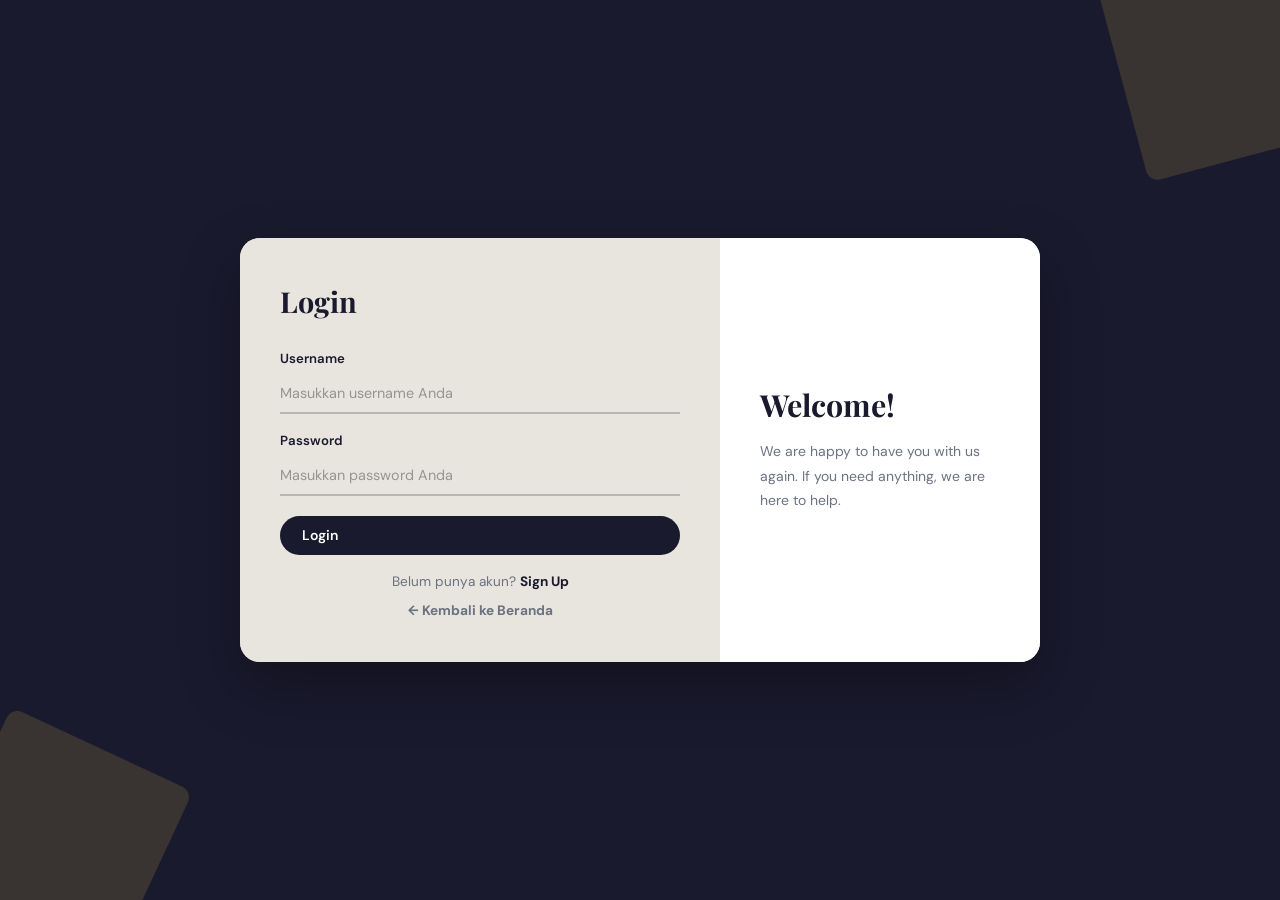
<file: Administrasi Desa before/login.html>
<!DOCTYPE html>
<html lang="id">
<head>
  <meta charset="UTF-8" />
  <meta name="viewport" content="width=device-width, initial-scale=1.0" />
  <title>Login - NamaWeb</title>
  <link rel="stylesheet" href="css/style.css" />
</head>
<body>

  <!-- ============================================
       HALAMAN LOGIN
       Tampilan dua panel: form login (kiri) + sambutan (kanan)
       ============================================ -->
  <div class="halaman-auth">

    <!-- Dekorasi sudut halaman auth -->
    <div class="auth-dekorasi-1"></div>
    <div class="auth-dekorasi-2"></div>

    <!-- Kartu utama login -->
    <div class="kartu-auth">

      <!-- PANEL KIRI: Form login -->
      <div class="auth-form-panel">
        <h2>Login</h2>

        <!-- Pesan error validasi (tersembunyi secara default) -->
        <div id="pesanErrorLogin" class="alert alert-bahaya" style="display:none;"></div>

        <!-- Form login -->
        <form onsubmit="validasiLogin(event)">

          <!-- Input Username -->
          <div class="grup-input">
            <label for="loginUsername">Username</label>
            <input
              type="text"
              id="loginUsername"
              class="input-teks"
              placeholder="Masukkan username Anda"
              required
              autocomplete="username"
            />
          </div>

          <!-- Input Password -->
          <div class="grup-input">
            <label for="loginPassword">Password</label>
            <input
              type="password"
              id="loginPassword"
              class="input-teks"
              placeholder="Masukkan password Anda"
              required
              autocomplete="current-password"
            />
          </div>

          <!-- Tombol submit login -->
          <div style="margin-top:1.25rem;">
            <button type="submit" class="btn-primer" style="width:100%;">Login</button>
          </div>

        </form>

        <!-- Link ke halaman register -->
        <div class="auth-link">
          Belum punya akun? <a href="register.html">Sign Up</a>
        </div>

        <!-- Link kembali ke beranda -->
        <div class="auth-link" style="margin-top:0.5rem;">
          <a href="index.html" style="color:var(--warna-teks-muda);">← Kembali ke Beranda</a>
        </div>
      </div>

      <!-- PANEL KANAN: Pesan sambutan -->
      <div class="auth-sambutan-panel">
        <h3>Welcome!</h3>
        <p>
          We are happy to have you with us again.
          If you need anything, we are here to help.
        </p>
      </div>

    </div>
  </div>

  <!-- Load JavaScript utama -->
  <script src="js/main.js"></script>
</body>
</html>
</file>
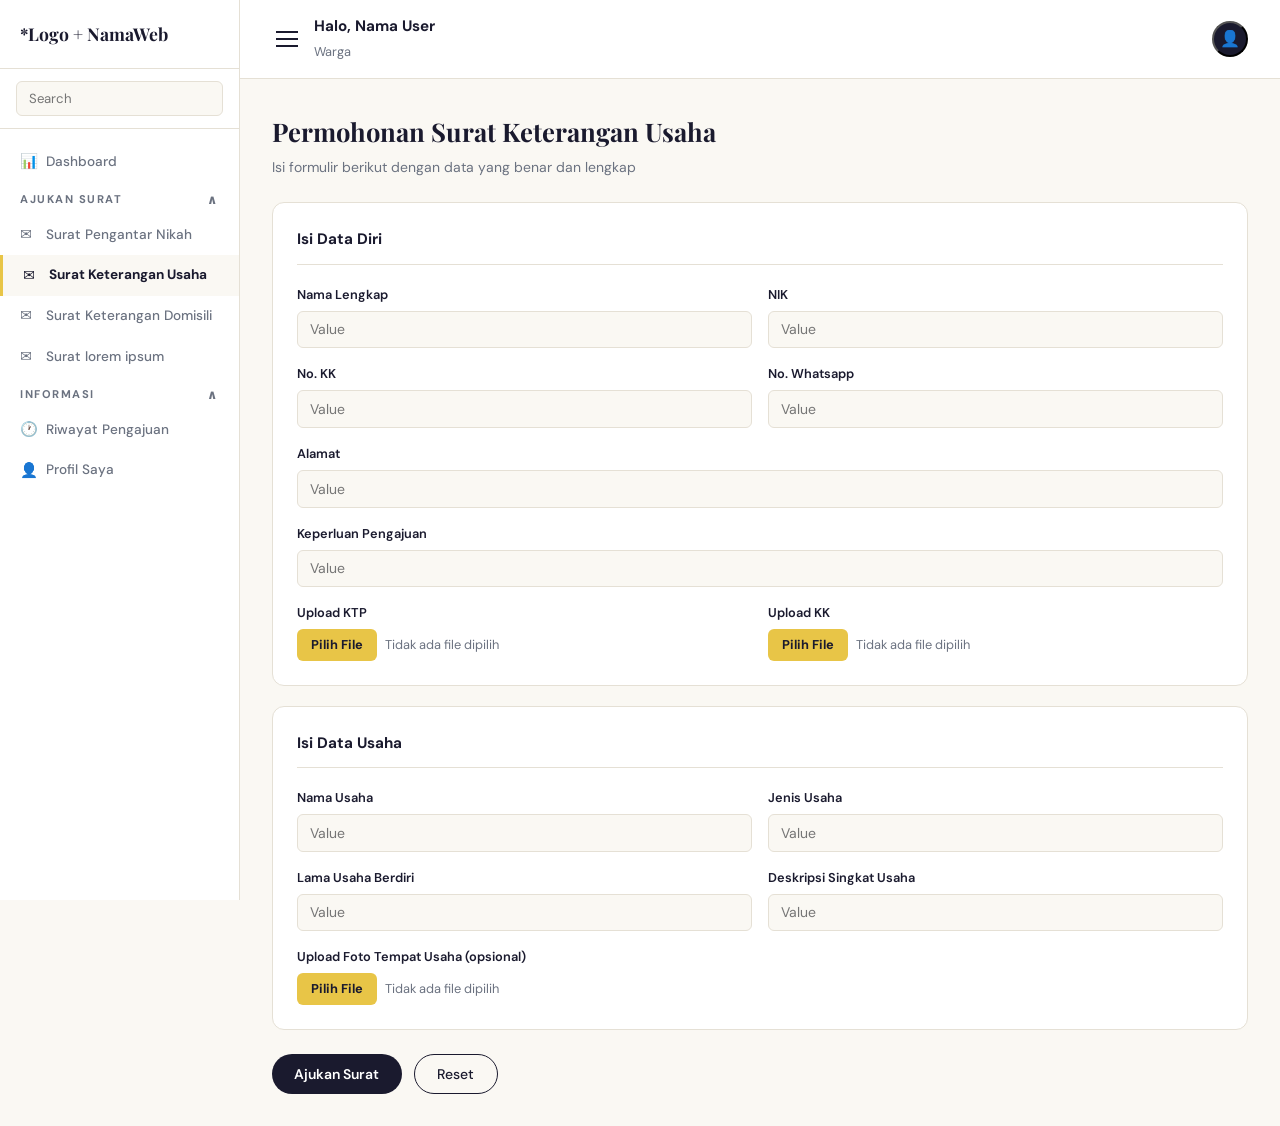
<file: Administrasi Desa before/pengajuan.html>
<!DOCTYPE html>
<html lang="id">
<head>
  <meta charset="UTF-8" />
  <meta name="viewport" content="width=device-width, initial-scale=1.0" />
  <title>Pengajuan Surat - NamaWeb</title>
  <link rel="stylesheet" href="css/style.css" />
</head>
<body>

  <!-- ============================================
       HALAMAN PENGAJUAN SURAT KETERANGAN USAHA
       Layout: Sidebar (kiri) + Form pengajuan (kanan)
       ============================================ -->
  <div class="layout-dashboard">

    <!-- Overlay gelap mobile -->
    <div id="overlaySidebar" class="overlay-sidebar"></div>

    <!-- SIDEBAR -->
    <aside id="sidebar" class="sidebar">
      <div class="sidebar-header">*Logo + NamaWeb</div>
      <div class="sidebar-cari">
        <input type="search" class="input-cari" placeholder="Search" />
      </div>
      <nav class="sidebar-nav">
        <a href="dashboard.html" class="sidebar-link">
          <span class="sidebar-link-ikon">📊</span>Dashboard
        </a>
        <div class="sidebar-label">Ajukan Surat <span class="sidebar-label-ikon">∧</span></div>
        <div class="sidebar-sub">
          <a href="pengajuan.html?jenis=nikah" class="sidebar-link">
            <span class="sidebar-link-ikon">✉</span>Surat Pengantar Nikah
          </a>
          <a href="pengajuan.html?jenis=usaha" class="sidebar-link aktif">
            <span class="sidebar-link-ikon">✉</span>Surat Keterangan Usaha
          </a>
          <a href="pengajuan.html?jenis=domisili" class="sidebar-link">
            <span class="sidebar-link-ikon">✉</span>Surat Keterangan Domisili
          </a>
          <a href="pengajuan.html?jenis=lainnya" class="sidebar-link">
            <span class="sidebar-link-ikon">✉</span>Surat lorem ipsum
          </a>
        </div>
        <div class="sidebar-label">Informasi <span class="sidebar-label-ikon">∧</span></div>
        <div class="sidebar-sub">
          <a href="riwayat.html" class="sidebar-link">
            <span class="sidebar-link-ikon">🕐</span>Riwayat Pengajuan
          </a>
          <a href="profil.html" class="sidebar-link">
            <span class="sidebar-link-ikon">👤</span>Profil Saya
          </a>
        </div>
      </nav>
    </aside>

    <!-- KONTEN UTAMA -->
    <div class="konten-dashboard">

      <!-- Header atas -->
      <header class="header-dashboard">
        <div style="display:flex;align-items:center;gap:0.75rem;">
          <button id="tombolBukaSidebar" class="tombol-hamburger" style="display:flex;">
            <span></span><span></span><span></span>
          </button>
          <div class="header-pengguna">
            <h3>Halo, Nama User</h3>
            <span>Warga</span>
          </div>
        </div>
        <button class="avatar-pengguna" onclick="logout()" title="Keluar">👤</button>
      </header>

      <!-- Area form pengajuan -->
      <main class="area-konten">

        <!-- Judul halaman pengajuan -->
        <div class="halaman-judul">
          <div>
            <h1>Permohonan Surat Keterangan Usaha</h1>
            <p>Isi formulir berikut dengan data yang benar dan lengkap</p>
          </div>
        </div>

        <!-- Form pengajuan surat -->
        <form id="formPengajuan" onsubmit="kirimPengajuan(event)">

          <!-- Bagian 1: Isi Data Diri -->
          <div class="kartu-form">
            <h3>Isi Data Diri</h3>

            <!-- Grid 2 kolom untuk input -->
            <div class="grid-form-2">

              <!-- Input: Nama Lengkap -->
              <div class="grup-form">
                <label for="namaLengkap">Nama Lengkap</label>
                <input
                  type="text"
                  id="namaLengkap"
                  class="input-form"
                  placeholder="Value"
                  required
                />
              </div>

              <!-- Input: NIK -->
              <div class="grup-form">
                <label for="nik">NIK</label>
                <input
                  type="text"
                  id="nik"
                  class="input-form"
                  placeholder="Value"
                  maxlength="16"
                  pattern="[0-9]{16}"
                  title="NIK harus 16 digit angka"
                  required
                />
              </div>

              <!-- Input: No. KK -->
              <div class="grup-form">
                <label for="noKK">No. KK</label>
                <input
                  type="text"
                  id="noKK"
                  class="input-form"
                  placeholder="Value"
                  required
                />
              </div>

              <!-- Input: No. WhatsApp -->
              <div class="grup-form">
                <label for="noWA">No. Whatsapp</label>
                <input
                  type="tel"
                  id="noWA"
                  class="input-form"
                  placeholder="Value"
                  required
                />
              </div>

              <!-- Input: Alamat (span 2 kolom) -->
              <div class="grup-form" style="grid-column:1/-1;">
                <label for="alamat">Alamat</label>
                <input
                  type="text"
                  id="alamat"
                  class="input-form"
                  placeholder="Value"
                  required
                />
              </div>

              <!-- Input: Keperluan Pengajuan -->
              <div class="grup-form" style="grid-column:1/-1;">
                <label for="keperluan">Keperluan Pengajuan</label>
                <input
                  type="text"
                  id="keperluan"
                  class="input-form"
                  placeholder="Value"
                  required
                />
              </div>

              <!-- Input: Upload KTP -->
              <div class="grup-form">
                <label>Upload KTP</label>
                <div class="input-file-wrapper">
                  <!-- Tombol pilih file -->
                  <button
                    type="button"
                    class="btn-pilih-file"
                    onclick="document.getElementById('fileKTP').click()"
                  >Pilih File</button>
                  <!-- Nama file yang dipilih -->
                  <span id="namaFileKTP" class="input-file-teks">Tidak ada file dipilih</span>
                  <!-- Input file tersembunyi -->
                  <input
                    type="file"
                    id="fileKTP"
                    accept=".pdf,.jpg,.jpeg,.png"
                    style="display:none"
                    onchange="tampilkanNamaFile(this, 'namaFileKTP')"
                  />
                </div>
              </div>

              <!-- Input: Upload KK -->
              <div class="grup-form">
                <label>Upload KK</label>
                <div class="input-file-wrapper">
                  <button
                    type="button"
                    class="btn-pilih-file"
                    onclick="document.getElementById('fileKK').click()"
                  >Pilih File</button>
                  <span id="namaFileKK" class="input-file-teks">Tidak ada file dipilih</span>
                  <input
                    type="file"
                    id="fileKK"
                    accept=".pdf,.jpg,.jpeg,.png"
                    style="display:none"
                    onchange="tampilkanNamaFile(this, 'namaFileKK')"
                  />
                </div>
              </div>

            </div>
          </div>

          <!-- Bagian 2: Data Usaha (khusus Surat Keterangan Usaha) -->
          <div class="kartu-form">
            <h3>Isi Data Usaha</h3>

            <div class="grid-form-2">

              <!-- Input: Nama Usaha -->
              <div class="grup-form">
                <label for="namaUsaha">Nama Usaha</label>
                <input type="text" id="namaUsaha" class="input-form" placeholder="Value" required />
              </div>

              <!-- Input: Jenis Usaha -->
              <div class="grup-form">
                <label for="jenisUsaha">Jenis Usaha</label>
                <input type="text" id="jenisUsaha" class="input-form" placeholder="Value" required />
              </div>

              <!-- Input: Lama Usaha Berdiri -->
              <div class="grup-form">
                <label for="lamaUsaha">Lama Usaha Berdiri</label>
                <input type="text" id="lamaUsaha" class="input-form" placeholder="Value" required />
              </div>

              <!-- Input: Deskripsi Singkat Usaha -->
              <div class="grup-form">
                <label for="deskripsiUsaha">Deskripsi Singkat Usaha</label>
                <input type="text" id="deskripsiUsaha" class="input-form" placeholder="Value" required />
              </div>

              <!-- Input: Upload Foto Tempat Usaha (opsional) -->
              <div class="grup-form" style="grid-column:1/-1;">
                <label>Upload Foto Tempat Usaha (opsional)</label>
                <div class="input-file-wrapper">
                  <button
                    type="button"
                    class="btn-pilih-file"
                    onclick="document.getElementById('fotoUsaha').click()"
                  >Pilih File</button>
                  <span id="namaFotoUsaha" class="input-file-teks">Tidak ada file dipilih</span>
                  <input
                    type="file"
                    id="fotoUsaha"
                    accept=".jpg,.jpeg,.png"
                    style="display:none"
                    onchange="tampilkanNamaFile(this, 'namaFotoUsaha')"
                  />
                </div>
              </div>

            </div>
          </div>

          <!-- Tombol aksi form: Kirim dan Reset -->
          <div class="form-aksi">
            <button type="submit" class="btn-primer">Ajukan Surat</button>
            <button type="button" class="btn-sekunder" onclick="resetForm('formPengajuan')">Reset</button>
          </div>

        </form>

      </main>
    </div>

  </div>

  <script src="js/main.js"></script>
</body>
</html>
</file>
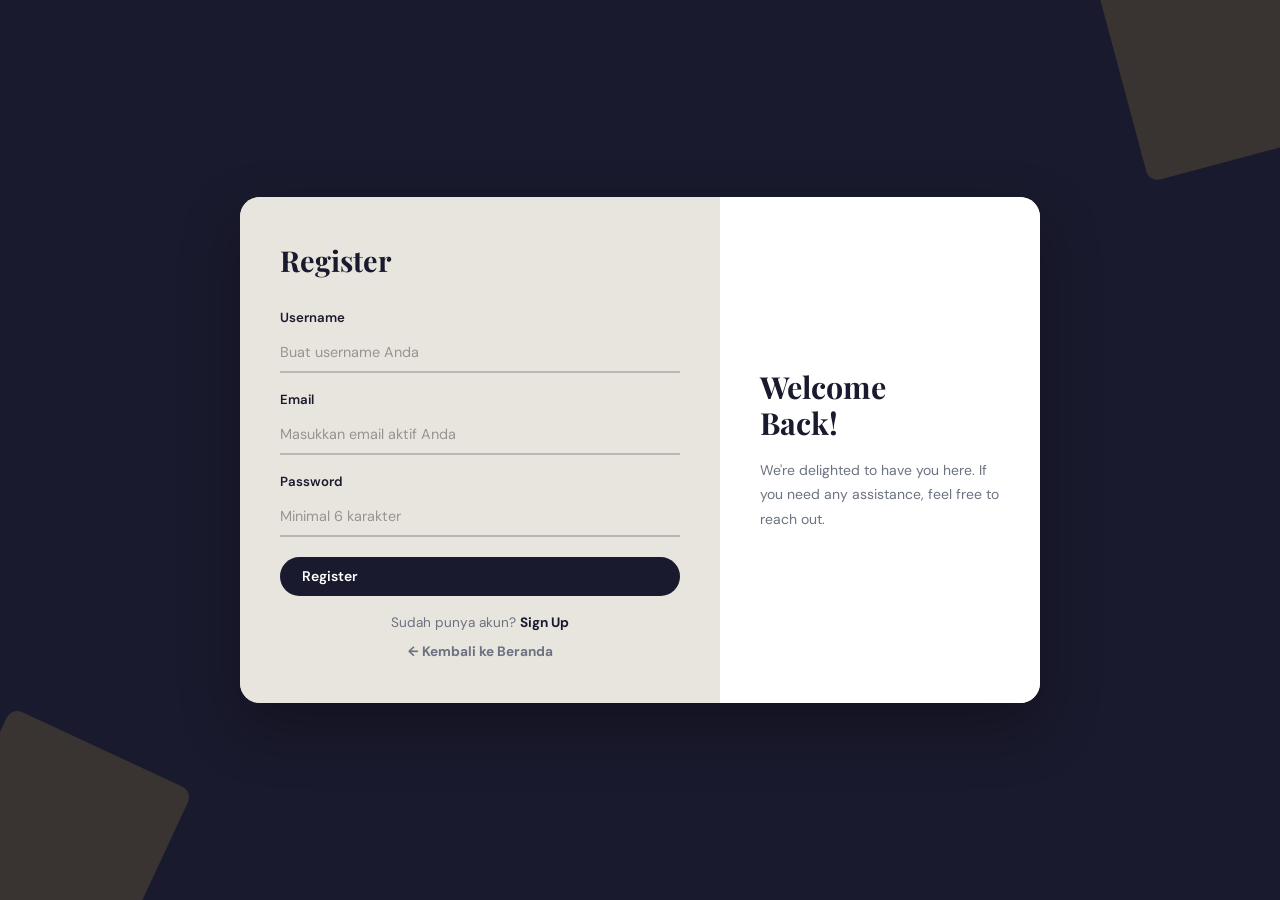
<file: Administrasi Desa before/register.html>
<!DOCTYPE html>
<html lang="id">
<head>
  <meta charset="UTF-8" />
  <meta name="viewport" content="width=device-width, initial-scale=1.0" />
  <title>Daftar - NamaWeb</title>
  <link rel="stylesheet" href="css/style.css" />
</head>
<body>

  <!-- ============================================
       HALAMAN REGISTER / DAFTAR AKUN
       Tampilan dua panel: form register (kiri) + sambutan (kanan)
       ============================================ -->
  <div class="halaman-auth">

    <!-- Dekorasi sudut halaman auth -->
    <div class="auth-dekorasi-1"></div>
    <div class="auth-dekorasi-2"></div>

    <!-- Kartu utama register -->
    <div class="kartu-auth">

      <!-- PANEL KIRI: Form register -->
      <div class="auth-form-panel">
        <h2>Register</h2>

        <!-- Pesan error validasi (tersembunyi secara default) -->
        <div id="pesanErrorReg" class="alert alert-bahaya" style="display:none;"></div>

        <!-- Form pendaftaran akun baru -->
        <form onsubmit="validasiRegister(event)">

          <!-- Input Username -->
          <div class="grup-input">
            <label for="regUsername">Username</label>
            <input
              type="text"
              id="regUsername"
              class="input-teks"
              placeholder="Buat username Anda"
              required
              autocomplete="username"
            />
          </div>

          <!-- Input Email -->
          <div class="grup-input">
            <label for="regEmail">Email</label>
            <input
              type="email"
              id="regEmail"
              class="input-teks"
              placeholder="Masukkan email aktif Anda"
              required
              autocomplete="email"
            />
          </div>

          <!-- Input Password -->
          <div class="grup-input">
            <label for="regPassword">Password</label>
            <input
              type="password"
              id="regPassword"
              class="input-teks"
              placeholder="Minimal 6 karakter"
              required
              autocomplete="new-password"
            />
          </div>

          <!-- Tombol submit register -->
          <div style="margin-top:1.25rem;">
            <button type="submit" class="btn-primer" style="width:100%;">Register</button>
          </div>

        </form>

        <!-- Link ke halaman login jika sudah punya akun -->
        <div class="auth-link">
          Sudah punya akun? <a href="login.html">Sign Up</a>
        </div>

        <!-- Link kembali ke beranda -->
        <div class="auth-link" style="margin-top:0.5rem;">
          <a href="index.html" style="color:var(--warna-teks-muda);">← Kembali ke Beranda</a>
        </div>
      </div>

      <!-- PANEL KANAN: Pesan sambutan -->
      <div class="auth-sambutan-panel">
        <h3>Welcome<br />Back!</h3>
        <p>
          We're delighted to have you here.
          If you need any assistance, feel free to reach out.
        </p>
      </div>

    </div>
  </div>

  <!-- Load JavaScript utama -->
  <script src="js/main.js"></script>
</body>
</html>
</file>
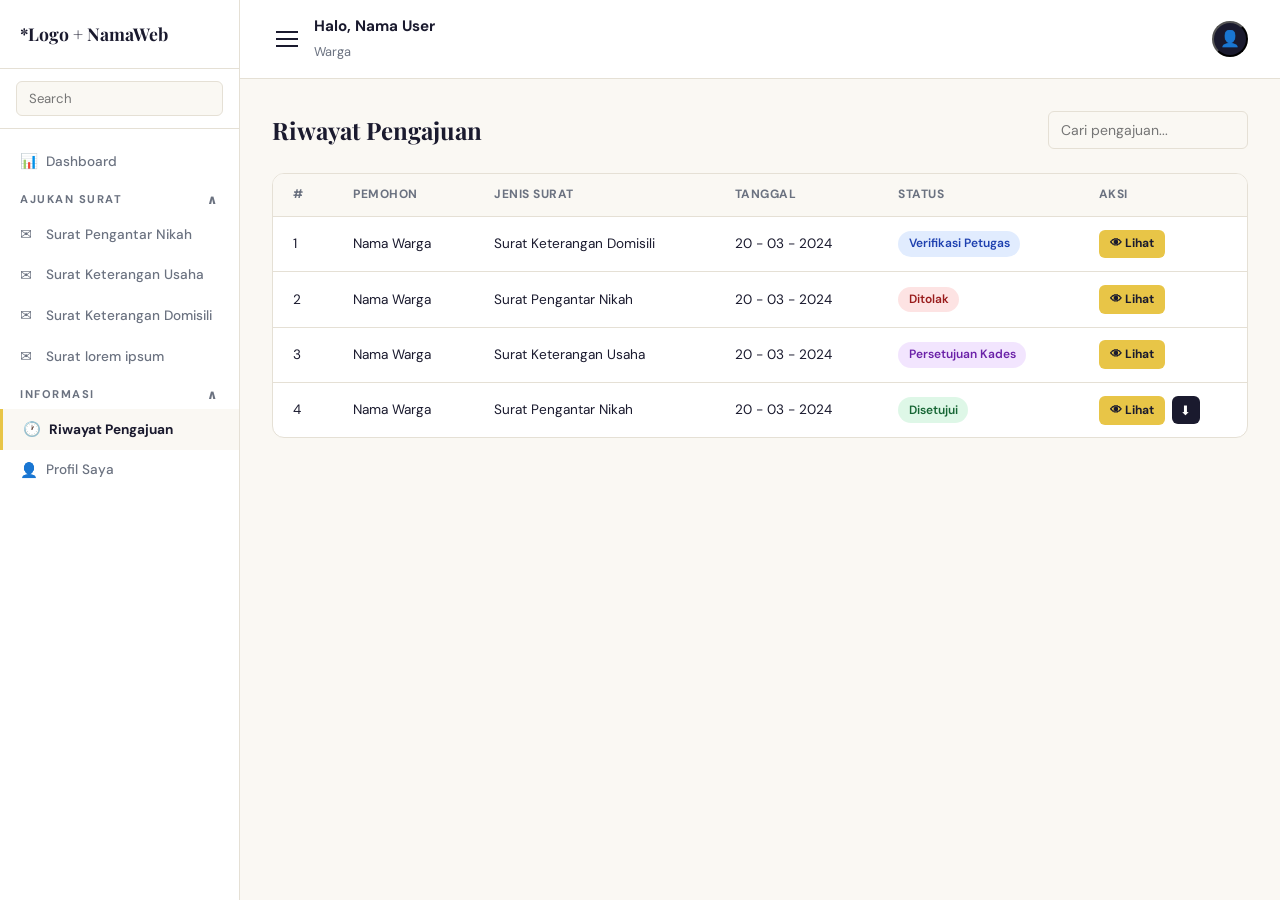
<file: Administrasi Desa before/riwayat.html>
<!DOCTYPE html>
<html lang="id">
<head>
  <meta charset="UTF-8" />
  <meta name="viewport" content="width=device-width, initial-scale=1.0" />
  <title>Riwayat Pengajuan - NamaWeb</title>
  <link rel="stylesheet" href="css/style.css" />
</head>
<body>

  <!-- ============================================
       HALAMAN RIWAYAT PENGAJUAN
       Menampilkan semua pengajuan surat yang pernah dibuat
       ============================================ -->
  <div class="layout-dashboard">

    <!-- Overlay mobile sidebar -->
    <div id="overlaySidebar" class="overlay-sidebar"></div>

    <!-- SIDEBAR -->
    <aside id="sidebar" class="sidebar">
      <div class="sidebar-header">*Logo + NamaWeb</div>
      <div class="sidebar-cari">
        <input type="search" class="input-cari" placeholder="Search" />
      </div>
      <nav class="sidebar-nav">
        <a href="dashboard.html" class="sidebar-link">
          <span class="sidebar-link-ikon">📊</span>Dashboard
        </a>
        <div class="sidebar-label">Ajukan Surat <span class="sidebar-label-ikon">∧</span></div>
        <div class="sidebar-sub">
          <a href="pengajuan.html?jenis=nikah" class="sidebar-link">
            <span class="sidebar-link-ikon">✉</span>Surat Pengantar Nikah
          </a>
          <a href="pengajuan.html?jenis=usaha" class="sidebar-link">
            <span class="sidebar-link-ikon">✉</span>Surat Keterangan Usaha
          </a>
          <a href="pengajuan.html?jenis=domisili" class="sidebar-link">
            <span class="sidebar-link-ikon">✉</span>Surat Keterangan Domisili
          </a>
          <a href="pengajuan.html?jenis=lainnya" class="sidebar-link">
            <span class="sidebar-link-ikon">✉</span>Surat lorem ipsum
          </a>
        </div>
        <div class="sidebar-label">Informasi <span class="sidebar-label-ikon">∧</span></div>
        <div class="sidebar-sub">
          <a href="riwayat.html" class="sidebar-link aktif">
            <span class="sidebar-link-ikon">🕐</span>Riwayat Pengajuan
          </a>
          <a href="profil.html" class="sidebar-link">
            <span class="sidebar-link-ikon">👤</span>Profil Saya
          </a>
        </div>
      </nav>
    </aside>

    <!-- KONTEN UTAMA -->
    <div class="konten-dashboard">

      <!-- Header atas -->
      <header class="header-dashboard">
        <div style="display:flex;align-items:center;gap:0.75rem;">
          <button id="tombolBukaSidebar" class="tombol-hamburger" style="display:flex;">
            <span></span><span></span><span></span>
          </button>
          <div class="header-pengguna">
            <h3>Halo, Nama User</h3>
            <span>Warga</span>
          </div>
        </div>
        <button class="avatar-pengguna" onclick="logout()" title="Keluar">👤</button>
      </header>

      <main class="area-konten">

        <!-- Judul halaman dan filter pencarian -->
        <div style="display:flex;justify-content:space-between;align-items:center;margin-bottom:1.5rem;flex-wrap:wrap;gap:0.75rem;">
          <h1 style="font-family:var(--font-judul);font-size:1.5rem;font-weight:700;">Riwayat Pengajuan</h1>

          <!-- Input filter pencarian tabel -->
          <input
            type="search"
            id="cariRiwayat"
            class="input-form"
            placeholder="Cari pengajuan..."
            style="width:200px;"
          />
        </div>

        <!-- Tabel riwayat pengajuan surat -->
        <div class="kartu-tabel">
          <table class="tabel-data" id="tabelRiwayat">
            <thead>
              <tr>
                <th>#</th>
                <th>Pemohon</th>
                <th>Jenis Surat</th>
                <th>Tanggal</th>
                <th>Status</th>
                <th>Aksi</th>
              </tr>
            </thead>
            <tbody>

              <!-- Baris 1: Verifikasi Petugas -->
              <tr>
                <td>1</td>
                <td>Nama Warga</td>
                <td>Surat Keterangan Domisili</td>
                <td>20 - 03 - 2024</td>
                <td><span class="badge badge-verifikasi">Verifikasi Petugas</span></td>
                <td>
                  <a href="detail-surat.html" class="btn-lihat">👁 Lihat</a>
                </td>
              </tr>

              <!-- Baris 2: Ditolak -->
              <tr>
                <td>2</td>
                <td>Nama Warga</td>
                <td>Surat Pengantar Nikah</td>
                <td>20 - 03 - 2024</td>
                <td><span class="badge badge-ditolak">Ditolak</span></td>
                <td>
                  <a href="detail-surat.html" class="btn-lihat">👁 Lihat</a>
                </td>
              </tr>

              <!-- Baris 3: Persetujuan Kades -->
              <tr>
                <td>3</td>
                <td>Nama Warga</td>
                <td>Surat Keterangan Usaha</td>
                <td>20 - 03 - 2024</td>
                <td><span class="badge badge-persetujuan">Persetujuan Kades</span></td>
                <td>
                  <a href="detail-surat.html" class="btn-lihat">👁 Lihat</a>
                </td>
              </tr>

              <!-- Baris 4: Disetujui (dengan tombol unduh) -->
              <tr>
                <td>4</td>
                <td>Nama Warga</td>
                <td>Surat Pengantar Nikah</td>
                <td>20 - 03 - 2024</td>
                <td><span class="badge badge-disetujui">Disetujui</span></td>
                <td style="display:flex;gap:0.4rem;align-items:center;">
                  <a href="detail-surat.html" class="btn-lihat">👁 Lihat</a>
                  <!-- Tombol unduh surat yang sudah disetujui -->
                  <button class="btn-unduh" title="Unduh surat">⬇</button>
                </td>
              </tr>

            </tbody>
          </table>
        </div>

      </main>
    </div>

  </div>

  <script src="js/main.js"></script>
  <script>
    // Inisialisasi filter pencarian tabel riwayat
    document.addEventListener('DOMContentLoaded', function () {
      filterTabel('cariRiwayat', 'tabelRiwayat');
    });
  </script>
</body>
</html>
</file>
<file: Administrasi Desa before/css/style.css>
/* ============================================
   NAMAWEB - Sistem Layanan Administrasi Desa
   File: style.css - Stylesheet Utama
   ============================================ */

/* ---- Import Font Google ---- */
@import url('https://fonts.googleapis.com/css2?family=Playfair+Display:wght@400;600;700;800&family=DM+Sans:wght@300;400;500;600&display=swap');

/* ---- Variabel CSS (Design Tokens) ---- */
:root {
  --warna-primer: #1a1a2e;        /* Warna utama gelap */
  --warna-sekunder: #16213e;      /* Warna sekunder lebih gelap */
  --warna-aksen: #e8c547;         /* Warna aksen kuning emas */
  --warna-aksen-hover: #d4b03a;   /* Hover warna aksen */
  --warna-teks: #1a1a2e;          /* Warna teks utama */
  --warna-teks-muda: #6b7280;     /* Warna teks sekunder */
  --warna-bg: #faf8f3;            /* Background utama krem */
  --warna-bg-kartu: #ffffff;      /* Background kartu putih */
  --warna-bg-gelap: #1a1a2e;      /* Background gelap */
  --warna-border: #e5e0d5;        /* Warna border */
  --warna-sukses: #22c55e;        /* Warna sukses hijau */
  --warna-peringatan: #f59e0b;    /* Warna peringatan kuning */
  --warna-bahaya: #ef4444;        /* Warna bahaya merah */
  --warna-info: #3b82f6;          /* Warna info biru */

  /* Radius border */
  --radius-kecil: 6px;
  --radius-sedang: 12px;
  --radius-besar: 20px;
  --radius-bulat: 50px;

  /* Bayangan */
  --bayangan-kecil: 0 1px 3px rgba(0,0,0,0.08);
  --bayangan-sedang: 0 4px 16px rgba(0,0,0,0.10);
  --bayangan-besar: 0 8px 32px rgba(0,0,0,0.12);

  /* Transisi */
  --transisi: all 0.25s cubic-bezier(0.4, 0, 0.2, 1);

  /* Font */
  --font-judul: 'Playfair Display', Georgia, serif;
  --font-teks: 'DM Sans', system-ui, sans-serif;
}

/* ---- Reset & Base ---- */
*, *::before, *::after {
  box-sizing: border-box;
  margin: 0;
  padding: 0;
}

html {
  scroll-behavior: smooth;
  font-size: 16px;
}

body {
  font-family: var(--font-teks);
  background-color: var(--warna-bg);
  color: var(--warna-teks);
  line-height: 1.6;
  -webkit-font-smoothing: antialiased;
}

/* ---- Scrollbar Kustom ---- */
::-webkit-scrollbar { width: 6px; }
::-webkit-scrollbar-track { background: var(--warna-bg); }
::-webkit-scrollbar-thumb { background: var(--warna-aksen); border-radius: 3px; }

/* ============================================
   NAVIGASI / HEADER
   ============================================ */
.navbar {
  position: fixed;
  top: 0;
  left: 0;
  right: 0;
  z-index: 1000;
  background: rgba(250, 248, 243, 0.95);
  backdrop-filter: blur(12px);
  border-bottom: 1px solid var(--warna-border);
  padding: 0 2rem;
  height: 64px;
  display: flex;
  align-items: center;
  justify-content: space-between;
  transition: var(--transisi);
}

/* Logo di navbar */
.navbar-logo {
  font-family: var(--font-judul);
  font-size: 1.4rem;
  font-weight: 700;
  color: var(--warna-primer);
  text-decoration: none;
  letter-spacing: -0.5px;
}

/* Link navigasi */
.navbar-menu {
  display: flex;
  align-items: center;
  gap: 2rem;
  list-style: none;
}

.navbar-menu a {
  text-decoration: none;
  color: var(--warna-teks-muda);
  font-size: 0.9rem;
  font-weight: 500;
  transition: var(--transisi);
  position: relative;
}

/* Efek garis bawah pada hover menu */
.navbar-menu a::after {
  content: '';
  position: absolute;
  bottom: -4px;
  left: 0;
  width: 0;
  height: 2px;
  background: var(--warna-aksen);
  transition: width 0.25s ease;
}

.navbar-menu a:hover { color: var(--warna-teks); }
.navbar-menu a:hover::after { width: 100%; }

/* Tombol navigasi */
.navbar-aksi {
  display: flex;
  align-items: center;
  gap: 0.75rem;
}

/* Tombol hamburger untuk mobile */
.tombol-hamburger {
  display: none;
  flex-direction: column;
  gap: 5px;
  background: none;
  border: none;
  cursor: pointer;
  padding: 4px;
}

.tombol-hamburger span {
  display: block;
  width: 22px;
  height: 2px;
  background: var(--warna-teks);
  transition: var(--transisi);
}

/* ============================================
   TOMBOL (BUTTON COMPONENTS)
   ============================================ */

/* Tombol primer utama (hitam) */
.btn-primer {
  display: inline-flex;
  align-items: center;
  gap: 0.5rem;
  padding: 0.65rem 1.4rem;
  background: var(--warna-primer);
  color: white;
  border: none;
  border-radius: var(--radius-bulat);
  font-family: var(--font-teks);
  font-size: 0.875rem;
  font-weight: 600;
  cursor: pointer;
  text-decoration: none;
  transition: var(--transisi);
  white-space: nowrap;
}

.btn-primer:hover {
  background: var(--warna-aksen);
  color: var(--warna-primer);
  transform: translateY(-1px);
  box-shadow: var(--bayangan-sedang);
}

/* Tombol sekunder (outline) */
.btn-sekunder {
  display: inline-flex;
  align-items: center;
  gap: 0.5rem;
  padding: 0.65rem 1.4rem;
  background: transparent;
  color: var(--warna-teks);
  border: 1.5px solid var(--warna-teks);
  border-radius: var(--radius-bulat);
  font-family: var(--font-teks);
  font-size: 0.875rem;
  font-weight: 500;
  cursor: pointer;
  text-decoration: none;
  transition: var(--transisi);
  white-space: nowrap;
}

.btn-sekunder:hover {
  background: var(--warna-teks);
  color: white;
  transform: translateY(-1px);
}

/* Tombol aksen kuning */
.btn-aksen {
  display: inline-flex;
  align-items: center;
  gap: 0.5rem;
  padding: 0.75rem 1.6rem;
  background: var(--warna-aksen);
  color: var(--warna-primer);
  border: none;
  border-radius: var(--radius-bulat);
  font-family: var(--font-teks);
  font-size: 0.9rem;
  font-weight: 700;
  cursor: pointer;
  text-decoration: none;
  transition: var(--transisi);
}

.btn-aksen:hover {
  background: var(--warna-aksen-hover);
  transform: translateY(-2px);
  box-shadow: 0 6px 20px rgba(232, 197, 71, 0.35);
}

/* Tombol ukuran kecil */
.btn-kecil {
  padding: 0.4rem 0.9rem;
  font-size: 0.8rem;
}

/* ============================================
   HERO SECTION (HALAMAN UTAMA)
   ============================================ */
.hero {
  min-height: 100vh;
  display: grid;
  grid-template-columns: 1fr 1fr;
  padding-top: 64px; /* Tinggi navbar */
}

/* Sisi kiri hero dengan gambar/background */
.hero-kiri {
  background: var(--warna-primer);
  display: flex;
  flex-direction: column;
  justify-content: flex-end;
  padding: 3rem 3rem 3.5rem;
  position: relative;
  overflow: hidden;
}

/* Dekorasi background hero kiri */
.hero-kiri::before {
  content: '';
  position: absolute;
  top: 0;
  left: 0;
  right: 0;
  bottom: 0;
  background: 
    radial-gradient(ellipse at 20% 20%, rgba(232, 197, 71, 0.15) 0%, transparent 60%),
    radial-gradient(ellipse at 80% 80%, rgba(232, 197, 71, 0.08) 0%, transparent 50%);
  pointer-events: none;
}

/* Pola dot dekoratif */
.hero-kiri::after {
  content: '';
  position: absolute;
  top: 2rem;
  right: 2rem;
  width: 120px;
  height: 120px;
  background-image: radial-gradient(circle, rgba(232,197,71,0.3) 1px, transparent 1px);
  background-size: 12px 12px;
  pointer-events: none;
}

.hero-kiri-konten { position: relative; z-index: 1; }

.hero-label {
  display: inline-block;
  font-size: 0.8rem;
  font-weight: 600;
  color: var(--warna-aksen);
  text-transform: uppercase;
  letter-spacing: 2px;
  margin-bottom: 1rem;
}

.hero-kiri h1 {
  font-family: var(--font-judul);
  font-size: clamp(2rem, 3.5vw, 2.8rem);
  font-weight: 800;
  color: white;
  line-height: 1.2;
  margin-bottom: 1.5rem;
}

/* Highlight teks dengan aksen */
.hero-kiri h1 span {
  color: var(--warna-aksen);
}

.hero-tombol {
  display: flex;
  gap: 0.75rem;
  flex-wrap: wrap;
}

/* Sisi kanan hero */
.hero-kanan {
  display: flex;
  align-items: center;
  padding: 3rem;
  background: var(--warna-bg);
}

.hero-kanan-konten { max-width: 460px; }

.hero-kanan h2 {
  font-family: var(--font-judul);
  font-size: clamp(1.8rem, 3vw, 2.5rem);
  font-weight: 700;
  color: var(--warna-teks);
  line-height: 1.25;
  margin-bottom: 1.25rem;
}

.hero-kanan p {
  color: var(--warna-teks-muda);
  font-size: 0.925rem;
  line-height: 1.75;
  margin-bottom: 1.5rem;
}

/* Daftar fitur di hero kanan */
.daftar-fitur {
  list-style: none;
  display: flex;
  flex-direction: column;
  gap: 0.6rem;
}

.daftar-fitur li {
  display: flex;
  align-items: center;
  gap: 0.6rem;
  font-size: 0.875rem;
  color: var(--warna-teks-muda);
}

.ikon-centang {
  width: 18px;
  height: 18px;
  background: var(--warna-aksen);
  border-radius: 50%;
  display: flex;
  align-items: center;
  justify-content: center;
  flex-shrink: 0;
  font-size: 0.65rem;
  color: var(--warna-primer);
  font-weight: 700;
}

/* Gambar placeholder hero */
.hero-gambar {
  width: 100%;
  height: 200px;
  background: linear-gradient(135deg, #e5e0d5 0%, #d4cfc5 100%);
  border-radius: var(--radius-sedang);
  margin-bottom: 1.5rem;
  display: flex;
  align-items: center;
  justify-content: center;
  color: #9ca3af;
  font-size: 0.85rem;
}

/* ============================================
   SEKSI LAYANAN SURAT
   ============================================ */
.seksi-layanan {
  padding: 5rem 2rem;
  background: var(--warna-bg-kartu);
}

.kontainer { max-width: 1100px; margin: 0 auto; }

.judul-seksi {
  text-align: center;
  margin-bottom: 3rem;
}

.judul-seksi h2 {
  font-family: var(--font-judul);
  font-size: clamp(1.8rem, 3vw, 2.4rem);
  font-weight: 700;
  color: var(--warna-teks);
  margin-bottom: 0.75rem;
}

.judul-seksi p {
  color: var(--warna-teks-muda);
  max-width: 500px;
  margin: 0 auto;
  font-size: 0.925rem;
  line-height: 1.7;
}

/* Grid kartu layanan */
.grid-layanan {
  display: grid;
  grid-template-columns: repeat(3, 1fr);
  gap: 1.5rem;
  margin-bottom: 2rem;
}

/* Kartu layanan individual */
.kartu-layanan {
  background: var(--warna-bg);
  border: 1px solid var(--warna-border);
  border-radius: var(--radius-sedang);
  padding: 1.5rem;
  cursor: pointer;
  transition: var(--transisi);
}

.kartu-layanan:hover {
  transform: translateY(-4px);
  box-shadow: var(--bayangan-sedang);
  border-color: var(--warna-aksen);
}

/* Gambar thumbnail kartu */
.kartu-layanan-gambar {
  width: 100%;
  height: 160px;
  background: linear-gradient(135deg, #e5e0d5 0%, #ccc7bc 100%);
  border-radius: var(--radius-kecil);
  margin-bottom: 1rem;
  display: flex;
  align-items: center;
  justify-content: center;
  font-size: 2rem;
}

.kartu-layanan h3 {
  font-weight: 700;
  font-size: 0.95rem;
  color: var(--warna-teks);
  margin-bottom: 0.4rem;
}

.kartu-layanan p {
  font-size: 0.825rem;
  color: var(--warna-teks-muda);
  line-height: 1.6;
}

/* Indikator pagination */
.pagination-titik {
  display: flex;
  justify-content: center;
  gap: 0.4rem;
}

.pagination-titik span {
  width: 8px;
  height: 8px;
  border-radius: 50%;
  background: var(--warna-border);
  cursor: pointer;
  transition: var(--transisi);
}

.pagination-titik span.aktif {
  background: var(--warna-primer);
  width: 24px;
  border-radius: 4px;
}

/* ============================================
   SEKSI ALUR PENGAJUAN
   ============================================ */
.seksi-alur {
  padding: 5rem 2rem;
  background: var(--warna-bg);
}

.grid-alur {
  display: grid;
  grid-template-columns: 1fr 1fr;
  gap: 4rem;
  align-items: start;
}

/* Judul alur di kiri */
.alur-judul h2 {
  font-family: var(--font-judul);
  font-size: clamp(1.8rem, 3vw, 2.4rem);
  font-weight: 700;
  line-height: 1.25;
  margin-bottom: 1rem;
}

.alur-judul p {
  color: var(--warna-teks-muda);
  font-size: 0.925rem;
  line-height: 1.75;
}

/* Gambar ilustrasi alur */
.alur-gambar {
  width: 100%;
  height: 300px;
  background: linear-gradient(135deg, #e5e0d5, #d4cfc5);
  border-radius: var(--radius-sedang);
  display: flex;
  align-items: center;
  justify-content: center;
  color: #9ca3af;
  margin-top: 2rem;
}

/* Timeline alur pengajuan */
.timeline-alur { position: relative; }

.item-timeline {
  display: flex;
  gap: 1rem;
  align-items: flex-start;
  margin-bottom: 0.5rem;
}

/* Wrapper untuk titik dan garis timeline */
.timeline-kiri {
  display: flex;
  flex-direction: column;
  align-items: center;
  gap: 0;
}

/* Titik lingkaran timeline */
.titik-timeline {
  width: 16px;
  height: 16px;
  border-radius: 50%;
  background: var(--warna-border);
  border: 3px solid var(--warna-bg-kartu);
  flex-shrink: 0;
  box-shadow: 0 0 0 2px var(--warna-border);
  transition: var(--transisi);
  margin-top: 4px;
}

/* Garis penghubung antar item timeline */
.garis-timeline {
  width: 2px;
  height: 40px;
  background: var(--warna-border);
}

.item-timeline.aktif .titik-timeline {
  background: var(--warna-aksen);
  box-shadow: 0 0 0 3px rgba(232, 197, 71, 0.3);
}

.item-timeline.aktif .garis-timeline {
  background: var(--warna-aksen);
}

/* Konten teks timeline */
.konten-timeline {
  flex: 1;
  padding: 0.75rem 1rem;
  border-radius: var(--radius-kecil);
  background: transparent;
  transition: var(--transisi);
  cursor: pointer;
  margin-bottom: 0.25rem;
}

.item-timeline.aktif .konten-timeline {
  background: var(--warna-bg-kartu);
  box-shadow: var(--bayangan-kecil);
  border: 1px solid var(--warna-border);
}

.konten-timeline h4 {
  font-weight: 700;
  font-size: 0.9rem;
  color: var(--warna-teks);
  margin-bottom: 0.25rem;
}

.konten-timeline p {
  font-size: 0.825rem;
  color: var(--warna-teks-muda);
  line-height: 1.5;
  display: none; /* Tampil hanya item aktif */
}

.item-timeline.aktif .konten-timeline p { display: block; }

/* ============================================
   SEKSI FAQ (PERTANYAAN UMUM)
   ============================================ */
.seksi-faq {
  padding: 5rem 2rem;
  background: var(--warna-bg-kartu);
}

.grid-faq {
  display: grid;
  grid-template-columns: 1fr 1.5fr;
  gap: 4rem;
  align-items: start;
}

.faq-judul h2 {
  font-family: var(--font-judul);
  font-size: clamp(1.8rem, 3vw, 2.4rem);
  font-weight: 700;
  line-height: 1.25;
  margin-bottom: 1rem;
}

.faq-judul p {
  color: var(--warna-teks-muda);
  font-size: 0.925rem;
  line-height: 1.75;
}

/* Daftar accordion FAQ */
.daftar-faq { display: flex; flex-direction: column; gap: 0; }

/* Item accordion FAQ */
.item-faq {
  border-bottom: 1px solid var(--warna-border);
  overflow: hidden;
}

/* Tombol pertanyaan FAQ */
.pertanyaan-faq {
  width: 100%;
  padding: 1.1rem 0;
  background: none;
  border: none;
  text-align: left;
  font-family: var(--font-teks);
  font-size: 0.925rem;
  font-weight: 600;
  color: var(--warna-teks);
  cursor: pointer;
  display: flex;
  justify-content: space-between;
  align-items: center;
  gap: 1rem;
  transition: var(--transisi);
}

.pertanyaan-faq:hover { color: var(--warna-aksen); }

/* Ikon panah FAQ */
.ikon-faq {
  font-size: 1.1rem;
  font-weight: 400;
  transition: transform 0.25s ease;
  flex-shrink: 0;
  color: var(--warna-teks-muda);
}

.item-faq.terbuka .ikon-faq { transform: rotate(180deg); }

/* Konten jawaban FAQ (tersembunyi) */
.jawaban-faq {
  max-height: 0;
  overflow: hidden;
  transition: max-height 0.35s ease;
}

.jawaban-faq p {
  padding: 0 0 1.1rem;
  color: var(--warna-teks-muda);
  font-size: 0.875rem;
  line-height: 1.75;
}

/* ============================================
   SEKSI KONTAK / CTA
   ============================================ */
.seksi-kontak {
  padding: 4rem 2rem;
  background: var(--warna-bg);
}

.kartu-kontak {
  background: var(--warna-primer);
  border-radius: var(--radius-besar);
  padding: 3rem;
  text-align: center;
  position: relative;
  overflow: hidden;
}

/* Dekorasi background kartu kontak */
.kartu-kontak::before {
  content: '';
  position: absolute;
  top: -50%;
  left: -20%;
  width: 500px;
  height: 500px;
  background: radial-gradient(circle, rgba(232,197,71,0.15) 0%, transparent 60%);
  pointer-events: none;
}

.kartu-kontak h2 {
  font-family: var(--font-judul);
  font-size: clamp(1.8rem, 3vw, 2.4rem);
  font-weight: 700;
  color: white;
  margin-bottom: 1rem;
  position: relative;
}

.kartu-kontak p {
  color: rgba(255,255,255,0.7);
  font-size: 0.925rem;
  max-width: 480px;
  margin: 0 auto 2rem;
  line-height: 1.75;
  position: relative;
}

/* Tombol WhatsApp */
.btn-whatsapp {
  display: inline-flex;
  align-items: center;
  gap: 0.6rem;
  padding: 0.875rem 1.75rem;
  background: #25d366;
  color: white;
  border: none;
  border-radius: var(--radius-bulat);
  font-family: var(--font-teks);
  font-size: 0.925rem;
  font-weight: 700;
  cursor: pointer;
  text-decoration: none;
  transition: var(--transisi);
  position: relative;
}

.btn-whatsapp:hover {
  background: #1ebe5c;
  transform: translateY(-2px);
  box-shadow: 0 8px 24px rgba(37, 211, 102, 0.35);
}

/* ============================================
   FOOTER
   ============================================ */
footer {
  background: var(--warna-sekunder);
  color: white;
  padding: 3rem 2rem 1.5rem;
}

.footer-grid {
  max-width: 1100px;
  margin: 0 auto;
  display: grid;
  grid-template-columns: 2fr 1fr 1fr;
  gap: 3rem;
  margin-bottom: 2rem;
}

/* Logo footer */
.footer-logo {
  font-family: var(--font-judul);
  font-size: 1.4rem;
  font-weight: 700;
  color: white;
  margin-bottom: 0.75rem;
}

.footer-deskripsi {
  color: rgba(255,255,255,0.6);
  font-size: 0.875rem;
  line-height: 1.75;
  margin-bottom: 1rem;
}

.footer-copyright {
  color: rgba(255,255,255,0.4);
  font-size: 0.8rem;
}

/* Judul kolom footer */
.footer-judul-kolom {
  font-weight: 700;
  font-size: 0.9rem;
  color: white;
  margin-bottom: 1rem;
  text-transform: uppercase;
  letter-spacing: 1px;
}

/* Link footer */
.footer-link {
  list-style: none;
  display: flex;
  flex-direction: column;
  gap: 0.5rem;
}

.footer-link a {
  text-decoration: none;
  color: rgba(255,255,255,0.6);
  font-size: 0.875rem;
  transition: var(--transisi);
}

.footer-link a:hover { color: var(--warna-aksen); }

/* Informasi kontak footer */
.footer-kontak {
  list-style: none;
  display: flex;
  flex-direction: column;
  gap: 0.6rem;
}

.footer-kontak li {
  color: rgba(255,255,255,0.6);
  font-size: 0.85rem;
  display: flex;
  align-items: flex-start;
  gap: 0.5rem;
}

/* Garis pemisah footer */
.footer-garis {
  border: none;
  border-top: 1px solid rgba(255,255,255,0.1);
  margin-bottom: 1rem;
}

.footer-bawah {
  max-width: 1100px;
  margin: 0 auto;
  display: flex;
  justify-content: space-between;
  align-items: center;
}

.footer-bawah p {
  color: rgba(255,255,255,0.4);
  font-size: 0.8rem;
}

/* Tombol scroll ke atas */
.btn-atas {
  width: 36px;
  height: 36px;
  background: var(--warna-aksen);
  border: none;
  border-radius: 50%;
  cursor: pointer;
  display: flex;
  align-items: center;
  justify-content: center;
  color: var(--warna-primer);
  font-size: 1rem;
  transition: var(--transisi);
}

.btn-atas:hover { transform: translateY(-2px); }

/* ============================================
   HALAMAN AUTENTIKASI (LOGIN & REGISTER)
   ============================================ */
.halaman-auth {
  min-height: 100vh;
  display: flex;
  align-items: center;
  justify-content: center;
  background: var(--warna-primer);
  position: relative;
  overflow: hidden;
}

/* Dekorasi sudut auth */
.auth-dekorasi-1, .auth-dekorasi-2 {
  position: absolute;
  width: 200px;
  height: 200px;
  background: rgba(232,197,71,0.15);
  border-radius: var(--radius-sedang);
}

.auth-dekorasi-1 { bottom: -40px; left: -40px; transform: rotate(25deg); }
.auth-dekorasi-2 { top: -40px; right: -40px; transform: rotate(-15deg); }

/* Kartu form autentikasi */
.kartu-auth {
  background: #e8e4de;
  border-radius: var(--radius-besar);
  overflow: hidden;
  display: grid;
  grid-template-columns: 1.2fr 0.8fr;
  width: min(800px, 90vw);
  box-shadow: 0 24px 60px rgba(0,0,0,0.3);
  position: relative;
  z-index: 1;
}

/* Panel form auth */
.auth-form-panel {
  padding: 2.5rem;
  background: #e8e4de;
}

.auth-form-panel h2 {
  font-family: var(--font-judul);
  font-size: 1.8rem;
  font-weight: 700;
  color: var(--warna-teks);
  margin-bottom: 1.5rem;
}

/* Grup input form */
.grup-input {
  margin-bottom: 1rem;
}

.grup-input label {
  display: block;
  font-size: 0.825rem;
  font-weight: 600;
  color: var(--warna-teks);
  margin-bottom: 0.35rem;
}

/* Input text form */
.input-teks {
  width: 100%;
  padding: 0.6rem 0;
  background: transparent;
  border: none;
  border-bottom: 2px solid rgba(0,0,0,0.2);
  color: var(--warna-teks);
  font-family: var(--font-teks);
  font-size: 0.9rem;
  outline: none;
  transition: border-color 0.2s;
}

.input-teks:focus { border-bottom-color: var(--warna-primer); }

.input-teks::placeholder { color: rgba(0,0,0,0.35); }

/* Teks link di form */
.auth-link {
  text-align: center;
  margin-top: 1rem;
  font-size: 0.85rem;
  color: var(--warna-teks-muda);
}

.auth-link a {
  color: var(--warna-primer);
  font-weight: 700;
  text-decoration: none;
}

/* Panel sambutan auth (sisi kanan) */
.auth-sambutan-panel {
  background: var(--warna-bg-kartu);
  padding: 2.5rem;
  display: flex;
  flex-direction: column;
  justify-content: center;
  align-items: flex-start;
}

.auth-sambutan-panel h3 {
  font-family: var(--font-judul);
  font-size: 1.9rem;
  font-weight: 700;
  line-height: 1.2;
  margin-bottom: 1rem;
  color: var(--warna-teks);
}

.auth-sambutan-panel p {
  color: var(--warna-teks-muda);
  font-size: 0.875rem;
  line-height: 1.75;
}

/* ============================================
   LAYOUT DASHBOARD (SIDEBAR + KONTEN)
   ============================================ */
.layout-dashboard {
  display: flex;
  min-height: 100vh;
}

/* Sidebar navigasi dashboard */
.sidebar {
  width: 240px;
  background: var(--warna-bg-kartu);
  border-right: 1px solid var(--warna-border);
  display: flex;
  flex-direction: column;
  position: fixed;
  top: 0;
  left: 0;
  bottom: 0;
  overflow-y: auto;
  z-index: 100;
  transition: transform 0.3s ease;
}

/* Header sidebar dengan logo */
.sidebar-header {
  padding: 1.25rem 1.25rem;
  border-bottom: 1px solid var(--warna-border);
  font-family: var(--font-judul);
  font-size: 1.1rem;
  font-weight: 700;
  color: var(--warna-primer);
}

/* Input pencarian di sidebar */
.sidebar-cari {
  padding: 0.75rem 1rem;
  border-bottom: 1px solid var(--warna-border);
}

.input-cari {
  width: 100%;
  padding: 0.5rem 0.75rem;
  background: var(--warna-bg);
  border: 1px solid var(--warna-border);
  border-radius: var(--radius-kecil);
  font-family: var(--font-teks);
  font-size: 0.825rem;
  color: var(--warna-teks);
  outline: none;
  transition: var(--transisi);
}

.input-cari:focus { border-color: var(--warna-aksen); }

/* Navigasi sidebar */
.sidebar-nav {
  padding: 0.75rem 0;
  flex: 1;
}

/* Label kategori grup navigasi */
.sidebar-label {
  font-size: 0.7rem;
  font-weight: 700;
  text-transform: uppercase;
  letter-spacing: 1.5px;
  color: var(--warna-teks-muda);
  padding: 0.5rem 1.25rem 0.25rem;
  display: flex;
  justify-content: space-between;
  align-items: center;
  cursor: pointer;
}

.sidebar-label-ikon { color: var(--warna-teks-muda); font-size: 0.8rem; }

/* Link item navigasi sidebar */
.sidebar-link {
  display: flex;
  align-items: center;
  gap: 0.6rem;
  padding: 0.55rem 1.25rem;
  text-decoration: none;
  color: var(--warna-teks-muda);
  font-size: 0.85rem;
  font-weight: 500;
  transition: var(--transisi);
  cursor: pointer;
  border: none;
  background: none;
  width: 100%;
  text-align: left;
}

.sidebar-link:hover {
  color: var(--warna-teks);
  background: var(--warna-bg);
}

/* Link sidebar yang sedang aktif */
.sidebar-link.aktif {
  color: var(--warna-teks);
  background: var(--warna-bg);
  font-weight: 700;
  border-left: 3px solid var(--warna-aksen);
}

.sidebar-link-ikon { font-size: 0.9rem; width: 16px; }

/* ============================================
   HEADER DASHBOARD (TOP BAR)
   ============================================ */
.header-dashboard {
  background: var(--warna-bg-kartu);
  border-bottom: 1px solid var(--warna-border);
  padding: 0.875rem 2rem;
  display: flex;
  justify-content: space-between;
  align-items: center;
  position: sticky;
  top: 0;
  z-index: 50;
}

/* Nama & peran pengguna */
.header-pengguna h3 {
  font-weight: 700;
  font-size: 0.95rem;
  color: var(--warna-teks);
}

.header-pengguna span {
  font-size: 0.8rem;
  color: var(--warna-teks-muda);
}

/* Ikon avatar pengguna */
.avatar-pengguna {
  width: 36px;
  height: 36px;
  background: var(--warna-primer);
  border-radius: 50%;
  display: flex;
  align-items: center;
  justify-content: center;
  color: white;
  font-size: 1rem;
  cursor: pointer;
}

/* Konten utama dashboard */
.konten-dashboard {
  margin-left: 240px; /* Mengkompensasi lebar sidebar */
  flex: 1;
  display: flex;
  flex-direction: column;
  min-height: 100vh;
}

.area-konten {
  padding: 2rem;
  flex: 1;
}

/* ============================================
   KARTU STATISTIK DASHBOARD
   ============================================ */
.grid-statistik {
  display: grid;
  grid-template-columns: repeat(4, 1fr);
  gap: 1rem;
  margin-bottom: 1.75rem;
}

.kartu-statistik {
  background: var(--warna-bg-kartu);
  border: 1px solid var(--warna-border);
  border-radius: var(--radius-sedang);
  padding: 1.1rem;
  transition: var(--transisi);
}

.kartu-statistik:hover { box-shadow: var(--bayangan-kecil); }

/* Angka statistik */
.statistik-angka {
  font-family: var(--font-judul);
  font-size: 2rem;
  font-weight: 800;
  color: var(--warna-teks);
  display: flex;
  align-items: baseline;
  gap: 0.35rem;
}

/* Indikator naik/turun statistik */
.statistik-naik {
  font-family: var(--font-teks);
  font-size: 0.7rem;
  color: var(--warna-sukses);
  background: rgba(34,197,94,0.1);
  padding: 2px 6px;
  border-radius: 4px;
  font-weight: 600;
}

.statistik-label {
  font-size: 0.8rem;
  color: var(--warna-teks-muda);
  margin-top: 0.2rem;
}

/* ============================================
   TABEL DATA
   ============================================ */
.kartu-tabel {
  background: var(--warna-bg-kartu);
  border: 1px solid var(--warna-border);
  border-radius: var(--radius-sedang);
  overflow: hidden;
  margin-bottom: 1.5rem;
}

/* Header kartu tabel */
.kartu-tabel-header {
  display: flex;
  justify-content: space-between;
  align-items: center;
  padding: 1rem 1.25rem;
  border-bottom: 1px solid var(--warna-border);
}

.kartu-tabel-header h3 {
  font-weight: 700;
  font-size: 0.95rem;
  color: var(--warna-teks);
}

.kartu-tabel-header a {
  font-size: 0.825rem;
  color: var(--warna-aksen);
  text-decoration: none;
  font-weight: 600;
}

/* Tabel utama */
.tabel-data {
  width: 100%;
  border-collapse: collapse;
}

.tabel-data th {
  padding: 0.7rem 1.25rem;
  text-align: left;
  font-size: 0.75rem;
  font-weight: 700;
  text-transform: uppercase;
  letter-spacing: 0.5px;
  color: var(--warna-teks-muda);
  background: var(--warna-bg);
  border-bottom: 1px solid var(--warna-border);
}

.tabel-data td {
  padding: 0.8rem 1.25rem;
  font-size: 0.85rem;
  color: var(--warna-teks);
  border-bottom: 1px solid var(--warna-border);
  vertical-align: middle;
}

.tabel-data tr:last-child td { border-bottom: none; }

.tabel-data tr:hover td { background: var(--warna-bg); }

/* ============================================
   BADGE STATUS
   ============================================ */
.badge {
  display: inline-flex;
  align-items: center;
  gap: 0.3rem;
  padding: 0.2rem 0.65rem;
  border-radius: var(--radius-bulat);
  font-size: 0.75rem;
  font-weight: 600;
}

/* Badge berbagai status */
.badge-menunggu {
  background: rgba(245, 158, 11, 0.15);
  color: #92400e;
}

.badge-disetujui {
  background: rgba(34, 197, 94, 0.15);
  color: #166534;
}

.badge-ditolak {
  background: rgba(239, 68, 68, 0.15);
  color: #991b1b;
}

.badge-verifikasi {
  background: rgba(59, 130, 246, 0.15);
  color: #1e40af;
}

.badge-persetujuan {
  background: rgba(168, 85, 247, 0.15);
  color: #6b21a8;
}

/* ============================================
   PANEL NOTIFIKASI
   ============================================ */
.panel-notifikasi {
  background: var(--warna-bg-kartu);
  border: 1px solid var(--warna-border);
  border-radius: var(--radius-sedang);
  overflow: hidden;
}

.panel-notifikasi-header {
  display: flex;
  justify-content: space-between;
  align-items: center;
  padding: 1rem 1.25rem;
  border-bottom: 1px solid var(--warna-border);
}

.panel-notifikasi-header h3 {
  font-weight: 700;
  font-size: 0.95rem;
}

.panel-notifikasi-header a {
  font-size: 0.8rem;
  color: var(--warna-aksen);
  text-decoration: none;
  font-weight: 600;
}

/* Item notifikasi individual */
.item-notifikasi {
  padding: 0.875rem 1.25rem;
  border-bottom: 1px solid var(--warna-border);
  display: flex;
  gap: 0.75rem;
  align-items: flex-start;
  font-size: 0.825rem;
  color: var(--warna-teks-muda);
  line-height: 1.5;
}

.item-notifikasi:last-child { border-bottom: none; }

/* Ikon titik notifikasi */
.notif-titik {
  width: 8px;
  height: 8px;
  border-radius: 50%;
  margin-top: 5px;
  flex-shrink: 0;
}

.notif-hijau { background: var(--warna-sukses); }
.notif-biru { background: var(--warna-info); }
.notif-merah { background: var(--warna-bahaya); }

/* ============================================
   FORM PENGAJUAN SURAT
   ============================================ */
.halaman-judul {
  display: flex;
  justify-content: space-between;
  align-items: flex-start;
  margin-bottom: 1.5rem;
}

.halaman-judul h1 {
  font-family: var(--font-judul);
  font-size: 1.6rem;
  font-weight: 700;
  color: var(--warna-teks);
  margin-bottom: 0.25rem;
}

.halaman-judul p {
  font-size: 0.875rem;
  color: var(--warna-teks-muda);
}

.kartu-form {
  background: var(--warna-bg-kartu);
  border: 1px solid var(--warna-border);
  border-radius: var(--radius-sedang);
  padding: 1.5rem;
  margin-bottom: 1.25rem;
}

.kartu-form h3 {
  font-weight: 700;
  font-size: 0.95rem;
  color: var(--warna-teks);
  margin-bottom: 1.25rem;
  padding-bottom: 0.75rem;
  border-bottom: 1px solid var(--warna-border);
}

/* Grid input form 2 kolom */
.grid-form-2 {
  display: grid;
  grid-template-columns: 1fr 1fr;
  gap: 1rem;
}

/* Grup input form (label + input) */
.grup-form {
  margin-bottom: 0;
}

.grup-form label {
  display: block;
  font-size: 0.8rem;
  font-weight: 600;
  color: var(--warna-teks);
  margin-bottom: 0.35rem;
}

/* Input dan select form dashboard */
.input-form {
  width: 100%;
  padding: 0.55rem 0.75rem;
  background: var(--warna-bg);
  border: 1px solid var(--warna-border);
  border-radius: var(--radius-kecil);
  font-family: var(--font-teks);
  font-size: 0.875rem;
  color: var(--warna-teks);
  outline: none;
  transition: var(--transisi);
}

.input-form:focus { border-color: var(--warna-aksen); }

/* Input upload file */
.input-file-wrapper {
  display: flex;
  align-items: center;
  gap: 0.5rem;
}

.btn-pilih-file {
  padding: 0.45rem 0.875rem;
  background: var(--warna-aksen);
  color: var(--warna-primer);
  border: none;
  border-radius: var(--radius-kecil);
  font-family: var(--font-teks);
  font-size: 0.8rem;
  font-weight: 700;
  cursor: pointer;
  transition: var(--transisi);
  white-space: nowrap;
}

.btn-pilih-file:hover { background: var(--warna-aksen-hover); }

.input-file-teks {
  font-size: 0.8rem;
  color: var(--warna-teks-muda);
}

/* Tombol aksi form */
.form-aksi {
  display: flex;
  gap: 0.75rem;
  margin-top: 1.5rem;
}

/* ============================================
   HALAMAN DETAIL SURAT
   ============================================ */
.tombol-kembali {
  display: inline-flex;
  align-items: center;
  gap: 0.4rem;
  font-size: 0.825rem;
  color: var(--warna-aksen);
  text-decoration: none;
  font-weight: 600;
  margin-bottom: 1.25rem;
  cursor: pointer;
  background: none;
  border: none;
}

.tombol-kembali:hover { text-decoration: underline; }

/* Grid detail surat */
.grid-detail {
  display: grid;
  grid-template-columns: 1.5fr 1fr;
  gap: 1.25rem;
}

/* Panel kiri detail */
.detail-panel-kiri { display: flex; flex-direction: column; gap: 1.25rem; }

/* Panel kanan detail */
.detail-panel-kanan { display: flex; flex-direction: column; gap: 1.25rem; }

/* Info detail surat */
.kartu-detail {
  background: var(--warna-bg-kartu);
  border: 1px solid var(--warna-border);
  border-radius: var(--radius-sedang);
  padding: 1.25rem;
}

.kartu-detail h3 {
  font-family: var(--font-judul);
  font-size: 1.3rem;
  font-weight: 700;
  color: var(--warna-teks);
  margin-bottom: 0.25rem;
}

.nomor-pengajuan {
  font-size: 0.8rem;
  color: var(--warna-teks-muda);
  margin-bottom: 1.25rem;
}

/* Baris info detail */
.baris-detail {
  display: flex;
  gap: 0.5rem;
  margin-bottom: 0.65rem;
  font-size: 0.875rem;
}

.baris-detail dt {
  width: 140px;
  flex-shrink: 0;
  color: var(--warna-teks-muda);
  font-weight: 500;
}

.baris-detail dd { color: var(--warna-teks); font-weight: 600; }

/* Kartu dokumen upload */
.item-dokumen {
  display: flex;
  justify-content: space-between;
  align-items: center;
  padding: 0.75rem;
  background: var(--warna-bg);
  border: 1px solid var(--warna-border);
  border-radius: var(--radius-kecil);
  margin-bottom: 0.5rem;
  font-size: 0.85rem;
}

.item-dokumen-info {
  display: flex;
  align-items: center;
  gap: 0.5rem;
  color: var(--warna-teks);
}

.ikon-pdf {
  color: var(--warna-bahaya);
  font-size: 1rem;
}

.link-unduh {
  font-size: 0.8rem;
  color: var(--warna-aksen);
  font-weight: 600;
  text-decoration: none;
  cursor: pointer;
}

/* ============================================
   PROFIL PENGGUNA
   ============================================ */
.kartu-profil {
  background: var(--warna-bg-kartu);
  border: 1px solid var(--warna-border);
  border-radius: var(--radius-sedang);
  padding: 1.5rem;
}

.profil-header {
  display: flex;
  justify-content: space-between;
  align-items: flex-start;
  margin-bottom: 1.5rem;
}

.profil-header h2 {
  font-family: var(--font-judul);
  font-size: 1.5rem;
  font-weight: 700;
  color: var(--warna-teks);
}

/* Avatar profil */
.profil-avatar {
  display: flex;
  align-items: center;
  gap: 1rem;
  margin-bottom: 1.5rem;
}

.avatar-lingkaran {
  width: 72px;
  height: 72px;
  background: var(--warna-primer);
  border-radius: 50%;
  display: flex;
  align-items: center;
  justify-content: center;
  color: white;
  font-size: 1.8rem;
  font-weight: 700;
  flex-shrink: 0;
}

.profil-nama {
  font-weight: 700;
  font-size: 1.05rem;
  color: var(--warna-teks);
}

.profil-peran {
  font-size: 0.825rem;
  color: var(--warna-teks-muda);
}

/* Tabel info profil */
.tabel-profil {
  width: 100%;
  border-collapse: collapse;
}

.tabel-profil tr td {
  padding: 0.6rem 0;
  font-size: 0.875rem;
  border-bottom: 1px solid var(--warna-border);
  vertical-align: middle;
}

.tabel-profil tr:last-child td { border-bottom: none; }

.tabel-profil td:first-child {
  width: 180px;
  color: var(--warna-teks-muda);
  font-weight: 500;
}

.tabel-profil td:last-child {
  color: var(--warna-teks);
}

/* ============================================
   DASHBOARD KEPALA DESA (GRAFIK)
   ============================================ */

/* Kartu grafik */
.kartu-grafik {
  background: var(--warna-bg-kartu);
  border: 1px solid var(--warna-border);
  border-radius: var(--radius-sedang);
  padding: 1.25rem;
  overflow: hidden;
}

.kartu-grafik h3 {
  font-weight: 700;
  font-size: 0.9rem;
  color: var(--warna-teks);
  margin-bottom: 1rem;
}

/* Grid grafik 2 kolom */
.grid-grafik {
  display: grid;
  grid-template-columns: 2fr 1fr;
  gap: 1.25rem;
  margin-bottom: 1.25rem;
}

/* Grafik bar sederhana CSS */
.grafik-bar {
  display: flex;
  align-items: flex-end;
  gap: 4px;
  height: 100px;
}

.bar-item {
  flex: 1;
  border-radius: 3px 3px 0 0;
  transition: var(--transisi);
  cursor: pointer;
  min-height: 8px;
}

.bar-item:hover { opacity: 0.8; }
.bar-pengajuan { background: #818cf8; }
.bar-disetujui { background: var(--warna-aksen); }

/* Label bulan grafik */
.grafik-label-bulan {
  display: flex;
  gap: 4px;
  margin-top: 0.35rem;
}

.grafik-label-bulan span {
  flex: 1;
  text-align: center;
  font-size: 0.6rem;
  color: var(--warna-teks-muda);
}

/* Legenda grafik */
.grafik-legenda {
  display: flex;
  gap: 1rem;
  margin-top: 0.5rem;
}

.legenda-item {
  display: flex;
  align-items: center;
  gap: 0.3rem;
  font-size: 0.75rem;
  color: var(--warna-teks-muda);
}

.legenda-warna {
  width: 10px;
  height: 10px;
  border-radius: 2px;
}

/* Grafik donut sederhana */
.grafik-donut-wrapper {
  display: flex;
  flex-direction: column;
  align-items: center;
  gap: 0.75rem;
}

.grafik-donut {
  width: 100px;
  height: 100px;
  border-radius: 50%;
  background: conic-gradient(
    #818cf8 0deg 131deg,
    #22c55e 131deg 238deg,
    var(--warna-aksen) 238deg 302deg,
    #f87171 302deg 338deg,
    #fb923c 338deg 360deg
  );
  display: flex;
  align-items: center;
  justify-content: center;
  position: relative;
}

/* Lubang tengah donut */
.grafik-donut::after {
  content: '372';
  position: absolute;
  width: 58px;
  height: 58px;
  background: var(--warna-bg-kartu);
  border-radius: 50%;
  display: flex;
  align-items: center;
  justify-content: center;
  font-family: var(--font-judul);
  font-weight: 800;
  font-size: 0.9rem;
  color: var(--warna-teks);
}

/* Keterangan warna donut */
.donut-keterangan {
  display: flex;
  flex-direction: column;
  gap: 0.3rem;
  width: 100%;
}

.donut-item {
  display: flex;
  align-items: center;
  gap: 0.4rem;
  font-size: 0.7rem;
  color: var(--warna-teks-muda);
}

.donut-warna {
  width: 8px;
  height: 8px;
  border-radius: 2px;
  flex-shrink: 0;
}

/* ============================================
   HALAMAN RIWAYAT PENGAJUAN
   ============================================ */
.grid-riwayat {
  display: grid;
  grid-template-columns: 1fr;
  gap: 0;
}

/* Tombol lihat di tabel */
.btn-lihat {
  display: inline-flex;
  align-items: center;
  gap: 0.3rem;
  padding: 0.3rem 0.7rem;
  background: var(--warna-aksen);
  color: var(--warna-primer);
  border: none;
  border-radius: var(--radius-kecil);
  font-size: 0.75rem;
  font-weight: 700;
  cursor: pointer;
  text-decoration: none;
  transition: var(--transisi);
}

.btn-lihat:hover { background: var(--warna-aksen-hover); }

/* Tombol unduh di tabel */
.btn-unduh {
  display: inline-flex;
  align-items: center;
  justify-content: center;
  width: 28px;
  height: 28px;
  background: var(--warna-primer);
  color: white;
  border: none;
  border-radius: var(--radius-kecil);
  font-size: 0.8rem;
  cursor: pointer;
  transition: var(--transisi);
}

.btn-unduh:hover { opacity: 0.85; }

/* ============================================
   OVERLAY DAN MOBILE SIDEBAR
   ============================================ */
.overlay-sidebar {
  display: none;
  position: fixed;
  inset: 0;
  background: rgba(0,0,0,0.5);
  z-index: 99;
}

/* ============================================
   ALERT / PESAN NOTIFIKASI
   ============================================ */
.alert {
  padding: 0.875rem 1rem;
  border-radius: var(--radius-kecil);
  font-size: 0.875rem;
  margin-bottom: 1rem;
  display: flex;
  align-items: flex-start;
  gap: 0.5rem;
}

.alert-sukses {
  background: rgba(34,197,94,0.1);
  border: 1px solid rgba(34,197,94,0.25);
  color: #166534;
}

.alert-bahaya {
  background: rgba(239,68,68,0.1);
  border: 1px solid rgba(239,68,68,0.25);
  color: #991b1b;
}

/* ============================================
   HALAMAN TENTANG KAMI
   ============================================ */
.hero-tentang {
  background: var(--warna-primer);
  color: white;
  padding: 8rem 2rem 5rem;
  text-align: center;
}

.hero-tentang h1 {
  font-family: var(--font-judul);
  font-size: clamp(2rem, 4vw, 3rem);
  font-weight: 800;
  margin-bottom: 1rem;
}

.hero-tentang p {
  color: rgba(255,255,255,0.75);
  max-width: 560px;
  margin: 0 auto;
  font-size: 1rem;
  line-height: 1.75;
}

/* ============================================
   HALAMAN KONTAK
   ============================================ */
.hero-kontak {
  background: var(--warna-primer);
  padding: 8rem 2rem 5rem;
  text-align: center;
}

.hero-kontak h1 {
  font-family: var(--font-judul);
  font-size: clamp(2rem, 4vw, 3rem);
  font-weight: 800;
  color: white;
  margin-bottom: 1rem;
}

.hero-kontak p {
  color: rgba(255,255,255,0.75);
  max-width: 500px;
  margin: 0 auto;
  font-size: 1rem;
  line-height: 1.75;
}

/* ============================================
   UTILITAS UMUM
   ============================================ */

/* Wrapper konten dengan max-width */
.wrapper { max-width: 1100px; margin: 0 auto; }

/* Padding halaman publik */
.padding-halaman { padding-top: 64px; }

/* Teks tersembunyi (aksesibilitas) */
.sr-only {
  position: absolute;
  width: 1px;
  height: 1px;
  overflow: hidden;
  clip: rect(0,0,0,0);
  white-space: nowrap;
}

/* Divider */
.divider {
  border: none;
  border-top: 1px solid var(--warna-border);
  margin: 1.5rem 0;
}

/* Teks muda/abu */
.teks-muda { color: var(--warna-teks-muda); }

/* Teks kecil */
.teks-kecil { font-size: 0.8rem; }

/* Margin bawah */
.mb-1 { margin-bottom: 0.5rem; }
.mb-2 { margin-bottom: 1rem; }
.mb-3 { margin-bottom: 1.5rem; }

/* ============================================
   ANIMASI & TRANSISI
   ============================================ */

/* Animasi fade masuk dari bawah */
@keyframes fadeInUp {
  from {
    opacity: 0;
    transform: translateY(20px);
  }
  to {
    opacity: 1;
    transform: translateY(0);
  }
}

/* Animasi muncul halus */
@keyframes fadeIn {
  from { opacity: 0; }
  to { opacity: 1; }
}

/* Kelas animasi yang bisa diterapkan */
.animate-in {
  animation: fadeInUp 0.5s ease forwards;
}

/* ============================================
   RESPONSIVE (MOBILE & TABLET)
   ============================================ */

/* Tablet - max 1024px */
@media (max-width: 1024px) {
  /* Hero menjadi 1 kolom */
  .hero {
    grid-template-columns: 1fr;
    min-height: auto;
  }

  .hero-kiri { min-height: 60vh; }
  .hero-kanan { padding: 3rem 2rem; }

  /* Grid statistik 2 kolom */
  .grid-statistik { grid-template-columns: repeat(2, 1fr); }

  /* Grid grafik 1 kolom */
  .grid-grafik { grid-template-columns: 1fr; }

  /* Konten dashboard tanpa offset sidebar */
  .konten-dashboard { margin-left: 0; }

  /* Sidebar menjadi overlay */
  .sidebar {
    transform: translateX(-100%);
  }

  .sidebar.terbuka {
    transform: translateX(0);
  }

  .overlay-sidebar.aktif { display: block; }

  /* Tampilkan hamburger */
  .tombol-hamburger { display: flex; }

  /* Sembunyikan menu navbar */
  .navbar-menu {
    display: none;
    position: absolute;
    top: 64px;
    left: 0;
    right: 0;
    background: white;
    padding: 1rem 2rem;
    flex-direction: column;
    gap: 0.75rem;
    border-top: 1px solid var(--warna-border);
    box-shadow: var(--bayangan-sedang);
  }

  .navbar-menu.terbuka { display: flex; }
}

/* Mobile - max 768px */
@media (max-width: 768px) {
  /* Navbar padding lebih kecil */
  .navbar { padding: 0 1rem; }

  /* Grid layanan 1 kolom */
  .grid-layanan { grid-template-columns: 1fr; }

  /* Grid alur 1 kolom */
  .grid-alur { grid-template-columns: 1fr; gap: 2rem; }

  /* Grid FAQ 1 kolom */
  .grid-faq { grid-template-columns: 1fr; gap: 2rem; }

  /* Footer 1 kolom */
  .footer-grid { grid-template-columns: 1fr; gap: 2rem; }

  /* Auth 1 kolom */
  .kartu-auth { grid-template-columns: 1fr; }
  .auth-sambutan-panel { display: none; }

  /* Grid detail 1 kolom */
  .grid-detail { grid-template-columns: 1fr; }

  /* Grid form 1 kolom */
  .grid-form-2 { grid-template-columns: 1fr; }

  /* Grid statistik 2 kolom tetap */
  .grid-statistik { grid-template-columns: repeat(2, 1fr); }

  .area-konten { padding: 1.25rem; }

  .seksi-layanan,
  .seksi-alur,
  .seksi-faq,
  .seksi-kontak { padding: 3rem 1.25rem; }
}

/* ============================================
   PRINT STYLES (Untuk cetak surat)
   ============================================ */
@media print {
  .sidebar,
  .header-dashboard,
  .btn-primer,
  .btn-sekunder,
  .btn-aksen,
  .form-aksi { display: none !important; }

  .konten-dashboard { margin-left: 0; }
  body { background: white; }
}
</file>
<file: css/style.css>
/* ============================================
   NAMAWEB - Sistem Layanan Administrasi Desa
   File: style.css - Stylesheet Utama
   ============================================ */

/* ---- Import Font Google ---- */
@import url('https://fonts.googleapis.com/css2?family=Playfair+Display:wght@400;600;700;800&family=DM+Sans:wght@300;400;500;600&display=swap');

/* ---- Variabel CSS (Design Tokens) ---- */
:root {
  --warna-primer: #1a1a2e;        /* Warna utama gelap */
  --warna-sekunder: #16213e;      /* Warna sekunder lebih gelap */
  --warna-aksen: #e8c547;         /* Warna aksen kuning emas */
  --warna-aksen-hover: #d4b03a;   /* Hover warna aksen */
  --warna-teks: #1a1a2e;          /* Warna teks utama */
  --warna-teks-muda: #6b7280;     /* Warna teks sekunder */
  --warna-bg: #faf8f3;            /* Background utama krem */
  --warna-bg-kartu: #ffffff;      /* Background kartu putih */
  --warna-bg-gelap: #1a1a2e;      /* Background gelap */
  --warna-border: #e5e0d5;        /* Warna border */
  --warna-sukses: #22c55e;        /* Warna sukses hijau */
  --warna-peringatan: #f59e0b;    /* Warna peringatan kuning */
  --warna-bahaya: #ef4444;        /* Warna bahaya merah */
  --warna-info: #3b82f6;          /* Warna info biru */

  /* Radius border */
  --radius-kecil: 6px;
  --radius-sedang: 12px;
  --radius-besar: 20px;
  --radius-bulat: 50px;

  /* Bayangan */
  --bayangan-kecil: 0 1px 3px rgba(0,0,0,0.08);
  --bayangan-sedang: 0 4px 16px rgba(0,0,0,0.10);
  --bayangan-besar: 0 8px 32px rgba(0,0,0,0.12);

  /* Transisi */
  --transisi: all 0.25s cubic-bezier(0.4, 0, 0.2, 1);

  /* Font */
  --font-judul: 'Playfair Display', Georgia, serif;
  --font-teks: 'DM Sans', system-ui, sans-serif;
}

/* ---- Reset & Base ---- */
*, *::before, *::after {
  box-sizing: border-box;
  margin: 0;
  padding: 0;
}

html {
  scroll-behavior: smooth;
  font-size: 16px;
}

body {
  font-family: var(--font-teks);
  background-color: var(--warna-bg);
  color: var(--warna-teks);
  line-height: 1.6;
  -webkit-font-smoothing: antialiased;
}

/* ---- Scrollbar Kustom ---- */
::-webkit-scrollbar { width: 6px; }
::-webkit-scrollbar-track { background: var(--warna-bg); }
::-webkit-scrollbar-thumb { background: var(--warna-aksen); border-radius: 3px; }

/* ============================================
   NAVIGASI / HEADER
   ============================================ */
.navbar {
  position: fixed;
  top: 0;
  left: 0;
  right: 0;
  z-index: 1000;
  background: rgba(250, 248, 243, 0.95);
  backdrop-filter: blur(12px);
  border-bottom: 1px solid var(--warna-border);
  padding: 0 2rem;
  height: 64px;
  display: flex;
  align-items: center;
  justify-content: space-between;
  transition: var(--transisi);
}

/* Logo di navbar */
.navbar-logo {
  font-family: var(--font-judul);
  font-size: 1.4rem;
  font-weight: 700;
  color: var(--warna-primer);
  text-decoration: none;
  letter-spacing: -0.5px;
}

/* Link navigasi */
.navbar-menu {
  display: flex;
  align-items: center;
  gap: 2rem;
  list-style: none;
}

.navbar-menu a {
  text-decoration: none;
  color: var(--warna-teks-muda);
  font-size: 0.9rem;
  font-weight: 500;
  transition: var(--transisi);
  position: relative;
}

/* Efek garis bawah pada hover menu */
.navbar-menu a::after {
  content: '';
  position: absolute;
  bottom: -4px;
  left: 0;
  width: 0;
  height: 2px;
  background: var(--warna-aksen);
  transition: width 0.25s ease;
}

.navbar-menu a:hover { color: var(--warna-teks); }
.navbar-menu a:hover::after { width: 100%; }

/* Tombol navigasi */
.navbar-aksi {
  display: flex;
  align-items: center;
  gap: 0.75rem;
}

/* Tombol hamburger untuk mobile */
.tombol-hamburger {
  display: none;
  flex-direction: column;
  gap: 5px;
  background: none;
  border: none;
  cursor: pointer;
  padding: 4px;
}

.tombol-hamburger span {
  display: block;
  width: 22px;
  height: 2px;
  background: var(--warna-teks);
  transition: var(--transisi);
}

/* ============================================
   TOMBOL (BUTTON COMPONENTS)
   ============================================ */

/* Tombol primer utama (hitam) */
.btn-primer {
  display: inline-flex;
  align-items: center;
  gap: 0.5rem;
  padding: 0.65rem 1.4rem;
  background: var(--warna-primer);
  color: white;
  border: none;
  border-radius: var(--radius-bulat);
  font-family: var(--font-teks);
  font-size: 0.875rem;
  font-weight: 600;
  cursor: pointer;
  text-decoration: none;
  transition: var(--transisi);
  white-space: nowrap;
}

.btn-primer:hover {
  background: var(--warna-aksen);
  color: var(--warna-primer);
  transform: translateY(-1px);
  box-shadow: var(--bayangan-sedang);
}

/* Tombol sekunder (outline) */
.btn-sekunder {
  display: inline-flex;
  align-items: center;
  gap: 0.5rem;
  padding: 0.65rem 1.4rem;
  background: transparent;
  color: var(--warna-teks);
  border: 1.5px solid var(--warna-teks);
  border-radius: var(--radius-bulat);
  font-family: var(--font-teks);
  font-size: 0.875rem;
  font-weight: 500;
  cursor: pointer;
  text-decoration: none;
  transition: var(--transisi);
  white-space: nowrap;
}

.btn-sekunder:hover {
  background: var(--warna-teks);
  color: white;
  transform: translateY(-1px);
}

/* Tombol aksen kuning */
.btn-aksen {
  display: inline-flex;
  align-items: center;
  gap: 0.5rem;
  padding: 0.75rem 1.6rem;
  background: var(--warna-aksen);
  color: var(--warna-primer);
  border: none;
  border-radius: var(--radius-bulat);
  font-family: var(--font-teks);
  font-size: 0.9rem;
  font-weight: 700;
  cursor: pointer;
  text-decoration: none;
  transition: var(--transisi);
}

.btn-aksen:hover {
  background: var(--warna-aksen-hover);
  transform: translateY(-2px);
  box-shadow: 0 6px 20px rgba(232, 197, 71, 0.35);
}

/* Tombol ukuran kecil */
.btn-kecil {
  padding: 0.4rem 0.9rem;
  font-size: 0.8rem;
}

/* ============================================
   HERO SECTION (HALAMAN UTAMA)
   ============================================ */
.hero {
  min-height: 100vh;
  display: grid;
  grid-template-columns: 1fr 1fr;
  padding-top: 64px; /* Tinggi navbar */
}

/* Sisi kiri hero dengan gambar/background */
.hero-kiri {
  background: var(--warna-primer);
  display: flex;
  flex-direction: column;
  justify-content: flex-end;
  padding: 3rem 3rem 3.5rem;
  position: relative;
  overflow: hidden;
}

/* Dekorasi background hero kiri */
.hero-kiri::before {
  content: '';
  position: absolute;
  top: 0;
  left: 0;
  right: 0;
  bottom: 0;
  background: 
    radial-gradient(ellipse at 20% 20%, rgba(232, 197, 71, 0.15) 0%, transparent 60%),
    radial-gradient(ellipse at 80% 80%, rgba(232, 197, 71, 0.08) 0%, transparent 50%);
  pointer-events: none;
}

/* Pola dot dekoratif */
.hero-kiri::after {
  content: '';
  position: absolute;
  top: 2rem;
  right: 2rem;
  width: 120px;
  height: 120px;
  background-image: radial-gradient(circle, rgba(232,197,71,0.3) 1px, transparent 1px);
  background-size: 12px 12px;
  pointer-events: none;
}

.hero-kiri-konten { position: relative; z-index: 1; }

.hero-label {
  display: inline-block;
  font-size: 0.8rem;
  font-weight: 600;
  color: var(--warna-aksen);
  text-transform: uppercase;
  letter-spacing: 2px;
  margin-bottom: 1rem;
}

.hero-kiri h1 {
  font-family: var(--font-judul);
  font-size: clamp(2rem, 3.5vw, 2.8rem);
  font-weight: 800;
  color: white;
  line-height: 1.2;
  margin-bottom: 1.5rem;
}

/* Highlight teks dengan aksen */
.hero-kiri h1 span {
  color: var(--warna-aksen);
}

.hero-tombol {
  display: flex;
  gap: 0.75rem;
  flex-wrap: wrap;
}

/* Sisi kanan hero */
.hero-kanan {
  display: flex;
  align-items: center;
  padding: 3rem;
  background: var(--warna-bg);
}

.hero-kanan-konten { max-width: 460px; }

.hero-kanan h2 {
  font-family: var(--font-judul);
  font-size: clamp(1.8rem, 3vw, 2.5rem);
  font-weight: 700;
  color: var(--warna-teks);
  line-height: 1.25;
  margin-bottom: 1.25rem;
}

.hero-kanan p {
  color: var(--warna-teks-muda);
  font-size: 0.925rem;
  line-height: 1.75;
  margin-bottom: 1.5rem;
}

/* Daftar fitur di hero kanan */
.daftar-fitur {
  list-style: none;
  display: flex;
  flex-direction: column;
  gap: 0.6rem;
}

.daftar-fitur li {
  display: flex;
  align-items: center;
  gap: 0.6rem;
  font-size: 0.875rem;
  color: var(--warna-teks-muda);
}

.ikon-centang {
  width: 18px;
  height: 18px;
  background: var(--warna-aksen);
  border-radius: 50%;
  display: flex;
  align-items: center;
  justify-content: center;
  flex-shrink: 0;
  font-size: 0.65rem;
  color: var(--warna-primer);
  font-weight: 700;
}

/* Gambar placeholder hero */
.hero-gambar {
  width: 100%;
  height: 200px;
  background: linear-gradient(135deg, #e5e0d5 0%, #d4cfc5 100%);
  border-radius: var(--radius-sedang);
  margin-bottom: 1.5rem;
  display: flex;
  align-items: center;
  justify-content: center;
  color: #9ca3af;
  font-size: 0.85rem;
}

/* ============================================
   SEKSI LAYANAN SURAT
   ============================================ */
.seksi-layanan {
  padding: 5rem 2rem;
  background: var(--warna-bg-kartu);
}

.kontainer { max-width: 1100px; margin: 0 auto; }

.judul-seksi {
  text-align: center;
  margin-bottom: 3rem;
}

.judul-seksi h2 {
  font-family: var(--font-judul);
  font-size: clamp(1.8rem, 3vw, 2.4rem);
  font-weight: 700;
  color: var(--warna-teks);
  margin-bottom: 0.75rem;
}

.judul-seksi p {
  color: var(--warna-teks-muda);
  max-width: 500px;
  margin: 0 auto;
  font-size: 0.925rem;
  line-height: 1.7;
}

/* Grid kartu layanan */
.grid-layanan {
  display: grid;
  grid-template-columns: repeat(3, 1fr);
  gap: 1.5rem;
  margin-bottom: 2rem;
}

/* Kartu layanan individual */
.kartu-layanan {
  background: var(--warna-bg);
  border: 1px solid var(--warna-border);
  border-radius: var(--radius-sedang);
  padding: 1.5rem;
  cursor: pointer;
  transition: var(--transisi);
}

.kartu-layanan:hover {
  transform: translateY(-4px);
  box-shadow: var(--bayangan-sedang);
  border-color: var(--warna-aksen);
}

/* Gambar thumbnail kartu */
.kartu-layanan-gambar {
  width: 100%;
  height: 160px;
  background: linear-gradient(135deg, #e5e0d5 0%, #ccc7bc 100%);
  border-radius: var(--radius-kecil);
  margin-bottom: 1rem;
  display: flex;
  align-items: center;
  justify-content: center;
  font-size: 2rem;
}

.kartu-layanan h3 {
  font-weight: 700;
  font-size: 0.95rem;
  color: var(--warna-teks);
  margin-bottom: 0.4rem;
}

.kartu-layanan p {
  font-size: 0.825rem;
  color: var(--warna-teks-muda);
  line-height: 1.6;
}

/* Indikator pagination */
.pagination-titik {
  display: flex;
  justify-content: center;
  gap: 0.4rem;
}

.pagination-titik span {
  width: 8px;
  height: 8px;
  border-radius: 50%;
  background: var(--warna-border);
  cursor: pointer;
  transition: var(--transisi);
}

.pagination-titik span.aktif {
  background: var(--warna-primer);
  width: 24px;
  border-radius: 4px;
}

/* ============================================
   SEKSI ALUR PENGAJUAN
   ============================================ */
.seksi-alur {
  padding: 5rem 2rem;
  background: var(--warna-bg);
}

.grid-alur {
  display: grid;
  grid-template-columns: 1fr 1fr;
  gap: 4rem;
  align-items: start;
}

/* Judul alur di kiri */
.alur-judul h2 {
  font-family: var(--font-judul);
  font-size: clamp(1.8rem, 3vw, 2.4rem);
  font-weight: 700;
  line-height: 1.25;
  margin-bottom: 1rem;
}

.alur-judul p {
  color: var(--warna-teks-muda);
  font-size: 0.925rem;
  line-height: 1.75;
}

/* Gambar ilustrasi alur */
.alur-gambar {
  width: 100%;
  height: 300px;
  background: linear-gradient(135deg, #e5e0d5, #d4cfc5);
  border-radius: var(--radius-sedang);
  display: flex;
  align-items: center;
  justify-content: center;
  color: #9ca3af;
  margin-top: 2rem;
}

/* Timeline alur pengajuan */
.timeline-alur { position: relative; }

.item-timeline {
  display: flex;
  gap: 1rem;
  align-items: flex-start;
  margin-bottom: 0.5rem;
}

/* Wrapper untuk titik dan garis timeline */
.timeline-kiri {
  display: flex;
  flex-direction: column;
  align-items: center;
  gap: 0;
}

/* Titik lingkaran timeline */
.titik-timeline {
  width: 16px;
  height: 16px;
  border-radius: 50%;
  background: var(--warna-border);
  border: 3px solid var(--warna-bg-kartu);
  flex-shrink: 0;
  box-shadow: 0 0 0 2px var(--warna-border);
  transition: var(--transisi);
  margin-top: 4px;
}

/* Garis penghubung antar item timeline */
.garis-timeline {
  width: 2px;
  height: 40px;
  background: var(--warna-border);
}

.item-timeline.aktif .titik-timeline {
  background: var(--warna-aksen);
  box-shadow: 0 0 0 3px rgba(232, 197, 71, 0.3);
}

.item-timeline.aktif .garis-timeline {
  background: var(--warna-aksen);
}

/* Konten teks timeline */
.konten-timeline {
  flex: 1;
  padding: 0.75rem 1rem;
  border-radius: var(--radius-kecil);
  background: transparent;
  transition: var(--transisi);
  cursor: pointer;
  margin-bottom: 0.25rem;
}

.item-timeline.aktif .konten-timeline {
  background: var(--warna-bg-kartu);
  box-shadow: var(--bayangan-kecil);
  border: 1px solid var(--warna-border);
}

.konten-timeline h4 {
  font-weight: 700;
  font-size: 0.9rem;
  color: var(--warna-teks);
  margin-bottom: 0.25rem;
}

.konten-timeline p {
  font-size: 0.825rem;
  color: var(--warna-teks-muda);
  line-height: 1.5;
  display: none; /* Tampil hanya item aktif */
}

.item-timeline.aktif .konten-timeline p { display: block; }

/* ============================================
   SEKSI FAQ (PERTANYAAN UMUM)
   ============================================ */
.seksi-faq {
  padding: 5rem 2rem;
  background: var(--warna-bg-kartu);
}

.grid-faq {
  display: grid;
  grid-template-columns: 1fr 1.5fr;
  gap: 4rem;
  align-items: start;
}

.faq-judul h2 {
  font-family: var(--font-judul);
  font-size: clamp(1.8rem, 3vw, 2.4rem);
  font-weight: 700;
  line-height: 1.25;
  margin-bottom: 1rem;
}

.faq-judul p {
  color: var(--warna-teks-muda);
  font-size: 0.925rem;
  line-height: 1.75;
}

/* Daftar accordion FAQ */
.daftar-faq { display: flex; flex-direction: column; gap: 0; }

/* Item accordion FAQ */
.item-faq {
  border-bottom: 1px solid var(--warna-border);
  overflow: hidden;
}

/* Tombol pertanyaan FAQ */
.pertanyaan-faq {
  width: 100%;
  padding: 1.1rem 0;
  background: none;
  border: none;
  text-align: left;
  font-family: var(--font-teks);
  font-size: 0.925rem;
  font-weight: 600;
  color: var(--warna-teks);
  cursor: pointer;
  display: flex;
  justify-content: space-between;
  align-items: center;
  gap: 1rem;
  transition: var(--transisi);
}

.pertanyaan-faq:hover { color: var(--warna-aksen); }

/* Ikon panah FAQ */
.ikon-faq {
  font-size: 1.1rem;
  font-weight: 400;
  transition: transform 0.25s ease;
  flex-shrink: 0;
  color: var(--warna-teks-muda);
}

.item-faq.terbuka .ikon-faq { transform: rotate(180deg); }

/* Konten jawaban FAQ (tersembunyi) */
.jawaban-faq {
  max-height: 0;
  overflow: hidden;
  transition: max-height 0.35s ease;
}

.jawaban-faq p {
  padding: 0 0 1.1rem;
  color: var(--warna-teks-muda);
  font-size: 0.875rem;
  line-height: 1.75;
}

/* ============================================
   SEKSI KONTAK / CTA
   ============================================ */
.seksi-kontak {
  padding: 4rem 2rem;
  background: var(--warna-bg);
}

.kartu-kontak {
  background: var(--warna-primer);
  border-radius: var(--radius-besar);
  padding: 3rem;
  text-align: center;
  position: relative;
  overflow: hidden;
}

/* Dekorasi background kartu kontak */
.kartu-kontak::before {
  content: '';
  position: absolute;
  top: -50%;
  left: -20%;
  width: 500px;
  height: 500px;
  background: radial-gradient(circle, rgba(232,197,71,0.15) 0%, transparent 60%);
  pointer-events: none;
}

.kartu-kontak h2 {
  font-family: var(--font-judul);
  font-size: clamp(1.8rem, 3vw, 2.4rem);
  font-weight: 700;
  color: white;
  margin-bottom: 1rem;
  position: relative;
}

.kartu-kontak p {
  color: rgba(255,255,255,0.7);
  font-size: 0.925rem;
  max-width: 480px;
  margin: 0 auto 2rem;
  line-height: 1.75;
  position: relative;
}

/* Tombol WhatsApp */
.btn-whatsapp {
  display: inline-flex;
  align-items: center;
  gap: 0.6rem;
  padding: 0.875rem 1.75rem;
  background: #25d366;
  color: white;
  border: none;
  border-radius: var(--radius-bulat);
  font-family: var(--font-teks);
  font-size: 0.925rem;
  font-weight: 700;
  cursor: pointer;
  text-decoration: none;
  transition: var(--transisi);
  position: relative;
}

.btn-whatsapp:hover {
  background: #1ebe5c;
  transform: translateY(-2px);
  box-shadow: 0 8px 24px rgba(37, 211, 102, 0.35);
}

/* ============================================
   FOOTER
   ============================================ */
footer {
  background: var(--warna-sekunder);
  color: white;
  padding: 3rem 2rem 1.5rem;
}

.footer-grid {
  max-width: 1100px;
  margin: 0 auto;
  display: grid;
  grid-template-columns: 2fr 1fr 1fr;
  gap: 3rem;
  margin-bottom: 2rem;
}

/* Logo footer */
.footer-logo {
  font-family: var(--font-judul);
  font-size: 1.4rem;
  font-weight: 700;
  color: white;
  margin-bottom: 0.75rem;
}

.footer-deskripsi {
  color: rgba(255,255,255,0.6);
  font-size: 0.875rem;
  line-height: 1.75;
  margin-bottom: 1rem;
}

.footer-copyright {
  color: rgba(255,255,255,0.4);
  font-size: 0.8rem;
}

/* Judul kolom footer */
.footer-judul-kolom {
  font-weight: 700;
  font-size: 0.9rem;
  color: white;
  margin-bottom: 1rem;
  text-transform: uppercase;
  letter-spacing: 1px;
}

/* Link footer */
.footer-link {
  list-style: none;
  display: flex;
  flex-direction: column;
  gap: 0.5rem;
}

.footer-link a {
  text-decoration: none;
  color: rgba(255,255,255,0.6);
  font-size: 0.875rem;
  transition: var(--transisi);
}

.footer-link a:hover { color: var(--warna-aksen); }

/* Informasi kontak footer */
.footer-kontak {
  list-style: none;
  display: flex;
  flex-direction: column;
  gap: 0.6rem;
}

.footer-kontak li {
  color: rgba(255,255,255,0.6);
  font-size: 0.85rem;
  display: flex;
  align-items: flex-start;
  gap: 0.5rem;
}

/* Garis pemisah footer */
.footer-garis {
  border: none;
  border-top: 1px solid rgba(255,255,255,0.1);
  margin-bottom: 1rem;
}

.footer-bawah {
  max-width: 1100px;
  margin: 0 auto;
  display: flex;
  justify-content: space-between;
  align-items: center;
}

.footer-bawah p {
  color: rgba(255,255,255,0.4);
  font-size: 0.8rem;
}

/* Tombol scroll ke atas */
.btn-atas {
  width: 36px;
  height: 36px;
  background: var(--warna-aksen);
  border: none;
  border-radius: 50%;
  cursor: pointer;
  display: flex;
  align-items: center;
  justify-content: center;
  color: var(--warna-primer);
  font-size: 1rem;
  transition: var(--transisi);
}

.btn-atas:hover { transform: translateY(-2px); }

/* ============================================
   HALAMAN AUTENTIKASI (LOGIN & REGISTER)
   ============================================ */
.halaman-auth {
  min-height: 100vh;
  display: flex;
  align-items: center;
  justify-content: center;
  background: var(--warna-primer);
  position: relative;
  overflow: hidden;
}

/* Dekorasi sudut auth */
.auth-dekorasi-1, .auth-dekorasi-2 {
  position: absolute;
  width: 200px;
  height: 200px;
  background: rgba(232,197,71,0.15);
  border-radius: var(--radius-sedang);
}

.auth-dekorasi-1 { bottom: -40px; left: -40px; transform: rotate(25deg); }
.auth-dekorasi-2 { top: -40px; right: -40px; transform: rotate(-15deg); }

/* Kartu form autentikasi */
.kartu-auth {
  background: #e8e4de;
  border-radius: var(--radius-besar);
  overflow: hidden;
  display: grid;
  grid-template-columns: 1.2fr 0.8fr;
  width: min(800px, 90vw);
  box-shadow: 0 24px 60px rgba(0,0,0,0.3);
  position: relative;
  z-index: 1;
}

/* Panel form auth */
.auth-form-panel {
  padding: 2.5rem;
  background: #e8e4de;
}

.auth-form-panel h2 {
  font-family: var(--font-judul);
  font-size: 1.8rem;
  font-weight: 700;
  color: var(--warna-teks);
  margin-bottom: 1.5rem;
}

/* Grup input form */
.grup-input {
  margin-bottom: 1rem;
}

.grup-input label {
  display: block;
  font-size: 0.825rem;
  font-weight: 600;
  color: var(--warna-teks);
  margin-bottom: 0.35rem;
}

/* Input text form */
.input-teks {
  width: 100%;
  padding: 0.6rem 0;
  background: transparent;
  border: none;
  border-bottom: 2px solid rgba(0,0,0,0.2);
  color: var(--warna-teks);
  font-family: var(--font-teks);
  font-size: 0.9rem;
  outline: none;
  transition: border-color 0.2s;
}

.input-teks:focus { border-bottom-color: var(--warna-primer); }

.input-teks::placeholder { color: rgba(0,0,0,0.35); }

/* Teks link di form */
.auth-link {
  text-align: center;
  margin-top: 1rem;
  font-size: 0.85rem;
  color: var(--warna-teks-muda);
}

.auth-link a {
  color: var(--warna-primer);
  font-weight: 700;
  text-decoration: none;
}

/* Panel sambutan auth (sisi kanan) */
.auth-sambutan-panel {
  background: var(--warna-bg-kartu);
  padding: 2.5rem;
  display: flex;
  flex-direction: column;
  justify-content: center;
  align-items: flex-start;
}

.auth-sambutan-panel h3 {
  font-family: var(--font-judul);
  font-size: 1.9rem;
  font-weight: 700;
  line-height: 1.2;
  margin-bottom: 1rem;
  color: var(--warna-teks);
}

.auth-sambutan-panel p {
  color: var(--warna-teks-muda);
  font-size: 0.875rem;
  line-height: 1.75;
}

/* ============================================
   LAYOUT DASHBOARD (SIDEBAR + KONTEN)
   ============================================ */
.layout-dashboard {
  display: flex;
  min-height: 100vh;
}

/* Sidebar navigasi dashboard */
.sidebar {
  width: 240px;
  background: var(--warna-bg-kartu);
  border-right: 1px solid var(--warna-border);
  display: flex;
  flex-direction: column;
  position: fixed;
  top: 0;
  left: 0;
  bottom: 0;
  overflow-y: auto;
  z-index: 100;
  transition: transform 0.3s ease;
}

/* Header sidebar dengan logo */
.sidebar-header {
  padding: 1.25rem 1.25rem;
  border-bottom: 1px solid var(--warna-border);
  font-family: var(--font-judul);
  font-size: 1.1rem;
  font-weight: 700;
  color: var(--warna-primer);
}

/* Input pencarian di sidebar */
.sidebar-cari {
  padding: 0.75rem 1rem;
  border-bottom: 1px solid var(--warna-border);
}

.input-cari {
  width: 100%;
  padding: 0.5rem 0.75rem;
  background: var(--warna-bg);
  border: 1px solid var(--warna-border);
  border-radius: var(--radius-kecil);
  font-family: var(--font-teks);
  font-size: 0.825rem;
  color: var(--warna-teks);
  outline: none;
  transition: var(--transisi);
}

.input-cari:focus { border-color: var(--warna-aksen); }

/* Navigasi sidebar */
.sidebar-nav {
  padding: 0.75rem 0;
  flex: 1;
}

/* Label kategori grup navigasi */
.sidebar-label {
  font-size: 0.7rem;
  font-weight: 700;
  text-transform: uppercase;
  letter-spacing: 1.5px;
  color: var(--warna-teks-muda);
  padding: 0.5rem 1.25rem 0.25rem;
  display: flex;
  justify-content: space-between;
  align-items: center;
  cursor: pointer;
}

.sidebar-label-ikon { color: var(--warna-teks-muda); font-size: 0.8rem; }

/* Link item navigasi sidebar */
.sidebar-link {
  display: flex;
  align-items: center;
  gap: 0.6rem;
  padding: 0.55rem 1.25rem;
  text-decoration: none;
  color: var(--warna-teks-muda);
  font-size: 0.85rem;
  font-weight: 500;
  transition: var(--transisi);
  cursor: pointer;
  border: none;
  background: none;
  width: 100%;
  text-align: left;
}

.sidebar-link:hover {
  color: var(--warna-teks);
  background: var(--warna-bg);
}

/* Link sidebar yang sedang aktif */
.sidebar-link.aktif {
  color: var(--warna-teks);
  background: var(--warna-bg);
  font-weight: 700;
  border-left: 3px solid var(--warna-aksen);
}

.sidebar-link-ikon { font-size: 0.9rem; width: 16px; }

/* ============================================
   HEADER DASHBOARD (TOP BAR)
   ============================================ */
.header-dashboard {
  background: var(--warna-bg-kartu);
  border-bottom: 1px solid var(--warna-border);
  padding: 0.875rem 2rem;
  display: flex;
  justify-content: space-between;
  align-items: center;
  position: sticky;
  top: 0;
  z-index: 50;
}

/* Nama & peran pengguna */
.header-pengguna h3 {
  font-weight: 700;
  font-size: 0.95rem;
  color: var(--warna-teks);
}

.header-pengguna span {
  font-size: 0.8rem;
  color: var(--warna-teks-muda);
}

/* Ikon avatar pengguna */
.avatar-pengguna {
  width: 36px;
  height: 36px;
  background: var(--warna-primer);
  border-radius: 50%;
  display: flex;
  align-items: center;
  justify-content: center;
  color: white;
  font-size: 1rem;
  cursor: pointer;
}

/* Konten utama dashboard */
.konten-dashboard {
  margin-left: 240px; /* Mengkompensasi lebar sidebar */
  flex: 1;
  display: flex;
  flex-direction: column;
  min-height: 100vh;
}

.area-konten {
  padding: 2rem;
  flex: 1;
}

/* ============================================
   KARTU STATISTIK DASHBOARD
   ============================================ */
.grid-statistik {
  display: grid;
  grid-template-columns: repeat(4, 1fr);
  gap: 1rem;
  margin-bottom: 1.75rem;
}

.kartu-statistik {
  background: var(--warna-bg-kartu);
  border: 1px solid var(--warna-border);
  border-radius: var(--radius-sedang);
  padding: 1.1rem;
  transition: var(--transisi);
}

.kartu-statistik:hover { box-shadow: var(--bayangan-kecil); }

/* Angka statistik */
.statistik-angka {
  font-family: var(--font-judul);
  font-size: 2rem;
  font-weight: 800;
  color: var(--warna-teks);
  display: flex;
  align-items: baseline;
  gap: 0.35rem;
}

/* Indikator naik/turun statistik */
.statistik-naik {
  font-family: var(--font-teks);
  font-size: 0.7rem;
  color: var(--warna-sukses);
  background: rgba(34,197,94,0.1);
  padding: 2px 6px;
  border-radius: 4px;
  font-weight: 600;
}

.statistik-label {
  font-size: 0.8rem;
  color: var(--warna-teks-muda);
  margin-top: 0.2rem;
}

/* ============================================
   TABEL DATA
   ============================================ */
.kartu-tabel {
  background: var(--warna-bg-kartu);
  border: 1px solid var(--warna-border);
  border-radius: var(--radius-sedang);
  overflow: hidden;
  margin-bottom: 1.5rem;
}

/* Header kartu tabel */
.kartu-tabel-header {
  display: flex;
  justify-content: space-between;
  align-items: center;
  padding: 1rem 1.25rem;
  border-bottom: 1px solid var(--warna-border);
}

.kartu-tabel-header h3 {
  font-weight: 700;
  font-size: 0.95rem;
  color: var(--warna-teks);
}

.kartu-tabel-header a {
  font-size: 0.825rem;
  color: var(--warna-aksen);
  text-decoration: none;
  font-weight: 600;
}

/* Tabel utama */
.tabel-data {
  width: 100%;
  border-collapse: collapse;
}

.tabel-data th {
  padding: 0.7rem 1.25rem;
  text-align: left;
  font-size: 0.75rem;
  font-weight: 700;
  text-transform: uppercase;
  letter-spacing: 0.5px;
  color: var(--warna-teks-muda);
  background: var(--warna-bg);
  border-bottom: 1px solid var(--warna-border);
}

.tabel-data td {
  padding: 0.8rem 1.25rem;
  font-size: 0.85rem;
  color: var(--warna-teks);
  border-bottom: 1px solid var(--warna-border);
  vertical-align: middle;
}

.tabel-data tr:last-child td { border-bottom: none; }

.tabel-data tr:hover td { background: var(--warna-bg); }

/* ============================================
   BADGE STATUS
   ============================================ */
.badge {
  display: inline-flex;
  align-items: center;
  gap: 0.3rem;
  padding: 0.2rem 0.65rem;
  border-radius: var(--radius-bulat);
  font-size: 0.75rem;
  font-weight: 600;
}

/* Badge berbagai status */
.badge-menunggu {
  background: rgba(245, 158, 11, 0.15);
  color: #92400e;
}

.badge-disetujui {
  background: rgba(34, 197, 94, 0.15);
  color: #166534;
}

.badge-ditolak {
  background: rgba(239, 68, 68, 0.15);
  color: #991b1b;
}

.badge-verifikasi {
  background: rgba(59, 130, 246, 0.15);
  color: #1e40af;
}

.badge-persetujuan {
  background: rgba(168, 85, 247, 0.15);
  color: #6b21a8;
}

/* ============================================
   PANEL NOTIFIKASI
   ============================================ */
.panel-notifikasi {
  background: var(--warna-bg-kartu);
  border: 1px solid var(--warna-border);
  border-radius: var(--radius-sedang);
  overflow: hidden;
}

.panel-notifikasi-header {
  display: flex;
  justify-content: space-between;
  align-items: center;
  padding: 1rem 1.25rem;
  border-bottom: 1px solid var(--warna-border);
}

.panel-notifikasi-header h3 {
  font-weight: 700;
  font-size: 0.95rem;
}

.panel-notifikasi-header a {
  font-size: 0.8rem;
  color: var(--warna-aksen);
  text-decoration: none;
  font-weight: 600;
}

/* Item notifikasi individual */
.item-notifikasi {
  padding: 0.875rem 1.25rem;
  border-bottom: 1px solid var(--warna-border);
  display: flex;
  gap: 0.75rem;
  align-items: flex-start;
  font-size: 0.825rem;
  color: var(--warna-teks-muda);
  line-height: 1.5;
}

.item-notifikasi:last-child { border-bottom: none; }

/* Ikon titik notifikasi */
.notif-titik {
  width: 8px;
  height: 8px;
  border-radius: 50%;
  margin-top: 5px;
  flex-shrink: 0;
}

.notif-hijau { background: var(--warna-sukses); }
.notif-biru { background: var(--warna-info); }
.notif-merah { background: var(--warna-bahaya); }

/* ============================================
   FORM PENGAJUAN SURAT
   ============================================ */
.halaman-judul {
  display: flex;
  justify-content: space-between;
  align-items: flex-start;
  margin-bottom: 1.5rem;
}

.halaman-judul h1 {
  font-family: var(--font-judul);
  font-size: 1.6rem;
  font-weight: 700;
  color: var(--warna-teks);
  margin-bottom: 0.25rem;
}

.halaman-judul p {
  font-size: 0.875rem;
  color: var(--warna-teks-muda);
}

.kartu-form {
  background: var(--warna-bg-kartu);
  border: 1px solid var(--warna-border);
  border-radius: var(--radius-sedang);
  padding: 1.5rem;
  margin-bottom: 1.25rem;
}

.kartu-form h3 {
  font-weight: 700;
  font-size: 0.95rem;
  color: var(--warna-teks);
  margin-bottom: 1.25rem;
  padding-bottom: 0.75rem;
  border-bottom: 1px solid var(--warna-border);
}

/* Grid input form 2 kolom */
.grid-form-2 {
  display: grid;
  grid-template-columns: 1fr 1fr;
  gap: 1rem;
}

/* Grup input form (label + input) */
.grup-form {
  margin-bottom: 0;
}

.grup-form label {
  display: block;
  font-size: 0.8rem;
  font-weight: 600;
  color: var(--warna-teks);
  margin-bottom: 0.35rem;
}

/* Input dan select form dashboard */
.input-form {
  width: 100%;
  padding: 0.55rem 0.75rem;
  background: var(--warna-bg);
  border: 1px solid var(--warna-border);
  border-radius: var(--radius-kecil);
  font-family: var(--font-teks);
  font-size: 0.875rem;
  color: var(--warna-teks);
  outline: none;
  transition: var(--transisi);
}

.input-form:focus { border-color: var(--warna-aksen); }

/* Input upload file */
.input-file-wrapper {
  display: flex;
  align-items: center;
  gap: 0.5rem;
}

.btn-pilih-file {
  padding: 0.45rem 0.875rem;
  background: var(--warna-aksen);
  color: var(--warna-primer);
  border: none;
  border-radius: var(--radius-kecil);
  font-family: var(--font-teks);
  font-size: 0.8rem;
  font-weight: 700;
  cursor: pointer;
  transition: var(--transisi);
  white-space: nowrap;
}

.btn-pilih-file:hover { background: var(--warna-aksen-hover); }

.input-file-teks {
  font-size: 0.8rem;
  color: var(--warna-teks-muda);
}

/* Tombol aksi form */
.form-aksi {
  display: flex;
  gap: 0.75rem;
  margin-top: 1.5rem;
}

/* ============================================
   HALAMAN DETAIL SURAT
   ============================================ */
.tombol-kembali {
  display: inline-flex;
  align-items: center;
  gap: 0.4rem;
  font-size: 0.825rem;
  color: var(--warna-aksen);
  text-decoration: none;
  font-weight: 600;
  margin-bottom: 1.25rem;
  cursor: pointer;
  background: none;
  border: none;
}

.tombol-kembali:hover { text-decoration: underline; }

/* Grid detail surat */
.grid-detail {
  display: grid;
  grid-template-columns: 1.5fr 1fr;
  gap: 1.25rem;
}

/* Panel kiri detail */
.detail-panel-kiri { display: flex; flex-direction: column; gap: 1.25rem; }

/* Panel kanan detail */
.detail-panel-kanan { display: flex; flex-direction: column; gap: 1.25rem; }

/* Info detail surat */
.kartu-detail {
  background: var(--warna-bg-kartu);
  border: 1px solid var(--warna-border);
  border-radius: var(--radius-sedang);
  padding: 1.25rem;
}

.kartu-detail h3 {
  font-family: var(--font-judul);
  font-size: 1.3rem;
  font-weight: 700;
  color: var(--warna-teks);
  margin-bottom: 0.25rem;
}

.nomor-pengajuan {
  font-size: 0.8rem;
  color: var(--warna-teks-muda);
  margin-bottom: 1.25rem;
}

/* Baris info detail */
.baris-detail {
  display: flex;
  gap: 0.5rem;
  margin-bottom: 0.65rem;
  font-size: 0.875rem;
}

.baris-detail dt {
  width: 140px;
  flex-shrink: 0;
  color: var(--warna-teks-muda);
  font-weight: 500;
}

.baris-detail dd { color: var(--warna-teks); font-weight: 600; }

/* Kartu dokumen upload */
.item-dokumen {
  display: flex;
  justify-content: space-between;
  align-items: center;
  padding: 0.75rem;
  background: var(--warna-bg);
  border: 1px solid var(--warna-border);
  border-radius: var(--radius-kecil);
  margin-bottom: 0.5rem;
  font-size: 0.85rem;
}

.item-dokumen-info {
  display: flex;
  align-items: center;
  gap: 0.5rem;
  color: var(--warna-teks);
}

.ikon-pdf {
  color: var(--warna-bahaya);
  font-size: 1rem;
}

.link-unduh {
  font-size: 0.8rem;
  color: var(--warna-aksen);
  font-weight: 600;
  text-decoration: none;
  cursor: pointer;
}

/* ============================================
   PROFIL PENGGUNA
   ============================================ */
.kartu-profil {
  background: var(--warna-bg-kartu);
  border: 1px solid var(--warna-border);
  border-radius: var(--radius-sedang);
  padding: 1.5rem;
}

.profil-header {
  display: flex;
  justify-content: space-between;
  align-items: flex-start;
  margin-bottom: 1.5rem;
}

.profil-header h2 {
  font-family: var(--font-judul);
  font-size: 1.5rem;
  font-weight: 700;
  color: var(--warna-teks);
}

/* Avatar profil */
.profil-avatar {
  display: flex;
  align-items: center;
  gap: 1rem;
  margin-bottom: 1.5rem;
}

.avatar-lingkaran {
  width: 72px;
  height: 72px;
  background: var(--warna-primer);
  border-radius: 50%;
  display: flex;
  align-items: center;
  justify-content: center;
  color: white;
  font-size: 1.8rem;
  font-weight: 700;
  flex-shrink: 0;
}

.profil-nama {
  font-weight: 700;
  font-size: 1.05rem;
  color: var(--warna-teks);
}

.profil-peran {
  font-size: 0.825rem;
  color: var(--warna-teks-muda);
}

/* Tabel info profil */
.tabel-profil {
  width: 100%;
  border-collapse: collapse;
}

.tabel-profil tr td {
  padding: 0.6rem 0;
  font-size: 0.875rem;
  border-bottom: 1px solid var(--warna-border);
  vertical-align: middle;
}

.tabel-profil tr:last-child td { border-bottom: none; }

.tabel-profil td:first-child {
  width: 180px;
  color: var(--warna-teks-muda);
  font-weight: 500;
}

.tabel-profil td:last-child {
  color: var(--warna-teks);
}

/* ============================================
   DASHBOARD KEPALA DESA (GRAFIK)
   ============================================ */

/* Kartu grafik */
.kartu-grafik {
  background: var(--warna-bg-kartu);
  border: 1px solid var(--warna-border);
  border-radius: var(--radius-sedang);
  padding: 1.25rem;
  overflow: hidden;
}

.kartu-grafik h3 {
  font-weight: 700;
  font-size: 0.9rem;
  color: var(--warna-teks);
  margin-bottom: 1rem;
}

/* Grid grafik 2 kolom */
.grid-grafik {
  display: grid;
  grid-template-columns: 2fr 1fr;
  gap: 1.25rem;
  margin-bottom: 1.25rem;
}

/* Grafik bar sederhana CSS */
.grafik-bar {
  display: flex;
  align-items: flex-end;
  gap: 4px;
  height: 100px;
}

.bar-item {
  flex: 1;
  border-radius: 3px 3px 0 0;
  transition: var(--transisi);
  cursor: pointer;
  min-height: 8px;
}

.bar-item:hover { opacity: 0.8; }
.bar-pengajuan { background: #818cf8; }
.bar-disetujui { background: var(--warna-aksen); }

/* Label bulan grafik */
.grafik-label-bulan {
  display: flex;
  gap: 4px;
  margin-top: 0.35rem;
}

.grafik-label-bulan span {
  flex: 1;
  text-align: center;
  font-size: 0.6rem;
  color: var(--warna-teks-muda);
}

/* Legenda grafik */
.grafik-legenda {
  display: flex;
  gap: 1rem;
  margin-top: 0.5rem;
}

.legenda-item {
  display: flex;
  align-items: center;
  gap: 0.3rem;
  font-size: 0.75rem;
  color: var(--warna-teks-muda);
}

.legenda-warna {
  width: 10px;
  height: 10px;
  border-radius: 2px;
}

/* Grafik donut sederhana */
.grafik-donut-wrapper {
  display: flex;
  flex-direction: column;
  align-items: center;
  gap: 0.75rem;
}

.grafik-donut {
  width: 100px;
  height: 100px;
  border-radius: 50%;
  background: conic-gradient(
    #818cf8 0deg 131deg,
    #22c55e 131deg 238deg,
    var(--warna-aksen) 238deg 302deg,
    #f87171 302deg 338deg,
    #fb923c 338deg 360deg
  );
  display: flex;
  align-items: center;
  justify-content: center;
  position: relative;
}

/* Lubang tengah donut */
.grafik-donut::after {
  content: '372';
  position: absolute;
  width: 58px;
  height: 58px;
  background: var(--warna-bg-kartu);
  border-radius: 50%;
  display: flex;
  align-items: center;
  justify-content: center;
  font-family: var(--font-judul);
  font-weight: 800;
  font-size: 0.9rem;
  color: var(--warna-teks);
}

/* Keterangan warna donut */
.donut-keterangan {
  display: flex;
  flex-direction: column;
  gap: 0.3rem;
  width: 100%;
}

.donut-item {
  display: flex;
  align-items: center;
  gap: 0.4rem;
  font-size: 0.7rem;
  color: var(--warna-teks-muda);
}

.donut-warna {
  width: 8px;
  height: 8px;
  border-radius: 2px;
  flex-shrink: 0;
}

/* ============================================
   HALAMAN RIWAYAT PENGAJUAN
   ============================================ */
.grid-riwayat {
  display: grid;
  grid-template-columns: 1fr;
  gap: 0;
}

/* Tombol lihat di tabel */
.btn-lihat {
  display: inline-flex;
  align-items: center;
  gap: 0.3rem;
  padding: 0.3rem 0.7rem;
  background: var(--warna-aksen);
  color: var(--warna-primer);
  border: none;
  border-radius: var(--radius-kecil);
  font-size: 0.75rem;
  font-weight: 700;
  cursor: pointer;
  text-decoration: none;
  transition: var(--transisi);
}

.btn-lihat:hover { background: var(--warna-aksen-hover); }

/* Tombol unduh di tabel */
.btn-unduh {
  display: inline-flex;
  align-items: center;
  justify-content: center;
  width: 28px;
  height: 28px;
  background: var(--warna-primer);
  color: white;
  border: none;
  border-radius: var(--radius-kecil);
  font-size: 0.8rem;
  cursor: pointer;
  transition: var(--transisi);
}

.btn-unduh:hover { opacity: 0.85; }

/* ============================================
   OVERLAY DAN MOBILE SIDEBAR
   ============================================ */
.overlay-sidebar {
  display: none;
  position: fixed;
  inset: 0;
  background: rgba(0,0,0,0.5);
  z-index: 99;
}

/* ============================================
   ALERT / PESAN NOTIFIKASI
   ============================================ */
.alert {
  padding: 0.875rem 1rem;
  border-radius: var(--radius-kecil);
  font-size: 0.875rem;
  margin-bottom: 1rem;
  display: flex;
  align-items: flex-start;
  gap: 0.5rem;
}

.alert-sukses {
  background: rgba(34,197,94,0.1);
  border: 1px solid rgba(34,197,94,0.25);
  color: #166534;
}

.alert-bahaya {
  background: rgba(239,68,68,0.1);
  border: 1px solid rgba(239,68,68,0.25);
  color: #991b1b;
}

/* ============================================
   HALAMAN TENTANG KAMI
   ============================================ */
.hero-tentang {
  background: var(--warna-primer);
  color: white;
  padding: 8rem 2rem 5rem;
  text-align: center;
}

.hero-tentang h1 {
  font-family: var(--font-judul);
  font-size: clamp(2rem, 4vw, 3rem);
  font-weight: 800;
  margin-bottom: 1rem;
}

.hero-tentang p {
  color: rgba(255,255,255,0.75);
  max-width: 560px;
  margin: 0 auto;
  font-size: 1rem;
  line-height: 1.75;
}

/* ============================================
   HALAMAN KONTAK
   ============================================ */
.hero-kontak {
  background: var(--warna-primer);
  padding: 8rem 2rem 5rem;
  text-align: center;
}

.hero-kontak h1 {
  font-family: var(--font-judul);
  font-size: clamp(2rem, 4vw, 3rem);
  font-weight: 800;
  color: white;
  margin-bottom: 1rem;
}

.hero-kontak p {
  color: rgba(255,255,255,0.75);
  max-width: 500px;
  margin: 0 auto;
  font-size: 1rem;
  line-height: 1.75;
}

/* ============================================
   UTILITAS UMUM
   ============================================ */

/* Wrapper konten dengan max-width */
.wrapper { max-width: 1100px; margin: 0 auto; }

/* Padding halaman publik */
.padding-halaman { padding-top: 64px; }

/* Teks tersembunyi (aksesibilitas) */
.sr-only {
  position: absolute;
  width: 1px;
  height: 1px;
  overflow: hidden;
  clip: rect(0,0,0,0);
  white-space: nowrap;
}

/* Divider */
.divider {
  border: none;
  border-top: 1px solid var(--warna-border);
  margin: 1.5rem 0;
}

/* Teks muda/abu */
.teks-muda { color: var(--warna-teks-muda); }

/* Teks kecil */
.teks-kecil { font-size: 0.8rem; }

/* Margin bawah */
.mb-1 { margin-bottom: 0.5rem; }
.mb-2 { margin-bottom: 1rem; }
.mb-3 { margin-bottom: 1.5rem; }

/* ============================================
   ANIMASI & TRANSISI
   ============================================ */

/* Animasi fade masuk dari bawah */
@keyframes fadeInUp {
  from {
    opacity: 0;
    transform: translateY(20px);
  }
  to {
    opacity: 1;
    transform: translateY(0);
  }
}

/* Animasi muncul halus */
@keyframes fadeIn {
  from { opacity: 0; }
  to { opacity: 1; }
}

/* Kelas animasi yang bisa diterapkan */
.animate-in {
  animation: fadeInUp 0.5s ease forwards;
}

/* ============================================
   RESPONSIVE (MOBILE & TABLET)
   ============================================ */

/* Tablet - max 1024px */
@media (max-width: 1024px) {
  /* Hero menjadi 1 kolom */
  .hero {
    grid-template-columns: 1fr;
    min-height: auto;
  }

  .hero-kiri { min-height: 60vh; }
  .hero-kanan { padding: 3rem 2rem; }

  /* Grid statistik 2 kolom */
  .grid-statistik { grid-template-columns: repeat(2, 1fr); }

  /* Grid grafik 1 kolom */
  .grid-grafik { grid-template-columns: 1fr; }

  /* Konten dashboard tanpa offset sidebar */
  .konten-dashboard { margin-left: 0; }

  /* Sidebar menjadi overlay */
  .sidebar {
    transform: translateX(-100%);
  }

  .sidebar.terbuka {
    transform: translateX(0);
  }

  .overlay-sidebar.aktif { display: block; }

  /* Tampilkan hamburger */
  .tombol-hamburger { display: flex; }

  /* Sembunyikan menu navbar */
  .navbar-menu {
    display: none;
    position: absolute;
    top: 64px;
    left: 0;
    right: 0;
    background: white;
    padding: 1rem 2rem;
    flex-direction: column;
    gap: 0.75rem;
    border-top: 1px solid var(--warna-border);
    box-shadow: var(--bayangan-sedang);
  }

  .navbar-menu.terbuka { display: flex; }
}

/* Mobile - max 768px */
@media (max-width: 768px) {
  /* Navbar padding lebih kecil */
  .navbar { padding: 0 1rem; }

  /* Grid layanan 1 kolom */
  .grid-layanan { grid-template-columns: 1fr; }

  /* Grid alur 1 kolom */
  .grid-alur { grid-template-columns: 1fr; gap: 2rem; }

  /* Grid FAQ 1 kolom */
  .grid-faq { grid-template-columns: 1fr; gap: 2rem; }

  /* Footer 1 kolom */
  .footer-grid { grid-template-columns: 1fr; gap: 2rem; }

  /* Auth 1 kolom */
  .kartu-auth { grid-template-columns: 1fr; }
  .auth-sambutan-panel { display: none; }

  /* Grid detail 1 kolom */
  .grid-detail { grid-template-columns: 1fr; }

  /* Grid form 1 kolom */
  .grid-form-2 { grid-template-columns: 1fr; }

  /* Grid statistik 2 kolom tetap */
  .grid-statistik { grid-template-columns: repeat(2, 1fr); }

  .area-konten { padding: 1.25rem; }

  .seksi-layanan,
  .seksi-alur,
  .seksi-faq,
  .seksi-kontak { padding: 3rem 1.25rem; }
}

/* ============================================
   PRINT STYLES (Untuk cetak surat)
   ============================================ */
@media print {
  .sidebar,
  .header-dashboard,
  .btn-primer,
  .btn-sekunder,
  .btn-aksen,
  .form-aksi { display: none !important; }

  .konten-dashboard { margin-left: 0; }
  body { background: white; }
}
</file>
